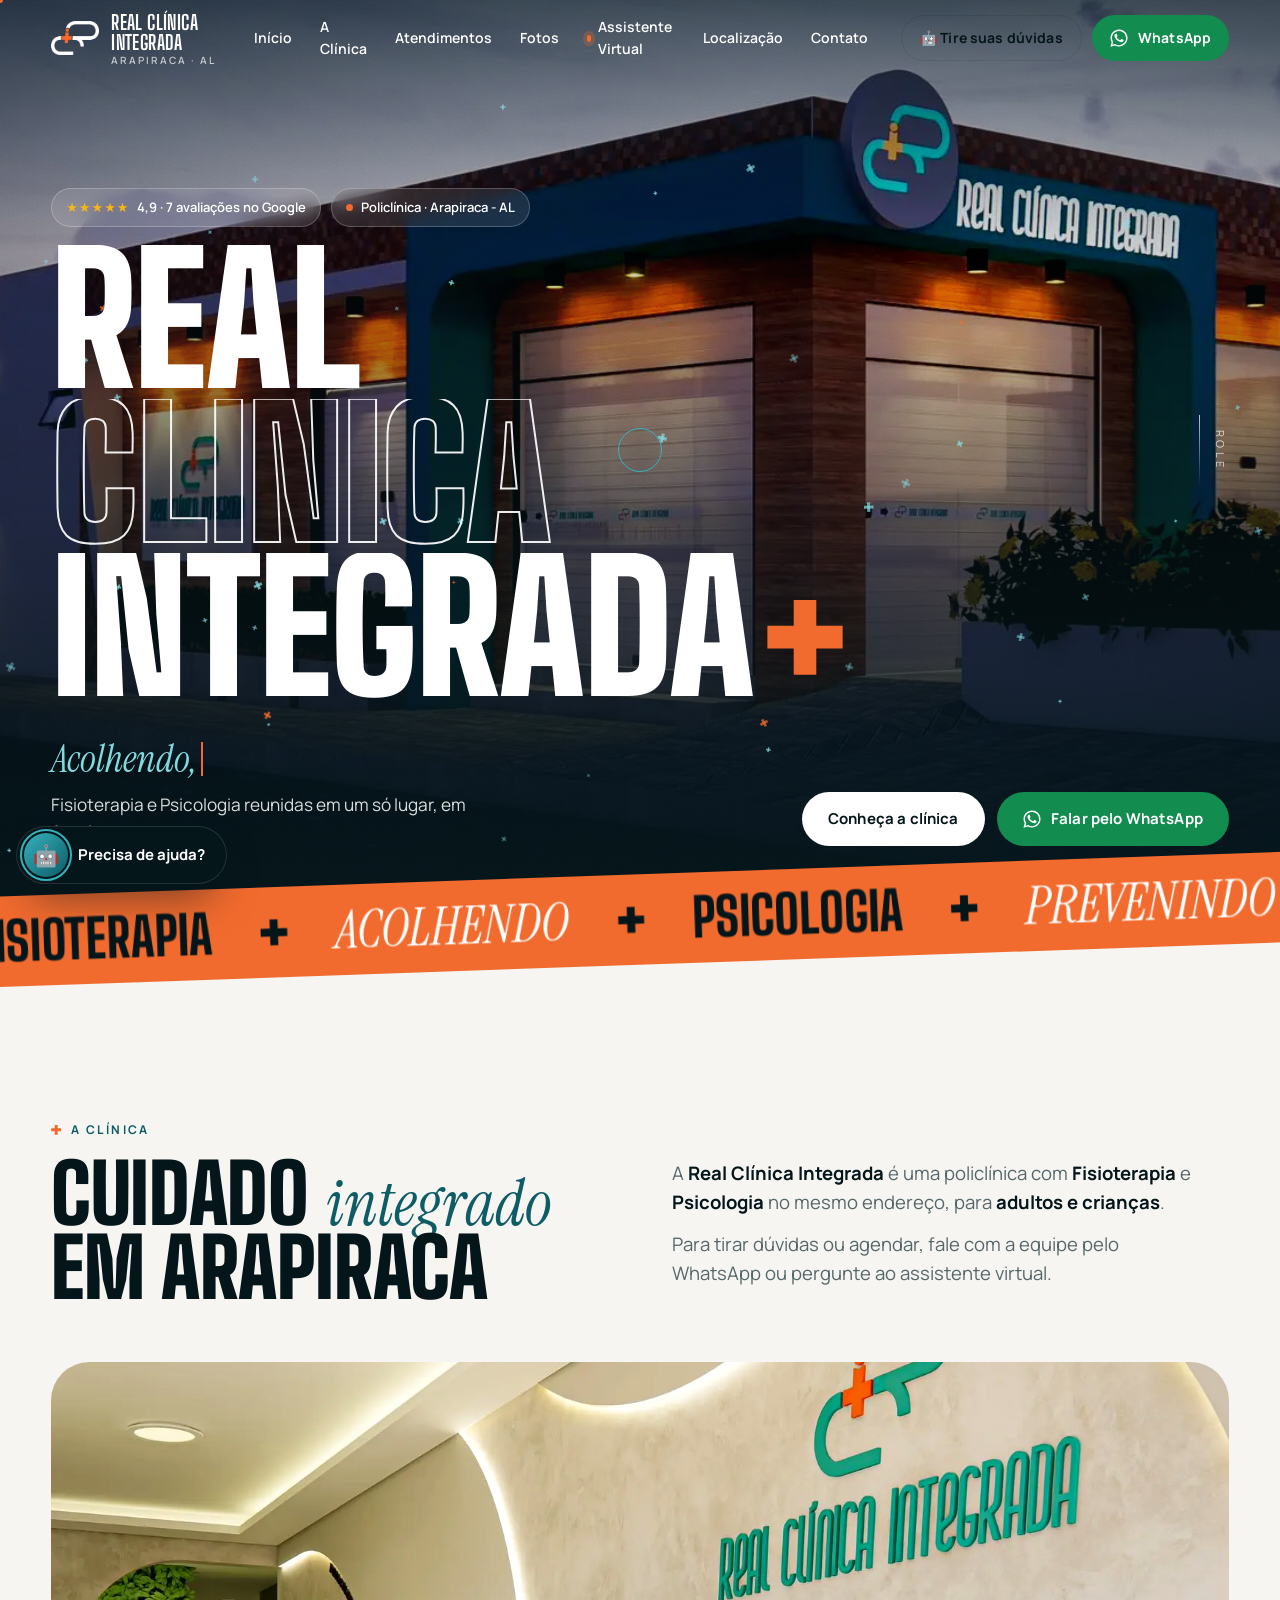
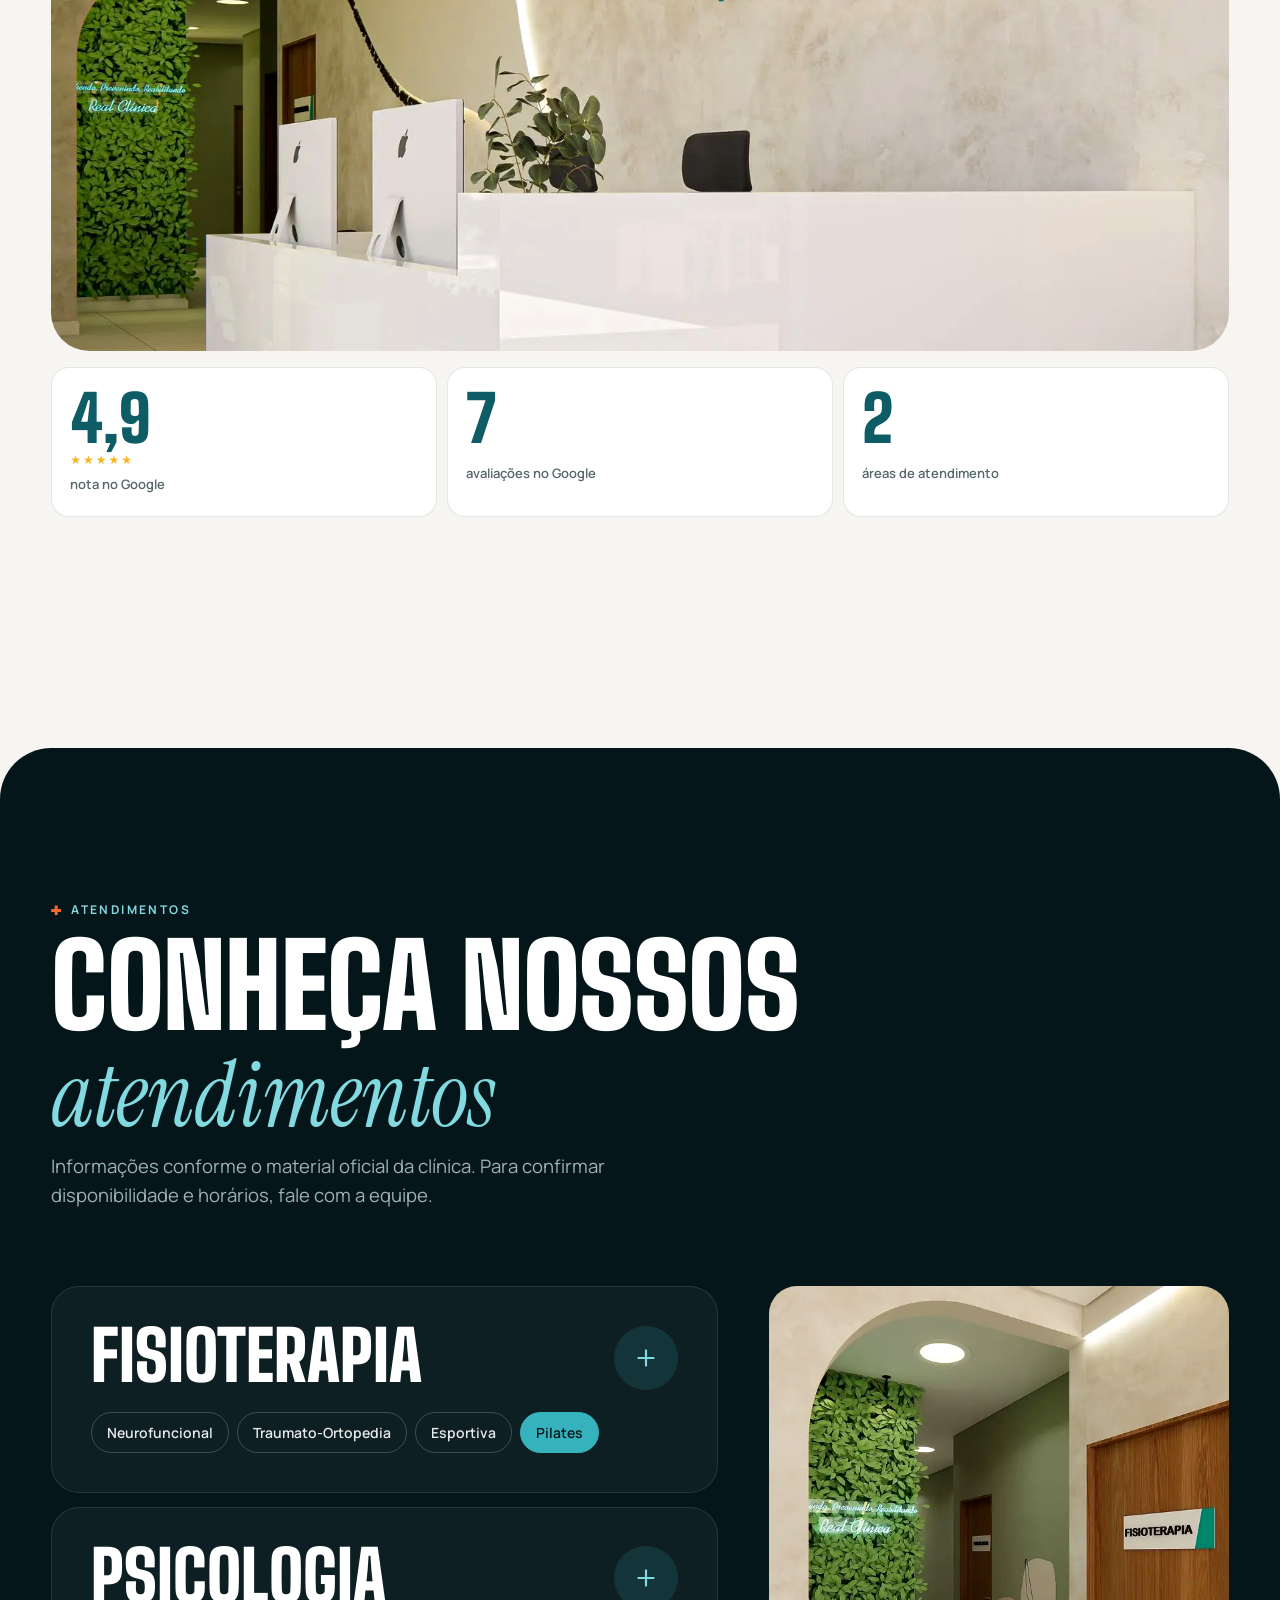
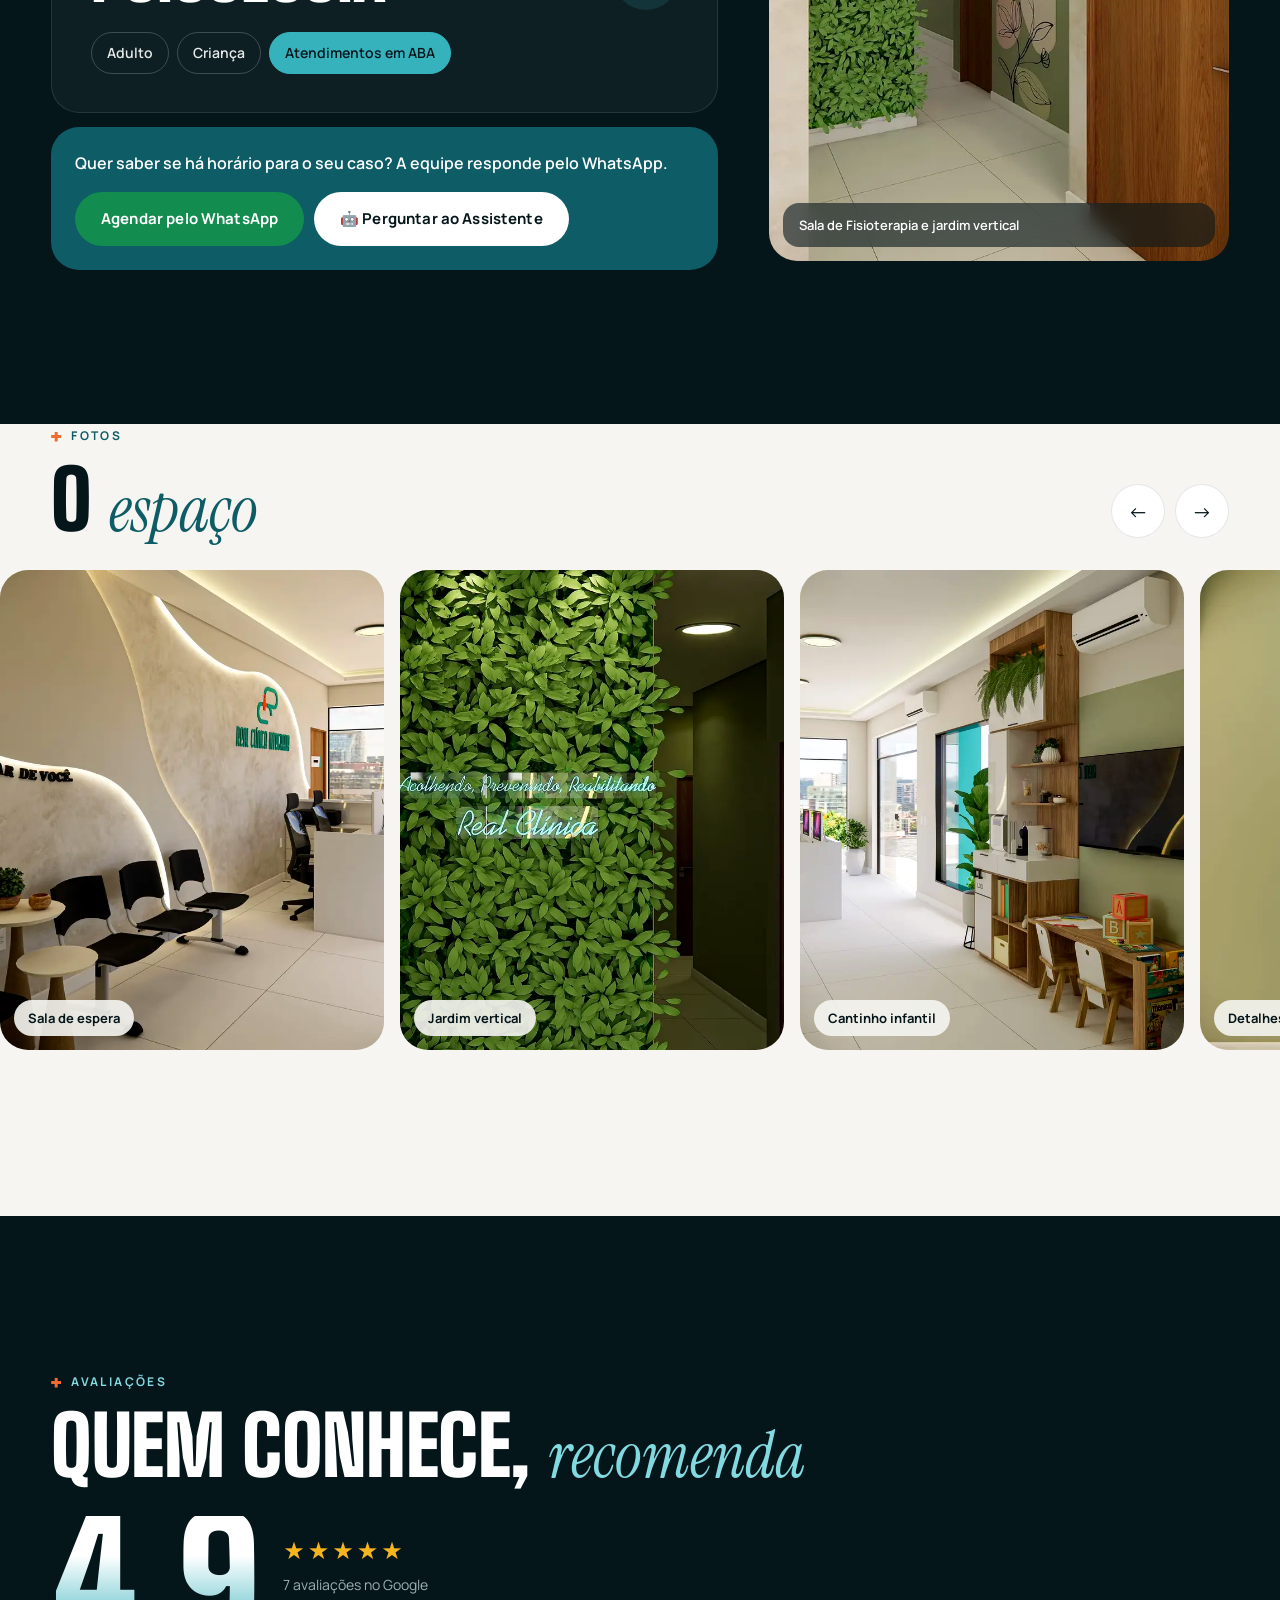
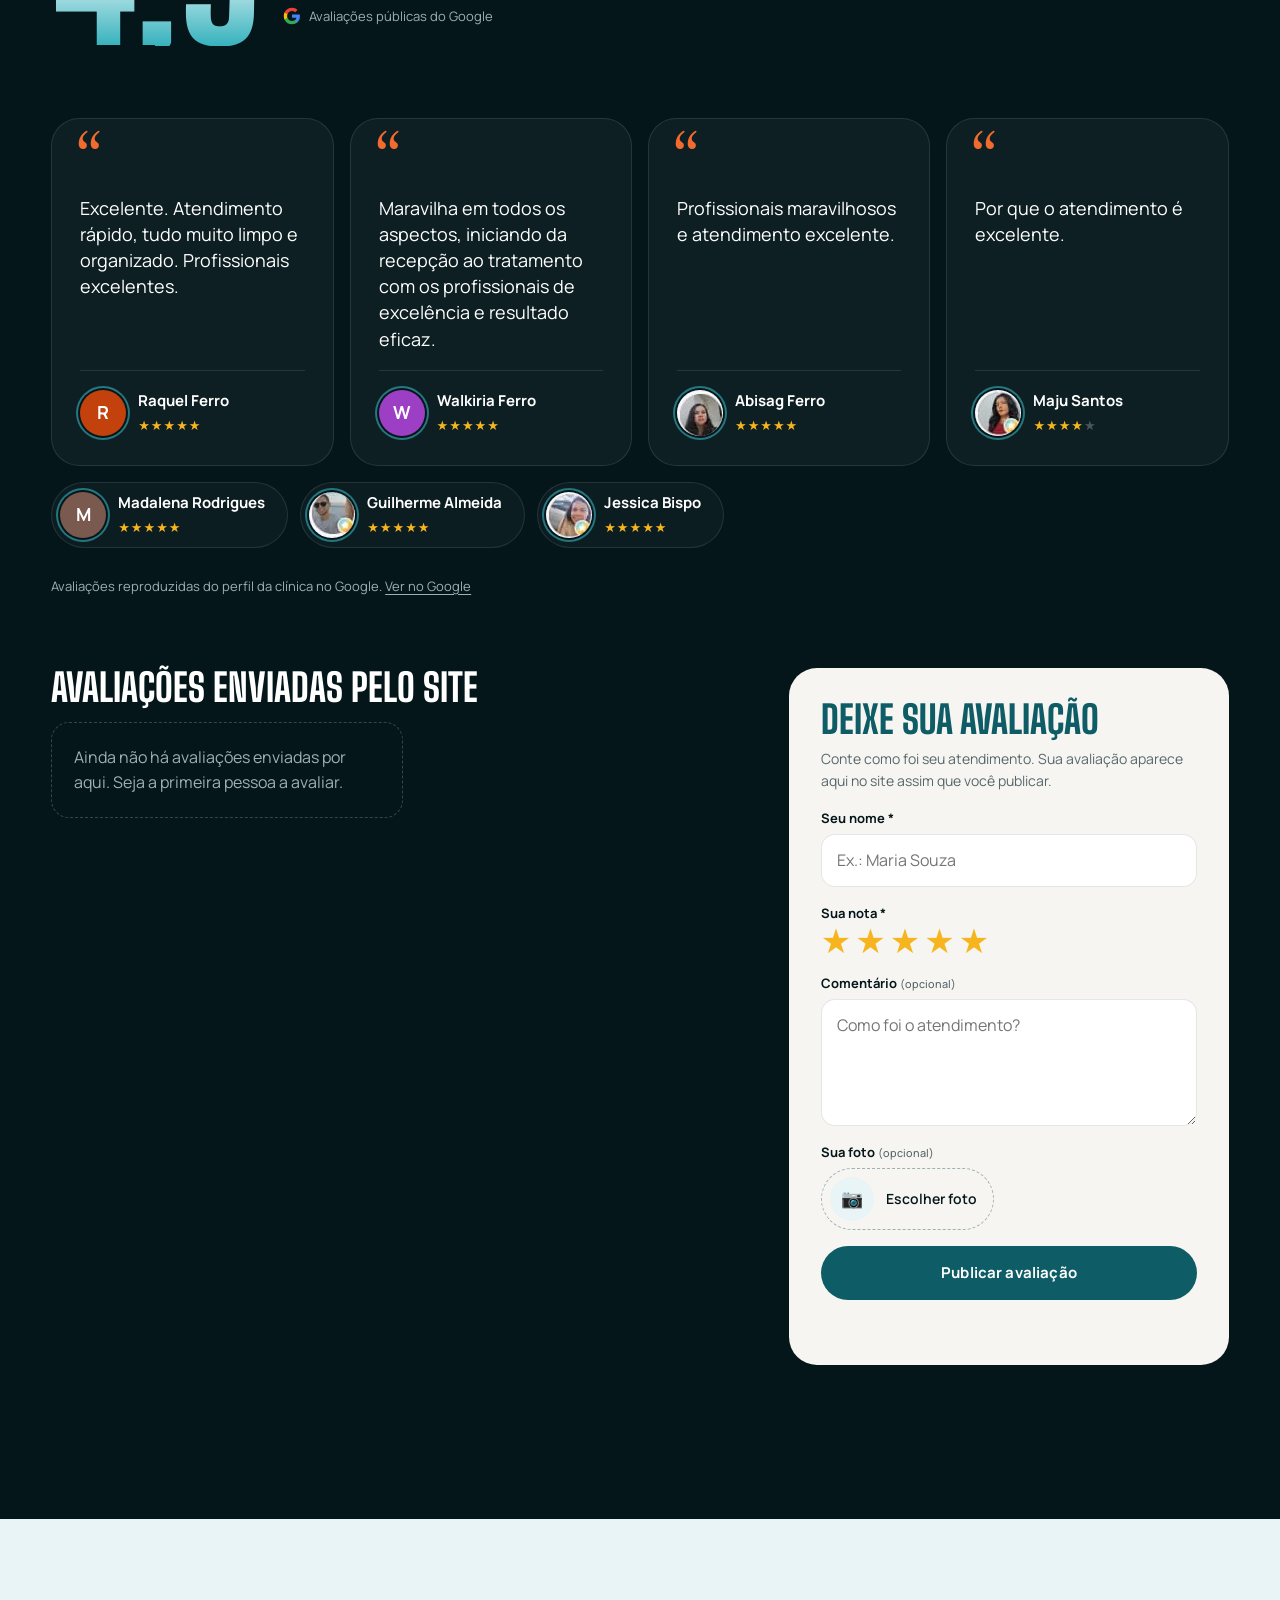
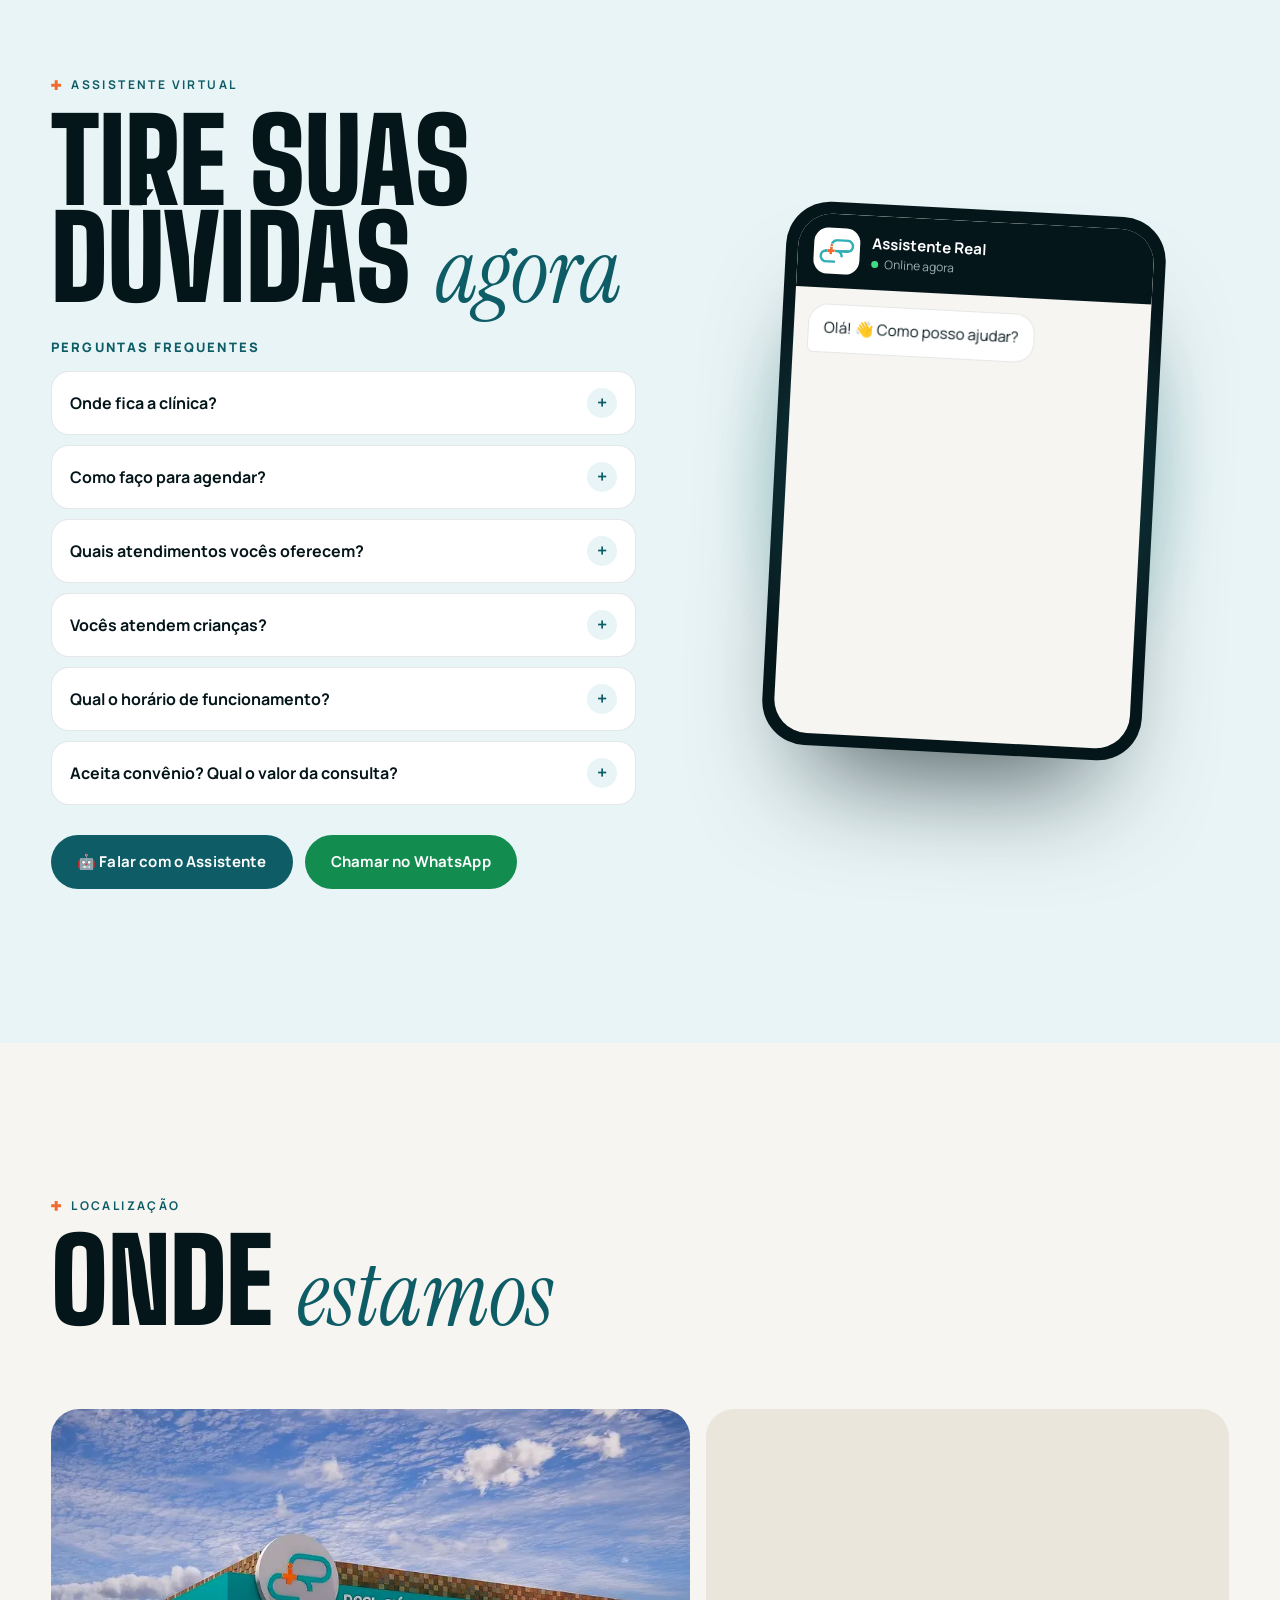
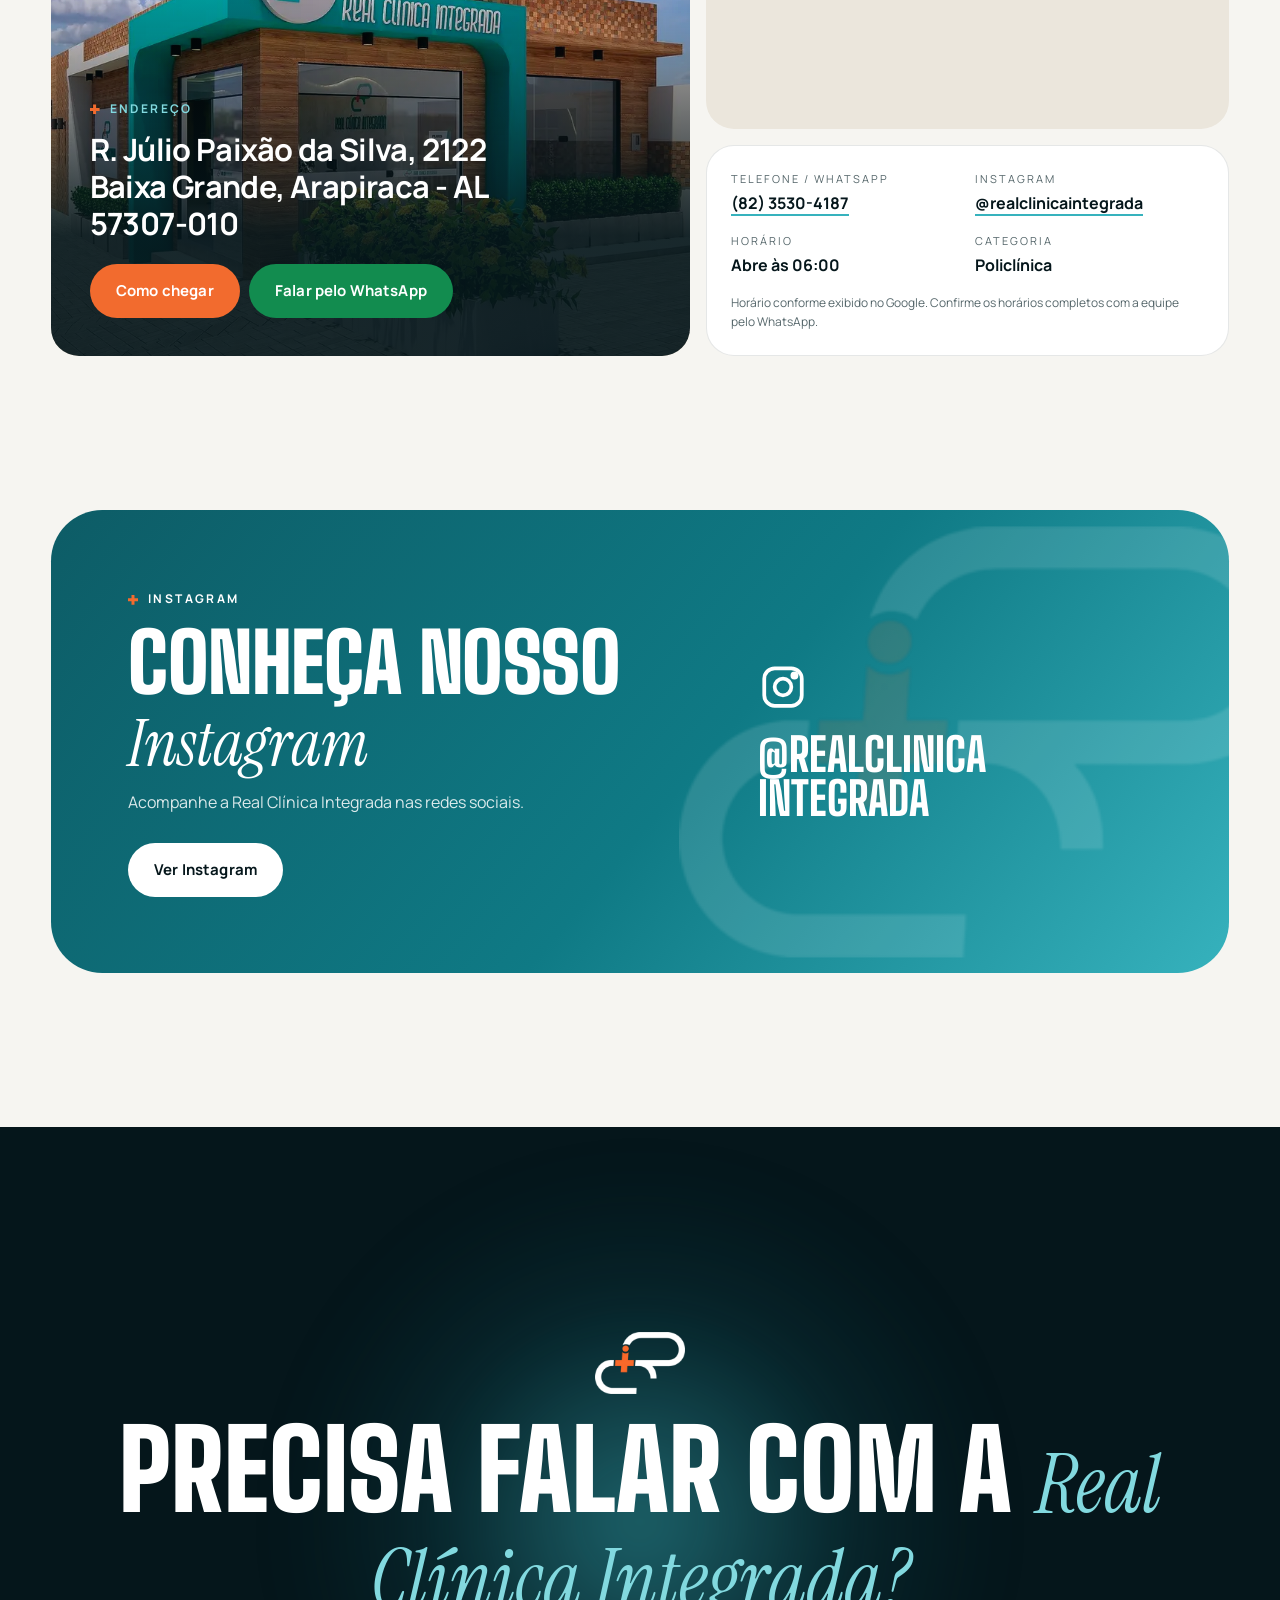
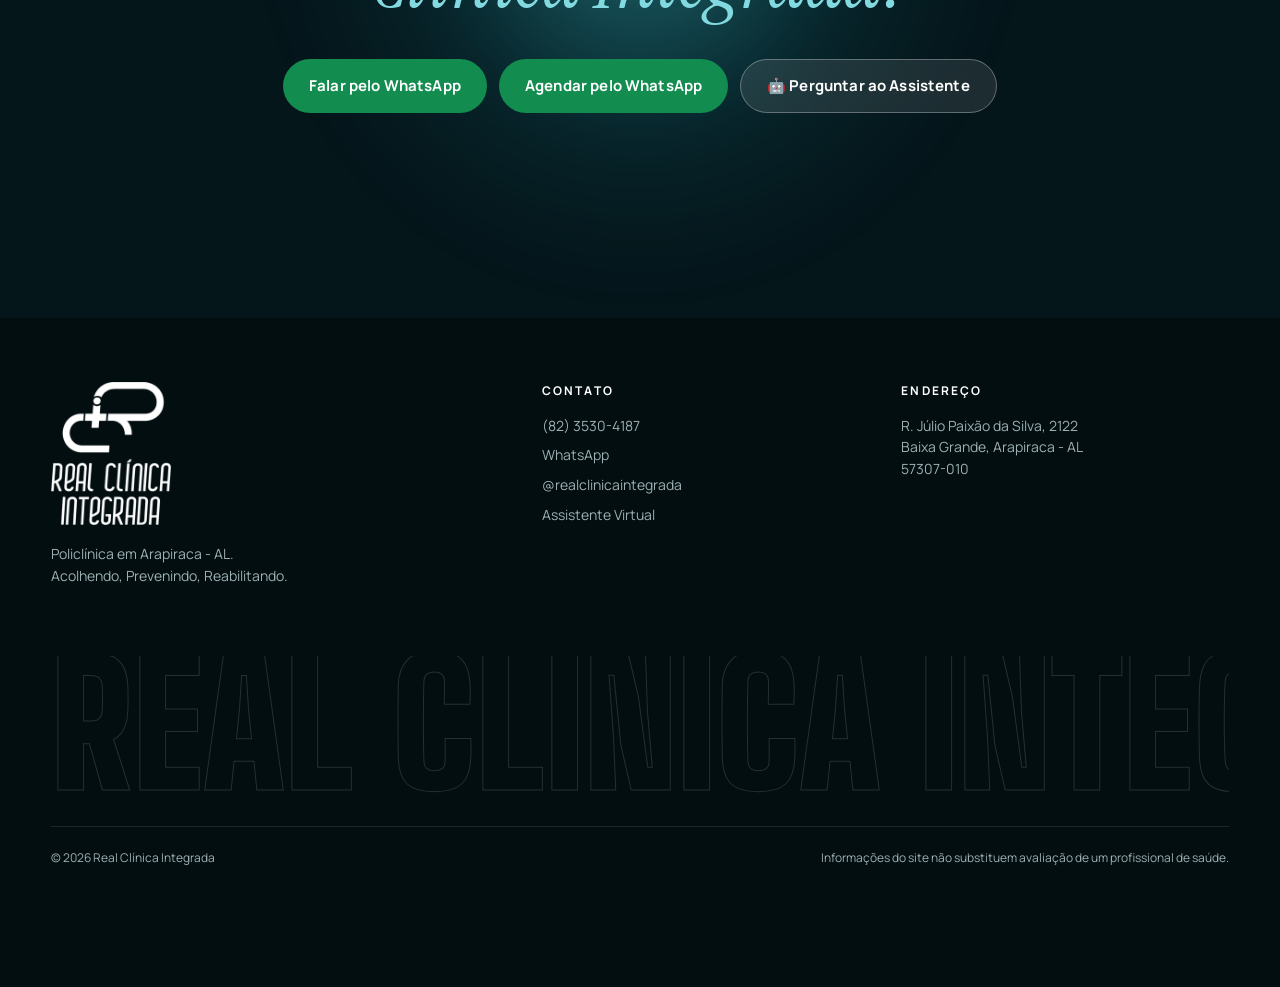
<file: index.html>
<!doctype html>
<html lang="pt-BR">
<head>
  <meta charset="utf-8" />
  <meta name="viewport" content="width=device-width, initial-scale=1, viewport-fit=cover" />
  <title>Real Clínica Integrada | Arapiraca - AL</title>
  <meta name="description" content="Real Clínica Integrada, policlínica em Arapiraca - AL. Fisioterapia (Neurofuncional, Traumato-Ortopedia, Esportiva e Pilates) e Psicologia para adultos e crianças, com atendimentos em ABA. R. Júlio Paixão da Silva, 2122 - Baixa Grande. WhatsApp (82) 3530-4187." />
  <meta name="theme-color" content="#05161b" />
  <link rel="canonical" href="./" />
  <meta property="og:type" content="website" />
  <meta property="og:locale" content="pt_BR" />
  <meta property="og:title" content="Real Clínica Integrada | Arapiraca - AL" />
  <meta property="og:description" content="Acolhendo, Prevenindo, Reabilitando. Fisioterapia e Psicologia em Arapiraca - AL." />
  <meta property="og:image" content="assets/img/og-recepcao.jpg" />
  <meta name="twitter:card" content="summary_large_image" />
  <link rel="icon" type="image/png" href="assets/img/favicon.png" />
  <link rel="apple-touch-icon" href="assets/img/apple-touch-icon.png" />
  <link rel="preconnect" href="https://fonts.googleapis.com" />
  <link rel="preconnect" href="https://fonts.gstatic.com" crossorigin />
  <link href="https://fonts.googleapis.com/css2?family=Big+Shoulders+Display:wght@700;800;900&family=Instrument+Serif:ital@0;1&family=Manrope:wght@400;500;600;700;800&display=swap" rel="stylesheet" />
  <link rel="preload" as="image" href="assets/img/fachada-noite-1600.webp" imagesrcset="assets/img/fachada-noite-860.webp 860w, assets/img/fachada-noite-1600.webp 1600w" imagesizes="100vw" />
  <link rel="stylesheet" href="assets/css/style.css" />
  <script>document.documentElement.classList.add("js");</script>
  <script type="application/ld+json">
  {
    "@context": "https://schema.org",
    "@type": "MedicalClinic",
    "name": "Real Clínica Integrada",
    "slogan": "Acolhendo, Prevenindo, Reabilitando",
    "telephone": "+55-82-3530-4187",
    "image": "assets/img/og-recepcao.jpg",
    "address": {
      "@type": "PostalAddress",
      "streetAddress": "R. Júlio Paixão da Silva, 2122 - Baixa Grande",
      "addressLocality": "Arapiraca",
      "addressRegion": "AL",
      "postalCode": "57307-010",
      "addressCountry": "BR"
    },
    "sameAs": ["https://www.instagram.com/realclinicaintegrada/"],
    "aggregateRating": { "@type": "AggregateRating", "ratingValue": "4.9", "reviewCount": "7" }
  }
  </script>
</head>
<body class="is-locked">

  <!-- PRELOADER -->
  <div class="loader" id="loader" aria-hidden="true">
    <div class="loader__inner">
      <div class="loader__mark"><img src="assets/img/logo-mark.png" alt="" width="256" height="178" /></div>
      <div class="loader__count"><span id="loaderCount">0</span>%</div>
    </div>
  </div>

  <div class="progress" aria-hidden="true"></div>
  <div class="cursor" aria-hidden="true"><span>Ver</span></div>
  <div class="cursor-dot" aria-hidden="true"></div>

  <!-- HEADER -->
  <header class="header" id="header">
    <div class="wrap">
      <a href="#inicio" class="brand" aria-label="Real Clínica Integrada — início">
        <img class="brand__mark brand__mark--light" src="assets/img/logo-mark-light.png" alt="" width="256" height="178" />
        <img class="brand__mark brand__mark--dark" src="assets/img/logo-mark.png" alt="" width="256" height="178" />
        <span class="brand__name">Real Clínica Integrada<small>Arapiraca · AL</small></span>
      </a>
      <nav class="nav" aria-label="Menu principal">
        <a href="#inicio">Início</a>
        <a href="#a-clinica">A Clínica</a>
        <a href="#atendimentos">Atendimentos</a>
        <a href="#fotos">Fotos</a>
        <a href="assistente.html" class="is-ai">Assistente Virtual</a>
        <a href="#localizacao">Localização</a>
        <a href="#contato">Contato</a>
      </nav>
      <div class="header__cta">
        <button class="btn btn--ghost" type="button" data-open-chat>🤖 Tire suas dúvidas</button>
        <a class="btn btn--wa" href="https://wa.me/558235304187?text=Ol%C3%A1!%20Gostaria%20de%20saber%20mais%20sobre%20a%20Real%20Cl%C3%ADnica%20Integrada." target="_blank" rel="noopener" aria-label="Falar pelo WhatsApp">
          <svg viewBox="0 0 24 24" fill="currentColor" aria-hidden="true"><path d="M17.47 14.38c-.3-.15-1.75-.86-2.02-.96-.27-.1-.47-.15-.67.15-.2.3-.77.96-.94 1.16-.17.2-.35.22-.65.07-.3-.15-1.26-.46-2.4-1.48-.89-.79-1.49-1.77-1.66-2.07-.17-.3-.02-.46.13-.61.13-.13.3-.35.45-.52.15-.17.2-.3.3-.5.1-.2.05-.37-.02-.52-.08-.15-.67-1.61-.92-2.21-.24-.58-.49-.5-.67-.51h-.57c-.2 0-.52.07-.79.37-.27.3-1.04 1.02-1.04 2.48s1.06 2.88 1.21 3.08c.15.2 2.1 3.2 5.08 4.48.71.31 1.26.49 1.69.63.71.23 1.36.2 1.87.12.57-.09 1.75-.72 2-1.41.25-.69.25-1.29.17-1.41-.07-.12-.27-.2-.57-.35zM12.04 21.5h-.01a9.4 9.4 0 0 1-4.8-1.31l-.34-.2-3.57.94.95-3.48-.22-.36a9.4 9.4 0 0 1-1.44-5.02c0-5.2 4.23-9.43 9.44-9.43 2.52 0 4.89.98 6.67 2.77a9.37 9.37 0 0 1 2.76 6.67c0 5.2-4.24 9.42-9.44 9.42zm8.03-17.45A11.27 11.27 0 0 0 12.04.72C5.79.72.7 5.8.7 12.05c0 2 .52 3.95 1.52 5.66L.6 23.6l6.03-1.58a11.3 11.3 0 0 0 5.4 1.38h.01c6.25 0 11.34-5.08 11.34-11.33 0-3.03-1.18-5.88-3.31-8.02z"/></svg>
          <span>WhatsApp</span>
        </a>
        <button class="burger" type="button" aria-label="Abrir menu" aria-expanded="false" aria-controls="mobileMenu"><span></span><span></span></button>
      </div>
    </div>
  </header>

  <div class="mobile-menu" id="mobileMenu" aria-hidden="true">
    <ol>
      <li><a class="mm-link" href="#inicio">Início</a></li>
      <li><a class="mm-link" href="#a-clinica">A Clínica</a></li>
      <li><a class="mm-link" href="#atendimentos">Atendimentos</a></li>
      <li><a class="mm-link" href="#fotos">Fotos</a></li>
      <li><a class="mm-link" href="assistente.html">Assistente Virtual</a></li>
      <li><a class="mm-link" href="#localizacao">Localização</a></li>
      <li><a class="mm-link" href="#contato">Contato</a></li>
    </ol>
    <div class="mobile-menu__foot">
      <a class="btn btn--wa btn--xl" href="https://wa.me/558235304187?text=Ol%C3%A1!%20Gostaria%20de%20saber%20mais%20sobre%20a%20Real%20Cl%C3%ADnica%20Integrada." target="_blank" rel="noopener">Falar pelo WhatsApp</a>
      <button class="btn btn--glass" type="button" data-open-chat>🤖 Tire suas dúvidas</button>
    </div>
  </div>

  <main>
    <!-- HERO -->
    <section class="hero" id="inicio" aria-label="Real Clínica Integrada">
      <div class="hero__media" data-hero-media>
        <img src="assets/img/fachada-noite-1600.webp" srcset="assets/img/fachada-noite-860.webp 860w, assets/img/fachada-noite-1600.webp 1600w" sizes="100vw" alt="Fachada da Real Clínica Integrada iluminada ao entardecer, com letreiro e logo" width="1600" height="884" fetchpriority="high" />
      </div>
      <div class="hero__shade"></div>
      <canvas class="hero__particles" aria-hidden="true"></canvas>
      <div class="hero__grain"></div>

      <div class="hero__content wrap">
        <div class="hero__kicker fade-in">
          <span class="chip"><span class="stars" aria-hidden="true">★★★★★</span> 4,9 · 7 avaliações no Google</span>
          <span class="chip"><span class="dot" aria-hidden="true"></span> Policlínica · Arapiraca - AL</span>
        </div>
        <h1 class="hero__title">
          <span class="line"><span>Real</span></span>
          <span class="line"><span class="stroke">Clínica</span></span>
          <span class="line"><span>Integrada<i class="cross" aria-hidden="true"></i></span></span>
        </h1>
        <div class="hero__bottom">
          <p class="hero__lead fade-in">
            <span class="typed" aria-label="Acolhendo, Prevenindo, Reabilitando"><b data-typed></b><i></i></span>
            Fisioterapia e Psicologia reunidas em um só lugar, em Arapiraca.
          </p>
          <div class="hero__actions fade-in">
            <a class="btn btn--white" href="#a-clinica" data-magnetic>Conheça a clínica</a>
            <a class="btn btn--wa" href="https://wa.me/558235304187?text=Ol%C3%A1!%20Gostaria%20de%20saber%20mais%20sobre%20a%20Real%20Cl%C3%ADnica%20Integrada." target="_blank" rel="noopener" data-magnetic>
              <svg viewBox="0 0 24 24" fill="currentColor" aria-hidden="true"><path d="M17.47 14.38c-.3-.15-1.75-.86-2.02-.96-.27-.1-.47-.15-.67.15-.2.3-.77.96-.94 1.16-.17.2-.35.22-.65.07-.3-.15-1.26-.46-2.4-1.48-.89-.79-1.49-1.77-1.66-2.07-.17-.3-.02-.46.13-.61.13-.13.3-.35.45-.52.15-.17.2-.3.3-.5.1-.2.05-.37-.02-.52-.08-.15-.67-1.61-.92-2.21-.24-.58-.49-.5-.67-.51h-.57c-.2 0-.52.07-.79.37-.27.3-1.04 1.02-1.04 2.48s1.06 2.88 1.21 3.08c.15.2 2.1 3.2 5.08 4.48.71.31 1.26.49 1.69.63.71.23 1.36.2 1.87.12.57-.09 1.75-.72 2-1.41.25-.69.25-1.29.17-1.41-.07-.12-.27-.2-.57-.35zM12.04 21.5h-.01a9.4 9.4 0 0 1-4.8-1.31l-.34-.2-3.57.94.95-3.48-.22-.36a9.4 9.4 0 0 1-1.44-5.02c0-5.2 4.23-9.43 9.44-9.43 2.52 0 4.89.98 6.67 2.77a9.37 9.37 0 0 1 2.76 6.67c0 5.2-4.24 9.42-9.44 9.42zm8.03-17.45A11.27 11.27 0 0 0 12.04.72C5.79.72.7 5.8.7 12.05c0 2 .52 3.95 1.52 5.66L.6 23.6l6.03-1.58a11.3 11.3 0 0 0 5.4 1.38h.01c6.25 0 11.34-5.08 11.34-11.33 0-3.03-1.18-5.88-3.31-8.02z"/></svg>
              Falar pelo WhatsApp
            </a>
          </div>
        </div>
      </div>
      <div class="hero__scroll" aria-hidden="true">Role</div>
    </section>

    <!-- MARQUEE -->
    <div class="marquee marquee--tilt" aria-hidden="true">
      <div class="marquee__track" data-marquee>
        <div class="marquee__group">
          <span>Fisioterapia</span><span class="serif">acolhendo</span><span>Psicologia</span><span class="serif">prevenindo</span><span>Pilates</span><span class="serif">reabilitando</span><span>ABA</span>
        </div>
      </div>
    </div>

    <!-- A CLÍNICA -->
    <section class="section about" id="a-clinica">
      <div class="wrap">
        <div class="about__intro">
          <div>
            <span class="eyebrow" data-reveal>A Clínica</span>
            <h2 class="h-lg" data-reveal style="margin-top:16px">Cuidado <span class="serif">integrado</span> em Arapiraca</h2>
          </div>
          <div class="about__text">
            <p data-reveal>A <strong>Real Clínica Integrada</strong> é uma policlínica com <strong>Fisioterapia</strong> e <strong>Psicologia</strong> no mesmo endereço, para <strong>adultos e crianças</strong>.</p>
            <p data-reveal>Para tirar dúvidas ou agendar, fale com a equipe pelo WhatsApp ou pergunte ao assistente virtual.</p>
          </div>
        </div>

        <figure class="about__photo" data-reveal>
          <img src="assets/img/recepcao-balcao-1600.webp" srcset="assets/img/recepcao-balcao-860.webp 860w, assets/img/recepcao-balcao-1600.webp 1600w" sizes="(max-width: 860px) 100vw, 1300px" alt="Recepção da Real Clínica Integrada com balcão branco e madeira, logo na parede iluminada e jardim vertical ao fundo" width="1600" height="1600" loading="lazy" />
          <figcaption class="about__float">
            <img src="assets/img/logo-mark.png" alt="" width="256" height="178" loading="lazy" />
            <span><b>Recepção</b><span>R. Júlio Paixão da Silva, 2122 · Baixa Grande</span></span>
          </figcaption>
        </figure>

        <div class="stats" data-reveal>
          <div class="stat"><b data-count="4.9" data-decimals="1">4,9</b><span class="stars" aria-hidden="true">★★★★★</span><span>nota no Google</span></div>
          <div class="stat"><b data-count="7">7</b><span>avaliações no Google</span></div>
          <div class="stat"><b data-count="2">2</b><span>áreas de atendimento</span></div>
        </div>
      </div>
    </section>

    <!-- ATENDIMENTOS -->
    <section class="section services" id="atendimentos">
      <div class="wrap">
        <div class="section__head">
          <span class="eyebrow eyebrow--light" data-reveal>Atendimentos</span>
          <h2 class="h-xl" data-reveal>Conheça nossos <span class="serif">atendimentos</span></h2>
          <p class="lead" data-reveal>Informações conforme o material oficial da clínica. Para confirmar disponibilidade e horários, fale com a equipe.</p>
        </div>

        <div class="services__layout">
          <div class="svc-list">
            <article class="svc" data-reveal>
              <div class="svc__top">
                <h3>Fisioterapia</h3>
                <span class="svc__icon" aria-hidden="true"><svg viewBox="0 0 24 24" fill="none" stroke="currentColor" stroke-width="2" stroke-linecap="round"><path d="M12 5v14M5 12h14"/></svg></span>
              </div>
              <ul>
                <li>Neurofuncional</li>
                <li>Traumato-Ortopedia</li>
                <li>Esportiva</li>
                <li class="k">Pilates</li>
              </ul>
            </article>
            <article class="svc" data-reveal>
              <div class="svc__top">
                <h3>Psicologia</h3>
                <span class="svc__icon" aria-hidden="true"><svg viewBox="0 0 24 24" fill="none" stroke="currentColor" stroke-width="2" stroke-linecap="round"><path d="M12 5v14M5 12h14"/></svg></span>
              </div>
              <ul>
                <li>Adulto</li>
                <li>Criança</li>
                <li class="k">Atendimentos em ABA</li>
              </ul>
            </article>
            <div class="svc-note" data-reveal>
              <p>Quer saber se há horário para o seu caso? A equipe responde pelo WhatsApp.</p>
              <div class="svc-note__btns">
                <a class="btn btn--wa" href="https://wa.me/558235304187?text=Ol%C3%A1!%20Gostaria%20de%20agendar%20um%20atendimento%20na%20Real%20Cl%C3%ADnica%20Integrada." target="_blank" rel="noopener">Agendar pelo WhatsApp</a>
                <button class="btn btn--white" type="button" data-open-chat data-ask="Quais atendimentos vocês oferecem?">🤖 Perguntar ao Assistente</button>
              </div>
            </div>
          </div>

          <figure class="svc-photo" data-reveal>
            <img src="assets/img/arco-fisioterapia-860.webp" srcset="assets/img/arco-fisioterapia-860.webp 860w, assets/img/arco-fisioterapia-1600.webp 1440w" sizes="(max-width: 1180px) 100vw, 460px" alt="Corredor da clínica com arco, jardim vertical com neon e porta da sala de Fisioterapia" width="1440" height="1440" loading="lazy" />
            <figcaption>Sala de Fisioterapia e jardim vertical</figcaption>
          </figure>
        </div>
      </div>
    </section>

    <!-- FOTOS -->
    <section class="section gallery" id="fotos" aria-label="Fotos do espaço">
      <div class="wrap">
        <div class="gallery__head">
          <div>
            <span class="eyebrow" data-reveal>Fotos</span>
            <h2 class="h-lg" data-reveal style="margin-top:16px">O <span class="serif">espaço</span></h2>
          </div>
          <div class="gallery__nav" data-reveal>
            <button type="button" class="gnav" data-gnav="-1" aria-label="Foto anterior">←</button>
            <button type="button" class="gnav" data-gnav="1" aria-label="Próxima foto">→</button>
          </div>
        </div>
      </div>
      <div class="gallery__track" data-gallery tabindex="0" aria-label="Galeria de fotos, deslize para os lados">
        <figure class="gallery__item" data-lightbox data-cursor="view">
          <img src="assets/img/recepcao-cuidar-860.webp" data-full="assets/img/recepcao-cuidar-1600.webp" alt="Sala de espera com parede de textura iluminada, frase “cuidar de você” e logo da clínica" width="860" height="860" loading="lazy" />
          <figcaption>Sala de espera</figcaption>
        </figure>
        <figure class="gallery__item" data-lightbox data-cursor="view">
          <img src="assets/img/jardim-neon-860.webp" data-full="assets/img/jardim-neon-1600.webp" alt="Jardim vertical com letreiro em neon “Acolhendo, Prevenindo, Reabilitando — Real Clínica”" width="860" height="860" loading="lazy" />
          <figcaption>Jardim vertical</figcaption>
        </figure>
        <figure class="gallery__item" data-lightbox data-cursor="view">
          <img src="assets/img/espaco-infantil-860.webp" data-full="assets/img/espaco-infantil-1600.webp" alt="Cantinho infantil com mesa, cadeirinhas, livros e brinquedos na recepção" width="860" height="860" loading="lazy" />
          <figcaption>Cantinho infantil</figcaption>
        </figure>
        <figure class="gallery__item" data-lightbox data-cursor="view">
          <img src="assets/img/espelho-jardim-860.webp" data-full="assets/img/espelho-jardim-1600.webp" alt="Espelho redondo refletindo ilustração de flor ao lado do jardim vertical" width="688" height="860" loading="lazy" />
          <figcaption>Detalhes</figcaption>
        </figure>
        <figure class="gallery__item" data-lightbox data-cursor="view">
          <img src="assets/img/corredor-860.webp" data-full="assets/img/corredor-1600.webp" alt="Corredor de salas com paredes verdes e porta com acessibilidade" width="688" height="860" loading="lazy" />
          <figcaption>Corredor das salas</figcaption>
        </figure>
      </div>
    </section>

    <!-- AVALIAÇÕES -->
    <section class="section reviews" id="avaliacoes">
      <div class="wrap">
        <div class="reviews__top">
          <div>
            <span class="eyebrow eyebrow--light" data-reveal>Avaliações</span>
            <h2 class="h-lg" data-reveal style="margin-top:16px">Quem conhece, <span class="serif">recomenda</span></h2>
          </div>
          <div class="score" data-reveal>
            <b data-count="4.9" data-decimals="1">4,9</b>
            <div>
              <span class="stars" aria-label="Nota 4,9 de 5">★★★★★</span>
              <small>7 avaliações no Google</small>
              <span class="g-badge"><svg viewBox="0 0 24 24" aria-hidden="true"><path fill="#4285F4" d="M22.56 12.25c0-.78-.07-1.53-.2-2.25H12v4.26h5.92a5.06 5.06 0 0 1-2.2 3.32v2.77h3.57c2.08-1.92 3.27-4.74 3.27-8.1z"/><path fill="#34A853" d="M12 23c2.97 0 5.46-.98 7.28-2.66l-3.57-2.77c-.98.66-2.23 1.06-3.71 1.06-2.86 0-5.29-1.93-6.16-4.53H2.18v2.84A11 11 0 0 0 12 23z"/><path fill="#FBBC05" d="M5.84 14.09A6.6 6.6 0 0 1 5.49 12c0-.73.13-1.43.35-2.09V7.07H2.18A11 11 0 0 0 1 12c0 1.78.43 3.45 1.18 4.93l3.66-2.84z"/><path fill="#EA4335" d="M12 5.38c1.62 0 3.06.56 4.21 1.64l3.15-3.15C17.45 2.09 14.97 1 12 1A11 11 0 0 0 2.18 7.07l3.66 2.84C6.71 7.31 9.14 5.38 12 5.38z"/></svg> Avaliações públicas do Google</span>
            </div>
          </div>
        </div>

        <div class="rv-track">
          <article class="rv" data-reveal>
            <span class="rv__quote" aria-hidden="true">“</span>
            <p>Excelente. Atendimento rápido, tudo muito limpo e organizado. Profissionais excelentes.</p>
            <div class="rv__who"><span class="avatar" style="background:#c2410c" aria-hidden="true">R</span><div><b>Raquel Ferro</b><span class="stars" aria-label="5 estrelas">★★★★★</span></div></div>
          </article>
          <article class="rv" data-reveal style="--d:.08s">
            <span class="rv__quote" aria-hidden="true">“</span>
            <p>Maravilha em todos os aspectos, iniciando da recepção ao tratamento com os profissionais de excelência e resultado eficaz.</p>
            <div class="rv__who"><span class="avatar" style="background:#9c3fc4" aria-hidden="true">W</span><div><b>Walkiria Ferro</b><span class="stars" aria-label="5 estrelas">★★★★★</span></div></div>
          </article>
          <article class="rv" data-reveal style="--d:.16s">
            <span class="rv__quote" aria-hidden="true">“</span>
            <p>Profissionais maravilhosos e atendimento excelente.</p>
            <div class="rv__who"><img class="avatar" src="assets/img/avaliacoes/abisag.webp" alt="Foto de perfil de Abisag Ferro" width="46" height="46" loading="lazy" /><div><b>Abisag Ferro</b><span class="stars" aria-label="5 estrelas">★★★★★</span></div></div>
          </article>
          <article class="rv" data-reveal style="--d:.24s">
            <span class="rv__quote" aria-hidden="true">“</span>
            <p>Por que o atendimento é excelente.</p>
            <div class="rv__who"><img class="avatar" src="assets/img/avaliacoes/maju.webp" alt="Foto de perfil de Maju Santos" width="46" height="46" loading="lazy" /><div><b>Maju Santos</b><span class="stars" aria-label="4 estrelas">★★★★<span class="off">★</span></span></div></div>
          </article>
        </div>

        <div class="rv-mini" data-reveal>
          <div class="rv__who"><span class="avatar" style="background:#7a5a4f" aria-hidden="true">M</span><div><b>Madalena Rodrigues</b><span class="stars" aria-label="5 estrelas">★★★★★</span></div></div>
          <div class="rv__who"><img class="avatar" src="assets/img/avaliacoes/guilherme.webp" alt="Foto de perfil de Guilherme Almeida" width="46" height="46" loading="lazy" /><div><b>Guilherme Almeida</b><span class="stars" aria-label="5 estrelas">★★★★★</span></div></div>
          <div class="rv__who"><img class="avatar" src="assets/img/avaliacoes/jessica.webp" alt="Foto de perfil de Jessica Bispo" width="46" height="46" loading="lazy" /><div><b>Jessica Bispo</b><span class="stars" aria-label="5 estrelas">★★★★★</span></div></div>
        </div>
        <p class="reviews__note">Avaliações reproduzidas do perfil da clínica no Google. <a href="https://www.google.com/maps/search/?api=1&amp;query=Real+Cl%C3%ADnica+Integrada+Arapiraca" target="_blank" rel="noopener">Ver no Google</a></p>
        <div class="site-reviews" id="deixe-sua-avaliacao">
          <div class="site-reviews__list">
            <h3 class="site-reviews__title">Avaliações enviadas pelo site</h3>
            <div class="site-reviews__items" data-site-reviews aria-live="polite">
              <p class="site-reviews__empty" data-reviews-empty>Ainda não há avaliações enviadas por aqui. Seja a primeira pessoa a avaliar.</p>
            </div>
          </div>

          <form class="rv-form" data-review-form novalidate>
            <h3>Deixe sua avaliação</h3>
            <p class="rv-form__hint">Conte como foi seu atendimento. Sua avaliação aparece aqui no site assim que você publicar.</p>

            <label class="field">
              <span>Seu nome *</span>
              <input id="rv-name" name="nome" type="text" maxlength="60" autocomplete="name" required placeholder="Ex.: Maria Souza" />
            </label>

            <fieldset class="field stars-input">
              <legend>Sua nota *</legend>
              <div class="stars-input__row">
                <input type="radio" id="rv-s5" name="nota" value="5" checked /><label for="rv-s5" title="5 estrelas">★</label>
                <input type="radio" id="rv-s4" name="nota" value="4" /><label for="rv-s4" title="4 estrelas">★</label>
                <input type="radio" id="rv-s3" name="nota" value="3" /><label for="rv-s3" title="3 estrelas">★</label>
                <input type="radio" id="rv-s2" name="nota" value="2" /><label for="rv-s2" title="2 estrelas">★</label>
                <input type="radio" id="rv-s1" name="nota" value="1" /><label for="rv-s1" title="1 estrela">★</label>
              </div>
            </fieldset>

            <label class="field">
              <span>Comentário <small>(opcional)</small></span>
              <textarea id="rv-comment" name="comentario" rows="4" maxlength="600" placeholder="Como foi o atendimento?"></textarea>
            </label>

            <div class="field">
              <span>Sua foto <small>(opcional)</small></span>
              <label class="photo-pick" for="rv-photo">
                <span class="photo-pick__preview" data-photo-preview aria-hidden="true">📷</span>
                <span data-photo-label>Escolher foto</span>
              </label>
              <input id="rv-photo" name="foto" type="file" accept="image/*" class="sr-only" />
            </div>

            <button class="btn" type="submit" data-review-submit>Publicar avaliação</button>
            <p class="rv-form__status" data-review-status role="status"></p>
          </form>
        </div>
      </div>
    </section>

    <!-- ASSISTENTE -->
    <section class="section ai-band" id="assistente">
      <div class="wrap ai-band__card">
        <div>
          <span class="eyebrow" data-reveal>Assistente Virtual</span>
          <h2 class="h-xl" data-reveal style="margin-top:16px">Tire suas dúvidas <span class="serif">agora</span></h2>

          <div class="faq" data-reveal>
            <h3 class="faq__title">Perguntas frequentes</h3>
            <details>
              <summary>Onde fica a clínica?</summary>
              <p>Na R. Júlio Paixão da Silva, 2122 - Baixa Grande, Arapiraca - AL, 57307-010. <a href="https://www.google.com/maps/dir/?api=1&amp;destination=R.%20J%C3%BAlio%20Paix%C3%A3o%20da%20Silva%2C%202122%20-%20Baixa%20Grande%2C%20Arapiraca%20-%20AL%2C%2057307-010" target="_blank" rel="noopener">Ver rota no Google Maps</a></p>
            </details>
            <details>
              <summary>Como faço para agendar?</summary>
              <p>O agendamento é feito diretamente com a equipe pelo WhatsApp (82) 3530-4187.</p>
            </details>
            <details>
              <summary>Quais atendimentos vocês oferecem?</summary>
              <p>Fisioterapia (Neurofuncional, Traumato-Ortopedia, Esportiva e Pilates) e Psicologia para adultos e crianças, com atendimentos em ABA.</p>
            </details>
            <details>
              <summary>Vocês atendem crianças?</summary>
              <p>Sim. A Psicologia atende adultos e crianças, incluindo atendimentos em ABA. A recepção também tem um cantinho infantil.</p>
            </details>
            <details>
              <summary>Qual o horário de funcionamento?</summary>
              <p>Pelo Google, a clínica abre às 06:00. Para confirmar os horários completos, fale com a equipe pelo WhatsApp.</p>
            </details>
            <details>
              <summary>Aceita convênio? Qual o valor da consulta?</summary>
              <p>Essas informações são passadas pela equipe. Fale pelo WhatsApp para confirmar valores, convênios e formas de pagamento.</p>
            </details>
          </div>

          <div class="ai-band__btns" data-reveal>
            <button class="btn" type="button" data-open-chat data-magnetic>🤖 Falar com o Assistente</button>
            <a class="btn btn--wa" href="https://wa.me/558235304187?text=Ol%C3%A1!%20Gostaria%20de%20saber%20mais%20sobre%20a%20Real%20Cl%C3%ADnica%20Integrada." target="_blank" rel="noopener" data-magnetic>Chamar no WhatsApp</a>
          </div>
        </div>
        <div class="phone" data-demo aria-hidden="true">
          <div class="phone__screen">
            <div class="chat__head">
              <span class="chat__ava"><img src="assets/img/logo-mark.png" alt="" width="256" height="178" /></span>
              <div><b>Assistente Real</b><small>Online agora</small></div>
            </div>
            <div class="demo-body"></div>
          </div>
        </div>
      </div>
    </section>

    <!-- LOCALIZAÇÃO -->
    <section class="section" id="localizacao">
      <div class="wrap">
        <div class="section__head">
          <span class="eyebrow" data-reveal>Localização</span>
          <h2 class="h-xl" data-reveal>Onde <span class="serif">estamos</span></h2>
        </div>
        <div class="where__grid">
          <div class="where__photo" data-parallax="-8" data-reveal>
            <img src="assets/img/fachada-dia-1600.webp" srcset="assets/img/fachada-dia-860.webp 860w, assets/img/fachada-dia-1600.webp 1440w" sizes="(max-width: 860px) 100vw, 700px" alt="Fachada da Real Clínica Integrada durante o dia, com letreiro azul-petróleo e flores amarelas" width="1440" height="1440" loading="lazy" />
            <div class="where__addr">
              <span class="eyebrow eyebrow--light">Endereço</span>
              <address>R. Júlio Paixão da Silva, 2122<br />Baixa Grande, Arapiraca - AL<br />57307-010</address>
              <div class="where__btns">
                <a class="btn btn--orange" href="https://www.google.com/maps/dir/?api=1&amp;destination=R.%20J%C3%BAlio%20Paix%C3%A3o%20da%20Silva%2C%202122%20-%20Baixa%20Grande%2C%20Arapiraca%20-%20AL%2C%2057307-010" target="_blank" rel="noopener" data-magnetic>Como chegar</a>
                <a class="btn btn--wa" href="https://wa.me/558235304187?text=Ol%C3%A1!%20Gostaria%20de%20saber%20mais%20sobre%20a%20Real%20Cl%C3%ADnica%20Integrada." target="_blank" rel="noopener">Falar pelo WhatsApp</a>
              </div>
            </div>
          </div>
          <div class="where__side">
            <div class="map" data-reveal>
              <iframe title="Mapa: Real Clínica Integrada, Arapiraca - AL" src="https://www.google.com/maps?q=R.%20J%C3%BAlio%20Paix%C3%A3o%20da%20Silva%2C%202122%20-%20Baixa%20Grande%2C%20Arapiraca%20-%20AL%2C%2057307-010&amp;output=embed" loading="lazy" referrerpolicy="no-referrer-when-downgrade" allowfullscreen></iframe>
            </div>
            <div class="info-card" data-reveal>
              <dl>
                <div><dt>Telefone / WhatsApp</dt><dd><a href="tel:+558235304187">(82) 3530-4187</a></dd></div>
                <div><dt>Instagram</dt><dd><a href="https://www.instagram.com/realclinicaintegrada/" target="_blank" rel="noopener">@realclinicaintegrada</a></dd></div>
                <div><dt>Horário</dt><dd>Abre às 06:00</dd></div>
                <div><dt>Categoria</dt><dd>Policlínica</dd></div>
              </dl>
              <small>Horário conforme exibido no Google. Confirme os horários completos com a equipe pelo WhatsApp.</small>
            </div>
          </div>
        </div>
      </div>
    </section>

    <!-- INSTAGRAM -->
    <section class="section ig" aria-label="Instagram">
      <div class="wrap">
        <div class="ig-card" data-reveal>
          <img class="ig-card__mark" src="assets/img/logo-mark-light.png" alt="" width="256" height="178" loading="lazy" data-rotate />
          <div>
            <span class="eyebrow eyebrow--light" style="color:#fff">Instagram</span>
            <h2 class="h-lg" style="margin-top:16px">Conheça nosso <span class="serif">Instagram</span></h2>
            <p>Acompanhe a Real Clínica Integrada nas redes sociais.</p>
            <a class="btn btn--white" href="https://www.instagram.com/realclinicaintegrada/" target="_blank" rel="noopener" data-magnetic>Ver Instagram</a>
          </div>
          <div class="ig-handle">
            <svg viewBox="0 0 24 24" fill="none" stroke="currentColor" stroke-width="1.8" aria-hidden="true"><rect x="3" y="3" width="18" height="18" rx="5"/><circle cx="12" cy="12" r="4"/><circle cx="17.5" cy="6.5" r="1" fill="currentColor"/></svg>
            <div>@realclinica<wbr>integrada</div>
          </div>
        </div>
      </div>
    </section>

    <!-- CTA FINAL -->
    <section class="final" id="contato" data-final>
      <div class="final__blob" aria-hidden="true"></div>
      <div class="wrap">
        <img class="final__mark" src="assets/img/logo-mark-light.png" alt="" width="256" height="178" loading="lazy" />
        <h2 data-reveal>Precisa falar com a <span class="serif">Real Clínica Integrada?</span></h2>
        <div class="final__btns" data-reveal>
          <a class="btn btn--wa" href="https://wa.me/558235304187?text=Ol%C3%A1!%20Gostaria%20de%20saber%20mais%20sobre%20a%20Real%20Cl%C3%ADnica%20Integrada." target="_blank" rel="noopener" data-magnetic>Falar pelo WhatsApp</a>
          <a class="btn btn--wa" href="https://wa.me/558235304187?text=Ol%C3%A1!%20Gostaria%20de%20agendar%20um%20atendimento%20na%20Real%20Cl%C3%ADnica%20Integrada." target="_blank" rel="noopener" data-magnetic>Agendar pelo WhatsApp</a>
          <button class="btn btn--glass" type="button" data-open-chat data-magnetic>🤖 Perguntar ao Assistente</button>
        </div>
      </div>
    </section>
  </main>

  <footer class="footer">
    <div class="wrap">
      <div class="footer__grid">
        <div>
          <img class="footer__logo" src="assets/img/logo-white.png" alt="Real Clínica Integrada" width="520" height="620" loading="lazy" />
          <p>Policlínica em Arapiraca - AL.<br />Acolhendo, Prevenindo, Reabilitando.</p>
        </div>
        <div>
          <h4>Contato</h4>
          <ul>
            <li><a href="tel:+558235304187">(82) 3530-4187</a></li>
            <li><a href="https://wa.me/558235304187?text=Ol%C3%A1!%20Gostaria%20de%20saber%20mais%20sobre%20a%20Real%20Cl%C3%ADnica%20Integrada." target="_blank" rel="noopener">WhatsApp</a></li>
            <li><a href="https://www.instagram.com/realclinicaintegrada/" target="_blank" rel="noopener">@realclinicaintegrada</a></li>
            <li><a href="assistente.html">Assistente Virtual</a></li>
          </ul>
        </div>
        <div>
          <h4>Endereço</h4>
          <p>R. Júlio Paixão da Silva, 2122<br />Baixa Grande, Arapiraca - AL<br />57307-010</p>
        </div>
      </div>
      <div class="footer__big" aria-hidden="true">Real Clínica Integrada</div>
      <div class="footer__bottom">
        <span>© <span data-year></span> Real Clínica Integrada</span>
        <span>Informações do site não substituem avaliação de um profissional de saúde.</span>
      </div>
    </div>
  </footer>

  <!-- ASSISTENTE FLUTUANTE -->
  <button class="fab" type="button" data-open-chat aria-label="Abrir assistente virtual">
    <span class="fab__bot" aria-hidden="true">🤖</span><span class="fab__label">Precisa de ajuda?</span>
  </button>
  <div class="chat-panel" role="dialog" aria-modal="false" aria-label="Assistente virtual da Real Clínica Integrada" data-chat-panel></div>

  <div class="lightbox" aria-hidden="true" role="dialog" aria-label="Foto ampliada">
    <button type="button" aria-label="Fechar">✕</button>
    <img alt="" />
    <p></p>
  </div>

    <script src="assets/js/assistente.js" defer></script>
  <script src="assets/js/main.js" defer></script>
</body>
</html>
</file>
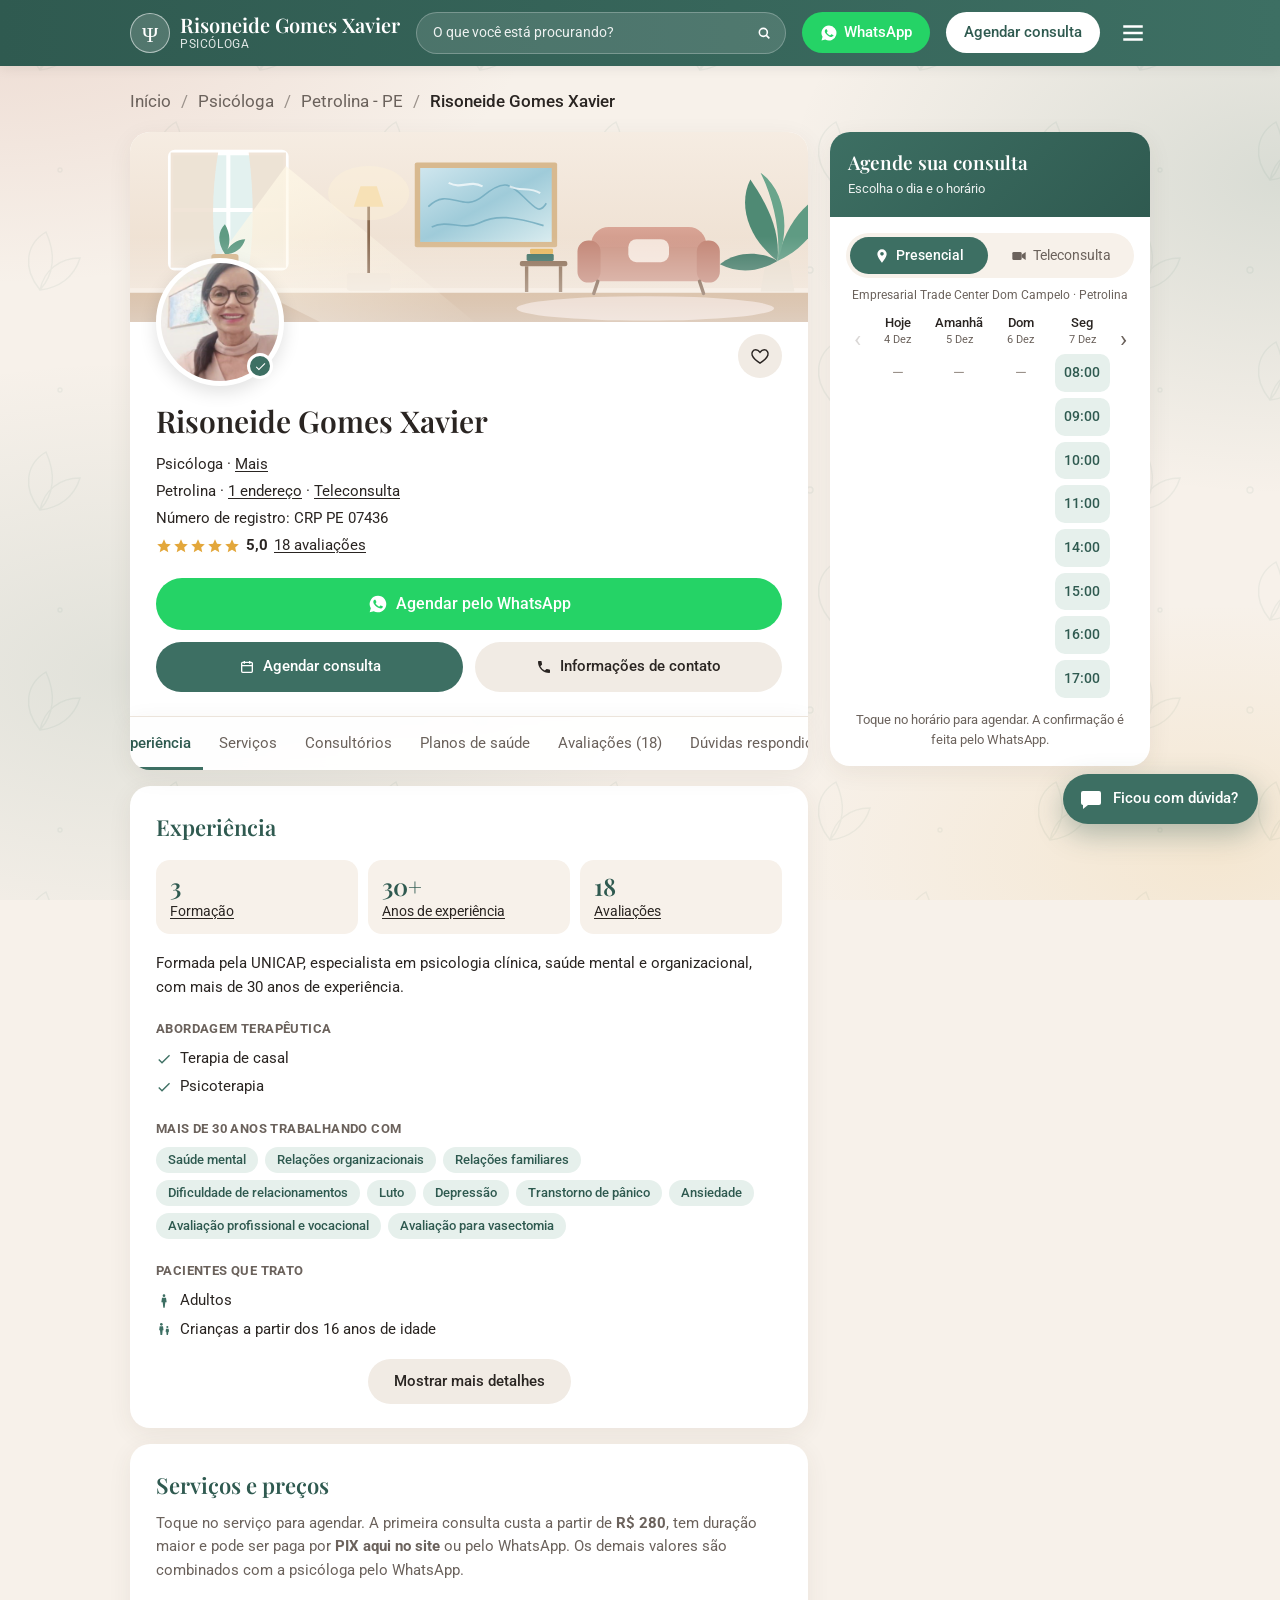
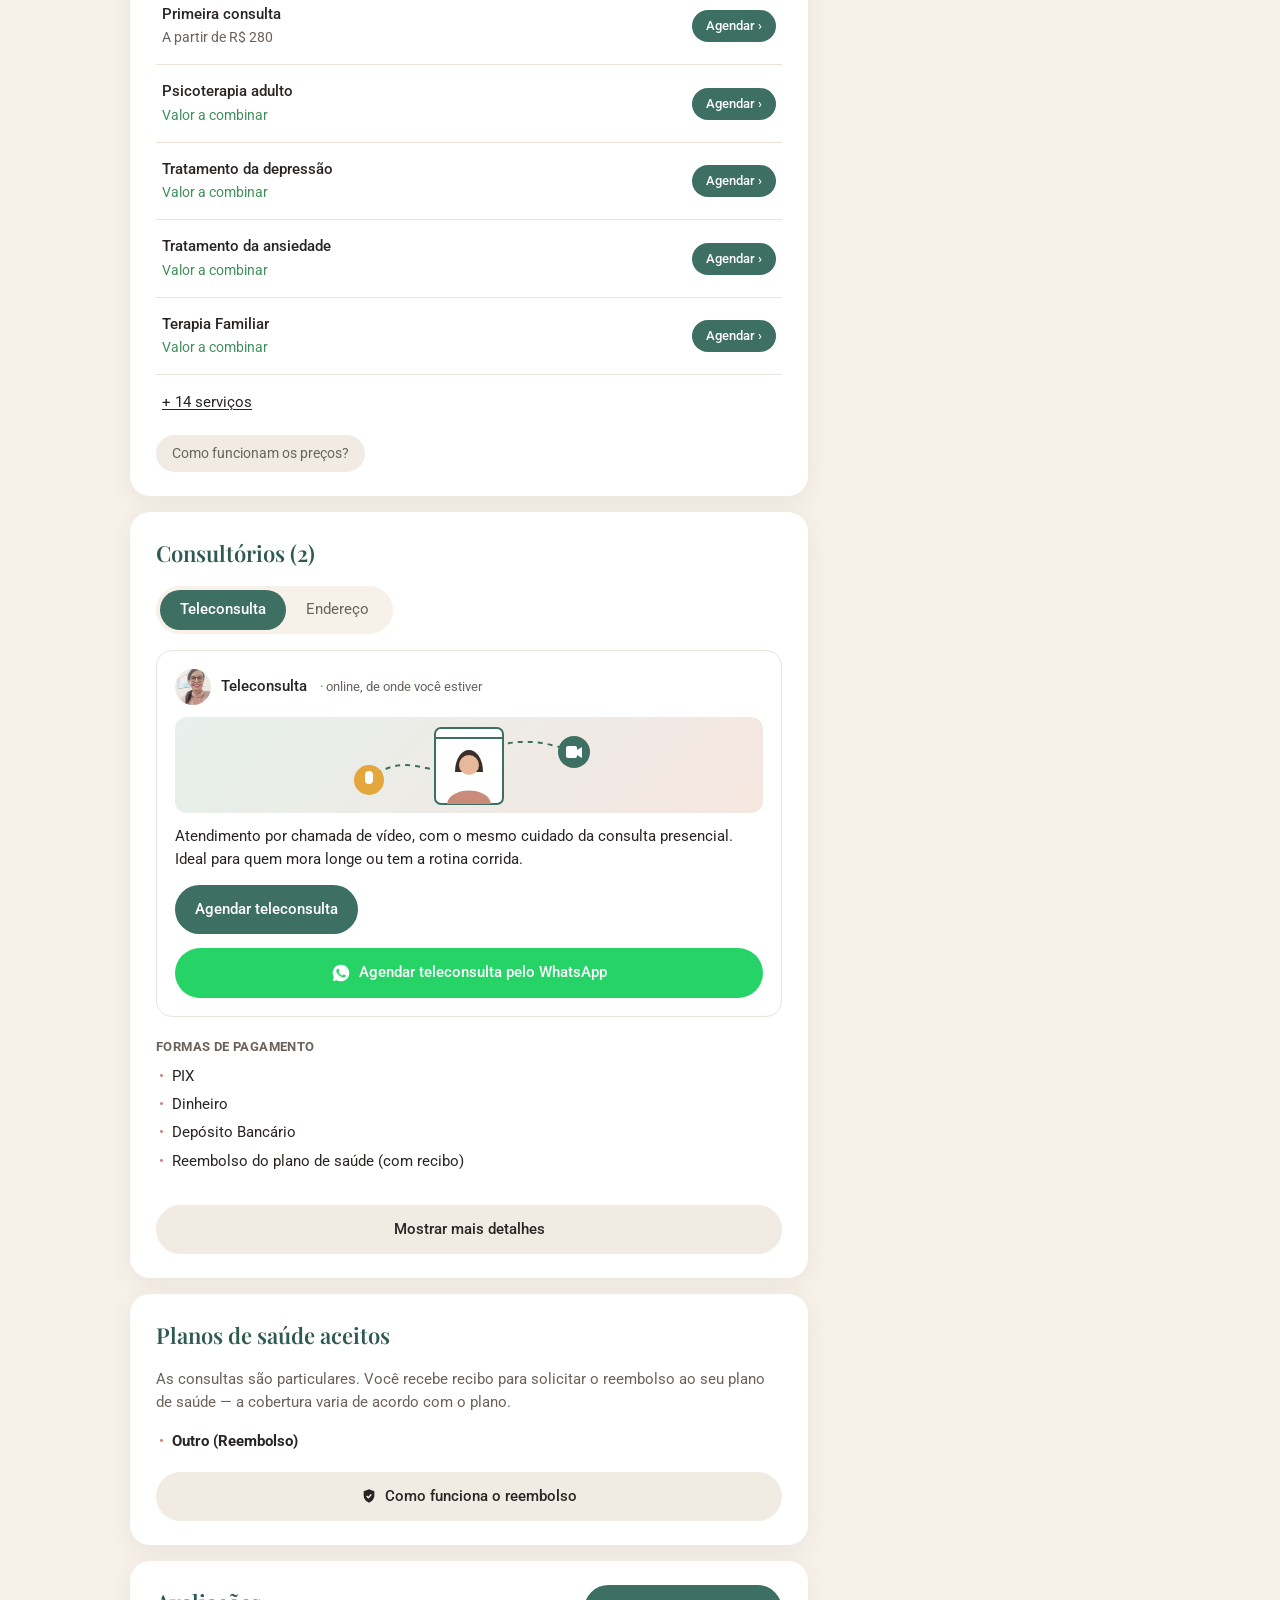
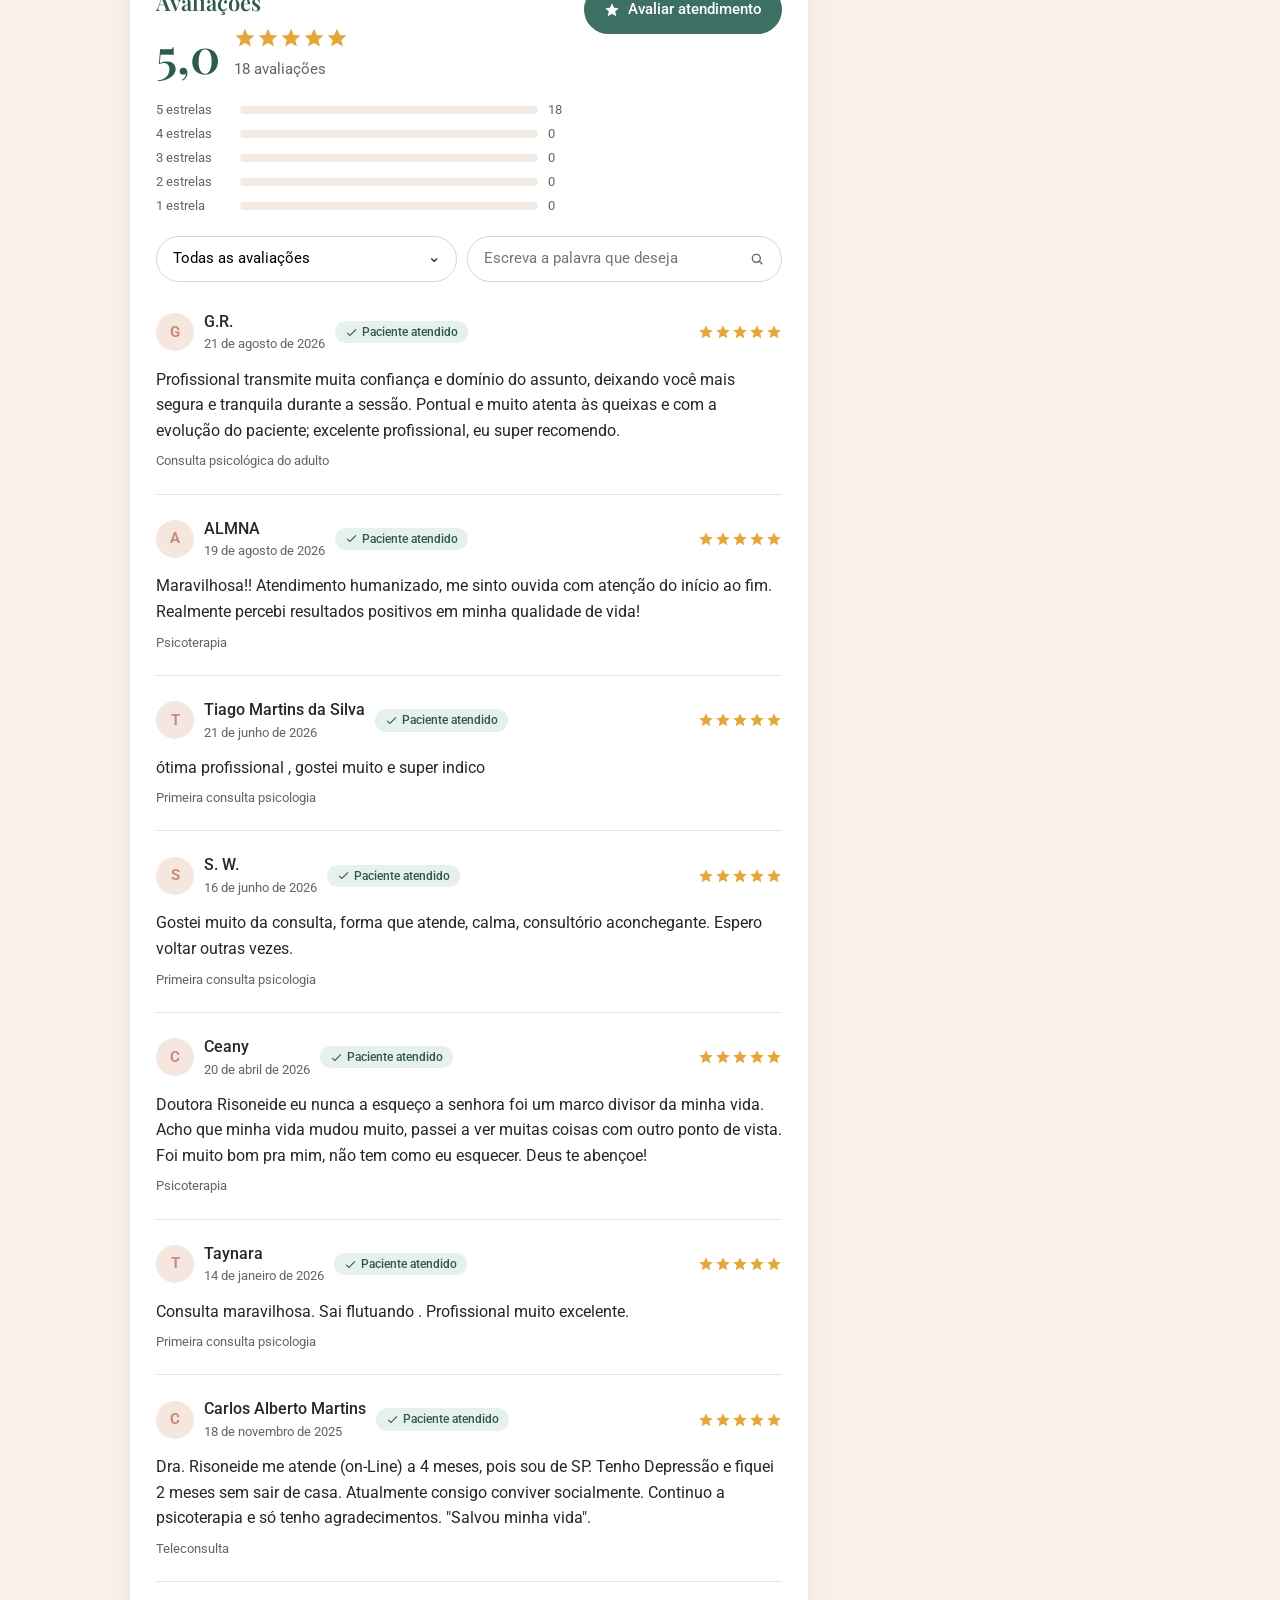
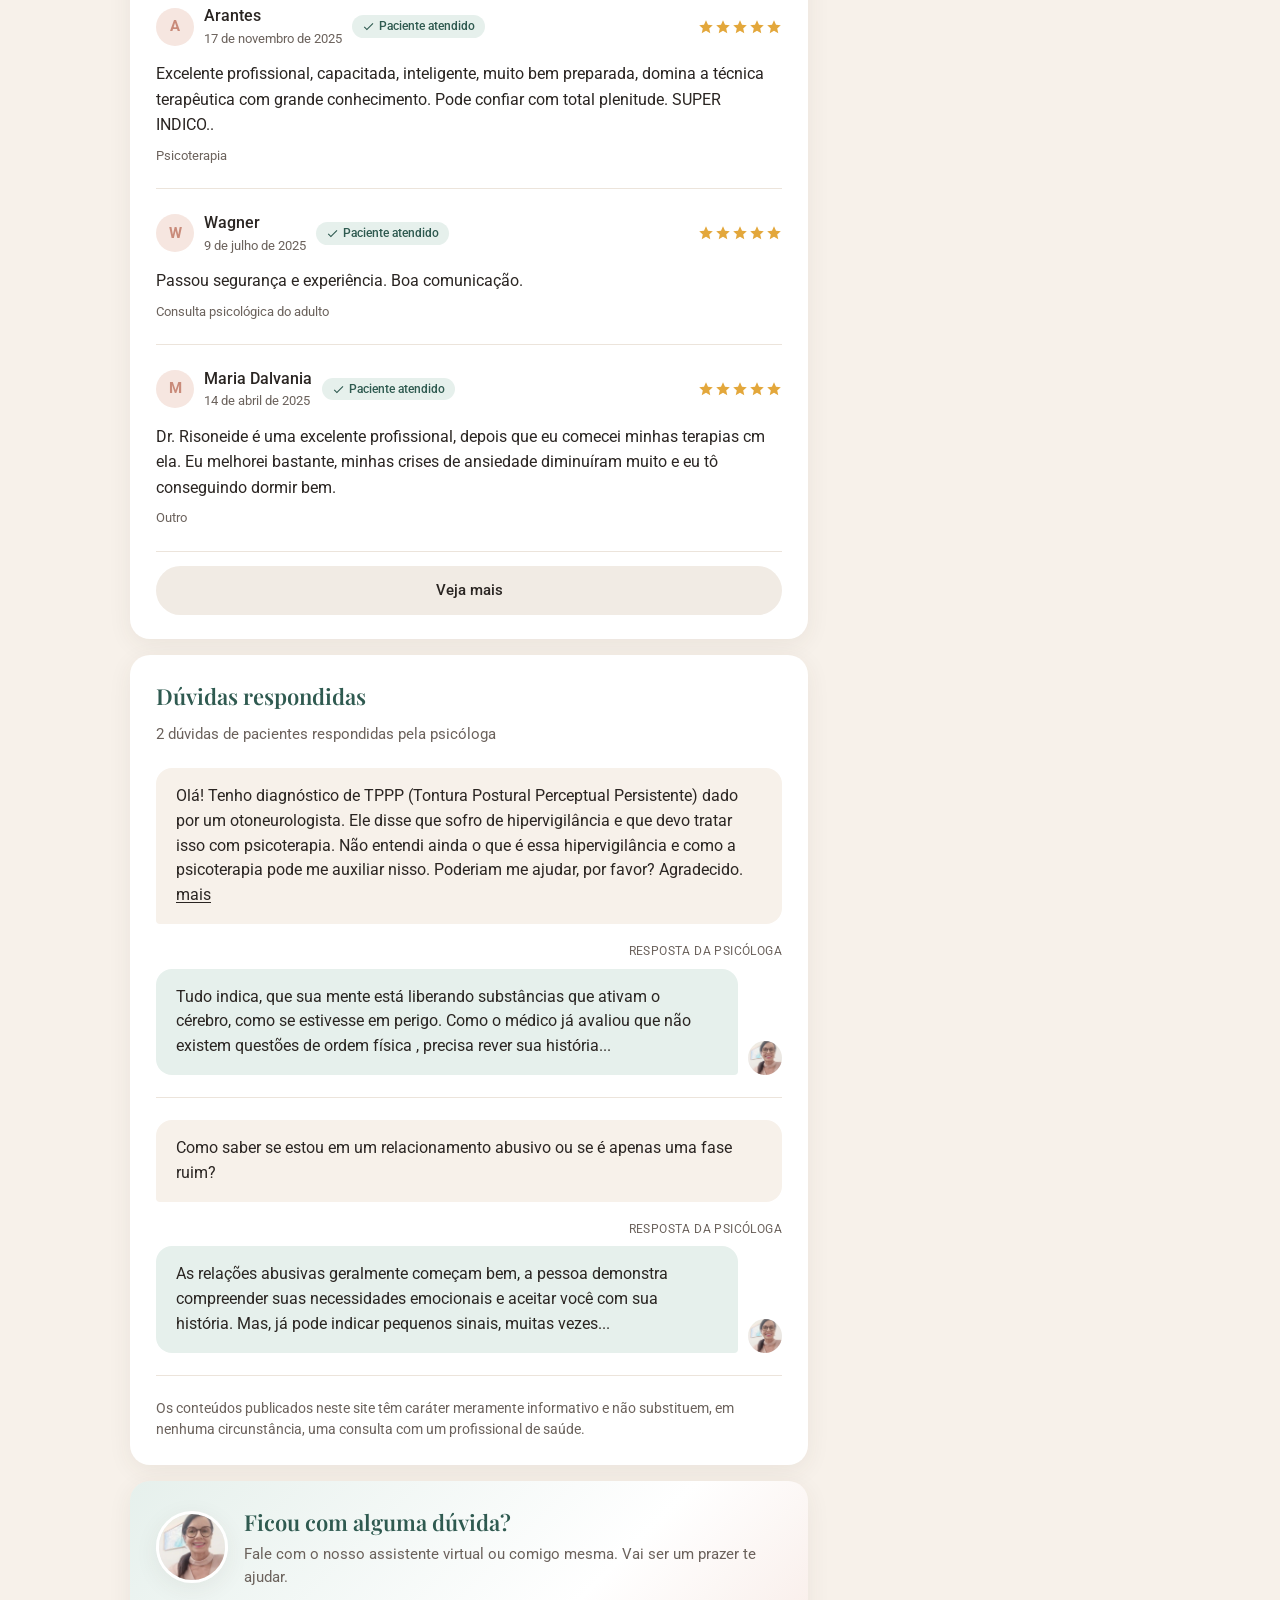
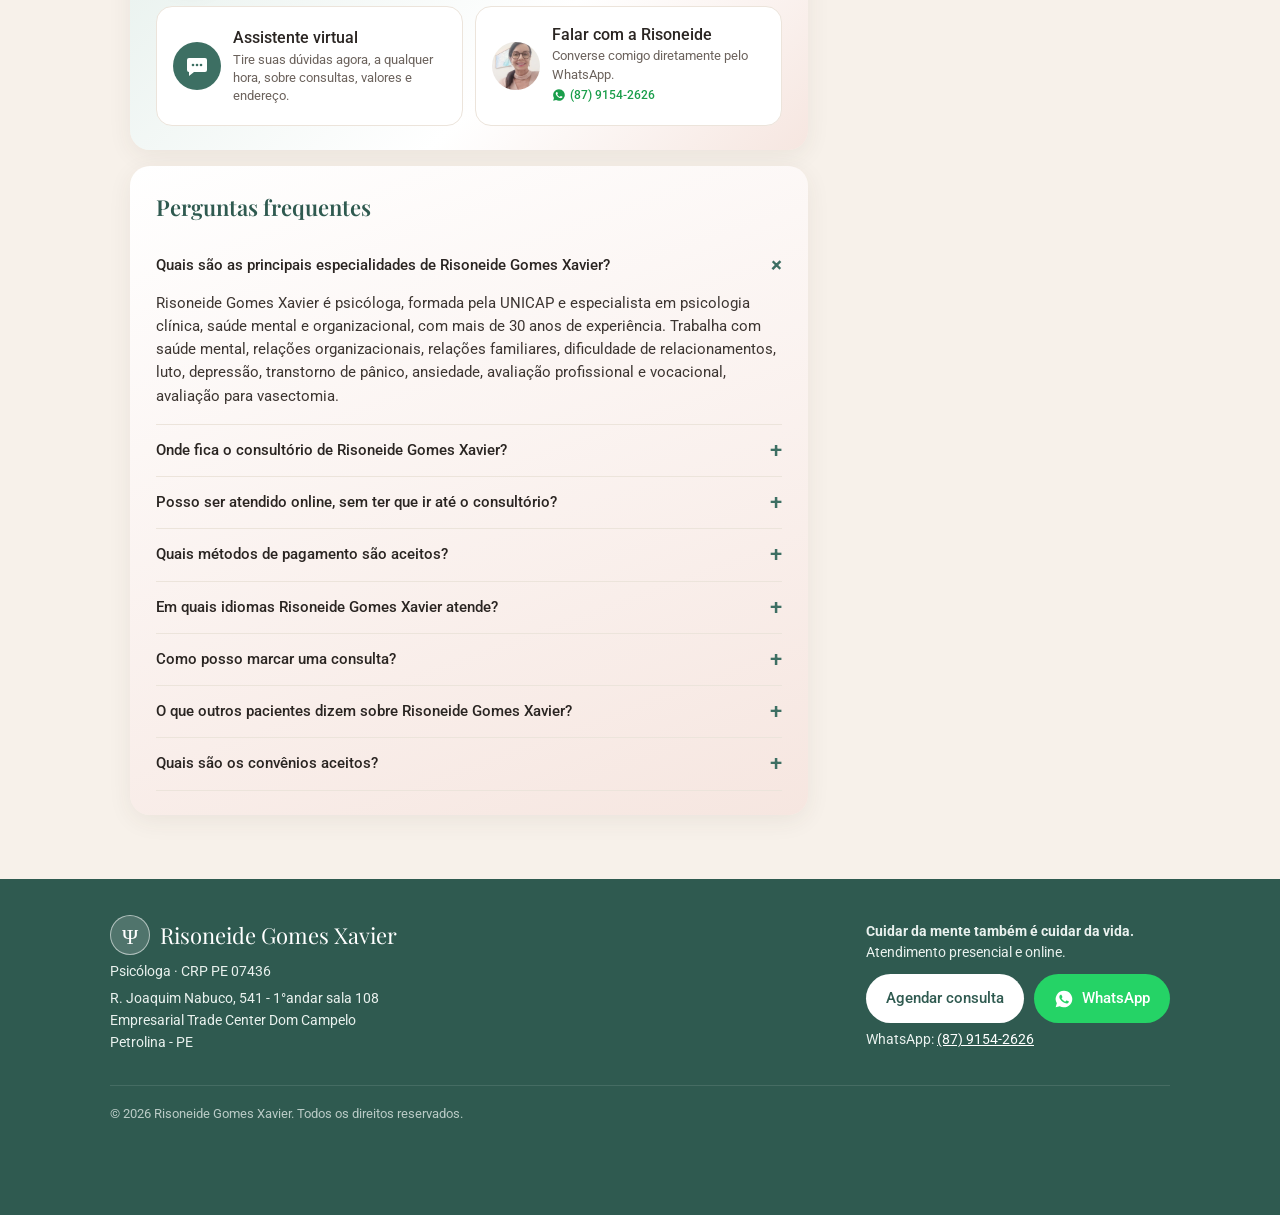
<file: site-risoneide/index.html>
<!doctype html>
<html lang="pt-BR">
<head>
  <meta charset="UTF-8" />
  <meta name="viewport" content="width=device-width, initial-scale=1.0" />
  <meta name="theme-color" content="#3d6f63" />
  <title>Risoneide Gomes Xavier — Psicóloga em Petrolina | CRP PE 07436</title>
  <meta name="description" content="Risoneide Gomes Xavier, psicóloga em Petrolina (CRP PE 07436). Psicoterapia, terapia de casal, tratamento de ansiedade, depressão e pânico. Atendimento presencial no Empresarial Trade Center Dom Campelo e por teleconsulta." />
  <meta property="og:title" content="Risoneide Gomes Xavier — Psicóloga em Petrolina" />
  <meta property="og:description" content="Psicoterapia, terapia de casal, ansiedade e depressão. Presencial e teleconsulta." />
  <meta property="og:image" content="img/foto.jpg" />
  <link rel="icon" href="img/foto.jpg" />
  <link rel="preconnect" href="https://fonts.googleapis.com" />
  <link rel="preconnect" href="https://fonts.gstatic.com" crossorigin />
  <link href="https://fonts.googleapis.com/css2?family=Playfair+Display:wght@500;600&family=Roboto:wght@400;500;700&display=swap" rel="stylesheet" />
  <link rel="stylesheet" href="style.css" />
</head>
<body>

<header class="topo">
  <div class="topo-inner">
    <a class="logo" href="#" aria-label="Início">
      <span class="logo-marca" aria-hidden="true">Ψ</span>
      <span class="logo-nome">Risoneide Gomes Xavier<small>Psicóloga</small></span>
    </a>
    <form class="busca-topo" id="busca-topo" role="search" autocomplete="off">
      <input id="busca-topo-input" type="search" placeholder="O que você está procurando?" aria-label="O que você está procurando?" />
      <button type="submit" aria-label="Buscar"><svg viewBox="0 0 24 24"><circle cx="11" cy="11" r="6" fill="none" stroke="currentColor" stroke-width="2.4"/><path d="m20 20-4.5-4.5" stroke="currentColor" stroke-width="2.4"/></svg></button>
      <ul class="sugestoes" id="sugestoes" hidden></ul>
    </form>
    <a class="btn-topo btn-topo-whats js-whats" href="#" target="_blank" rel="noopener"><svg viewBox="0 0 24 24"><path d="M12 2a10 10 0 0 0-8.6 15.1L2 22l5-1.3A10 10 0 1 0 12 2zm5.3 14.1c-.2.6-1.3 1.2-1.8 1.2-.5.1-1 .2-3.3-.7-2.8-1.1-4.5-4-4.7-4.2-.1-.2-1.1-1.5-1.1-2.9s.7-2 1-2.3c.2-.3.5-.3.7-.3h.5c.2 0 .4 0 .6.5l.8 2c.1.2.1.4 0 .5l-.3.5-.4.5c-.1.1-.3.3-.1.6.2.3.8 1.3 1.7 2.1 1.2 1 2.1 1.4 2.4 1.5.3.1.5.1.6-.1l.9-1.1c.2-.3.4-.2.6-.1l1.9.9c.3.1.5.2.5.3.1.2.1.7-.1 1.3z"/></svg>WhatsApp</a>
    <button class="btn-topo" data-acao="solicitar">Agendar consulta</button>
    <button class="menu-btn" id="menu-btn" aria-label="Abrir menu" aria-expanded="false">
      <svg viewBox="0 0 24 24"><path d="M3 6h18M3 12h18M3 18h18" stroke="currentColor" stroke-width="2.2"/></svg>
    </button>
  </div>
</header>

<nav class="menu" id="menu" hidden>
  <div class="menu-caixa">
    <div class="menu-cab">
      <img src="img/foto.jpg" alt="" class="menu-foto" />
      <div><strong>Risoneide Gomes Xavier</strong><small>Psicóloga · CRP PE 07436</small></div>
      <button class="fechar-x" data-fechar-menu aria-label="Fechar menu">×</button>
    </div>
    <a href="#experiencia" data-fechar-menu>Experiência</a>
    <a href="#servicos" data-fechar-menu>Serviços e preços</a>
    <a href="#consultorios" data-fechar-menu>Consultórios</a>
    <a href="#planos" data-fechar-menu>Planos de saúde</a>
    <a href="#opinioes" data-fechar-menu>Avaliações</a>
    <a href="#duvidas" data-fechar-menu>Dúvidas respondidas</a>
    <a href="#faq" data-fechar-menu>Perguntas frequentes</a>
    <a href="#" data-acao="assistente" data-fechar-menu>Assistente virtual</a>
    <button class="btn btn-verde btn-largo" data-acao="solicitar" data-fechar-menu>Agendar consulta</button>
    <a class="btn btn-whats btn-largo js-whats" href="#" target="_blank" rel="noopener"><svg viewBox="0 0 24 24"><path d="M12 2a10 10 0 0 0-8.6 15.1L2 22l5-1.3A10 10 0 1 0 12 2zm5.3 14.1c-.2.6-1.3 1.2-1.8 1.2-.5.1-1 .2-3.3-.7-2.8-1.1-4.5-4-4.7-4.2-.1-.2-1.1-1.5-1.1-2.9s.7-2 1-2.3c.2-.3.5-.3.7-.3h.5c.2 0 .4 0 .6.5l.8 2c.1.2.1.4 0 .5l-.3.5-.4.5c-.1.1-.3.3-.1.6.2.3.8 1.3 1.7 2.1 1.2 1 2.1 1.4 2.4 1.5.3.1.5.1.6-.1l.9-1.1c.2-.3.4-.2.6-.1l1.9.9c.3.1.5.2.5.3.1.2.1.7-.1 1.3z"/></svg>Chamar no WhatsApp</a>
    <button class="btn btn-bege btn-largo" data-acao="contato" data-fechar-menu>Informações de contato</button>
  </div>
</nav>

<div class="pagina">
  <nav class="breadcrumb" aria-label="Você está em">
    <a href="#">Início</a><span>/</span><a href="#experiencia">Psicóloga</a><span>/</span><a href="#consultorios">Petrolina - PE</a><span>/</span><strong>Risoneide Gomes Xavier</strong>
  </nav>

  <div class="layout">
    <main class="coluna-principal">

      <section class="card perfil">
        <div class="capa" aria-hidden="true">
          <svg viewBox="0 0 1000 300" preserveAspectRatio="xMidYMid slice">
            <defs>
              <linearGradient id="parede" x1="0" y1="0" x2="0" y2="1"><stop offset="0" stop-color="#f6ede3"/><stop offset="1" stop-color="#ead9c8"/></linearGradient>
              <linearGradient id="piso" x1="0" y1="0" x2="0" y2="1"><stop offset="0" stop-color="#c9a582"/><stop offset="1" stop-color="#b48d6a"/></linearGradient>
              <linearGradient id="luz" x1="0" y1="0" x2="1" y2="1"><stop offset="0" stop-color="#fff8e6" stop-opacity=".85"/><stop offset="1" stop-color="#fff8e6" stop-opacity="0"/></linearGradient>
              <linearGradient id="quadro" x1="0" y1="0" x2="1" y2="1"><stop offset="0" stop-color="#cfe6ee"/><stop offset=".5" stop-color="#9fcbd9"/><stop offset="1" stop-color="#d9ecef"/></linearGradient>
              <linearGradient id="poltrona" x1="0" y1="0" x2="0" y2="1"><stop offset="0" stop-color="#d9a596"/><stop offset="1" stop-color="#c38676"/></linearGradient>
            </defs>
            <rect width="1000" height="300" fill="url(#parede)"/>
            <rect y="245" width="1000" height="55" fill="url(#piso)"/>
            <rect y="240" width="1000" height="7" fill="#f3e7da"/>
            <!-- janela -->
            <rect x="60" y="40" width="170" height="170" rx="6" fill="#e3f1ef" stroke="#fff" stroke-width="8"/>
            <path d="M145 40v170M60 125h170" stroke="#fff" stroke-width="6"/>
            <path d="M60 40h70c-10 60-10 120 0 170H60z" fill="#efe1d3" opacity=".9"/>
            <path d="M230 40h-55c8 60 8 120 0 170h55z" fill="#efe1d3" opacity=".9"/>
            <polygon points="230,60 520,300 300,300 120,210" fill="url(#luz)"/>
            <!-- quadro (mapa azul) -->
            <rect x="420" y="55" width="210" height="125" rx="3" fill="#d8b98f"/>
            <rect x="428" y="63" width="194" height="109" fill="url(#quadro)"/>
            <path d="M440 120c30-30 50 10 80-15s40-20 60 0 25 25 34 10M445 150c25-12 45 6 70-6s50-10 95 4" stroke="#6fa9bd" stroke-width="2.4" fill="none" opacity=".8"/>
            <path d="M470 85c20 10 30-5 50 5M560 90c15 8 30 0 45 10" stroke="#ffffff" stroke-width="3" fill="none" opacity=".7"/>
            <!-- luminária -->
            <path d="M330 120h44l-10-30h-24z" fill="#f2d7a4"/>
            <rect x="350" y="120" width="4" height="100" fill="#8a6b52"/>
            <ellipse cx="352" cy="100" rx="60" ry="40" fill="#fff4d6" opacity=".35"/>
            <rect x="320" y="218" width="64" height="26" rx="4" fill="#efe3d4"/>
            <!-- poltrona -->
            <rect x="680" y="150" width="170" height="70" rx="26" fill="url(#poltrona)"/>
            <rect x="665" y="180" width="200" height="50" rx="20" fill="#cd9787"/>
            <rect x="660" y="170" width="34" height="62" rx="16" fill="#c38676"/>
            <rect x="836" y="170" width="34" height="62" rx="16" fill="#c38676"/>
            <path d="M690 230l-6 18M840 230l6 18" stroke="#7a5a44" stroke-width="5" stroke-linecap="round"/>
            <rect x="735" y="168" width="60" height="34" rx="12" fill="#f4e4da"/>
            <!-- mesinha + livros + caneca -->
            <rect x="575" y="200" width="70" height="8" rx="3" fill="#8a6b52"/>
            <path d="M585 208v38M635 208v38" stroke="#8a6b52" stroke-width="5"/>
            <rect x="585" y="190" width="40" height="10" rx="2" fill="#3d6f63"/><rect x="590" y="182" width="34" height="8" rx="2" fill="#e6b65c"/>
            <!-- planta grande -->
            <path d="M930 245h50l-8-46h-34z" fill="#e8dccd"/>
            <g fill="#4f8a74">
              <path d="M955 200c-40-30-60-80-40-120 20 30 45 70 40 120z"/>
              <path d="M955 200c10-50 40-90 75-100-5 40-30 80-75 100z" fill="#5f9b83"/>
              <path d="M955 200c-25-15-60-15-85 5 30 15 60 10 85-5z" fill="#3f7864"/>
              <path d="M955 200c5-40-5-90-25-130 35 25 45 80 25 130z" fill="#6aa58c"/>
            </g>
            <!-- planta pequena na janela -->
            <rect x="120" y="190" width="40" height="22" rx="4" fill="#d8b98f"/>
            <path d="M140 190c-12-18-10-34 0-44 8 14 10 30 0 44zM140 190c6-14 18-22 30-22-4 14-16 22-30 22z" fill="#5f9b83"/>
            <!-- tapete -->
            <ellipse cx="760" cy="270" rx="190" ry="18" fill="#e9d3c6" opacity=".85"/>
          </svg>
        </div>
        <div class="perfil-conteudo">
          <div class="perfil-topo">
            <button class="avatar" id="avatar" aria-label="Ampliar foto">
              <img src="img/foto.jpg" alt="Foto de Risoneide Gomes Xavier" />
              <span class="verificado" title="Registro profissional verificado"><svg viewBox="0 0 24 24"><path d="M9 16.2 4.8 12l-1.4 1.4L9 19 21 7l-1.4-1.4z"/></svg></span>
            </button>
            <button class="favorito" id="favorito" aria-label="Salvar nos favoritos" aria-pressed="false">
              <svg viewBox="0 0 24 24"><path d="M12 20.5s-7.6-4.6-9.4-9.3C1.4 8 3.5 4.6 6.9 4.6c2 0 3.6 1.1 5.1 3 1.5-1.9 3.1-3 5.1-3 3.4 0 5.5 3.4 4.3 6.6-1.8 4.7-9.4 9.3-9.4 9.3z"/></svg>
            </button>
          </div>
          <div class="perfil-info">
            <h1 id="nome"></h1>
            <p><span id="profissao"></span> · <button class="link-btn link" data-acao="mais-detalhes">Mais</button></p>
            <p><span id="cidade"></span> · <button class="link-btn link" data-acao="ir-endereco">1 endereço</button> · <button class="link-btn link" data-acao="ir-tele">Teleconsulta</button></p>
            <p>Número de registro: <span id="registro"></span></p>
            <p class="estrelas-linha"><span class="estrelas" id="estrelas-topo"></span> <strong id="media-topo"></strong> <a href="#opinioes" class="link" id="qtd-opinioes"></a></p>
          </div>
          <div class="perfil-botoes">
            <a class="btn btn-whats perfil-whats js-whats" href="#" target="_blank" rel="noopener"><svg viewBox="0 0 24 24"><path d="M12 2a10 10 0 0 0-8.6 15.1L2 22l5-1.3A10 10 0 1 0 12 2zm5.3 14.1c-.2.6-1.3 1.2-1.8 1.2-.5.1-1 .2-3.3-.7-2.8-1.1-4.5-4-4.7-4.2-.1-.2-1.1-1.5-1.1-2.9s.7-2 1-2.3c.2-.3.5-.3.7-.3h.5c.2 0 .4 0 .6.5l.8 2c.1.2.1.4 0 .5l-.3.5-.4.5c-.1.1-.3.3-.1.6.2.3.8 1.3 1.7 2.1 1.2 1 2.1 1.4 2.4 1.5.3.1.5.1.6-.1l.9-1.1c.2-.3.4-.2.6-.1l1.9.9c.3.1.5.2.5.3.1.2.1.7-.1 1.3z"/></svg>Agendar pelo WhatsApp</a>
            <button class="btn btn-verde" data-acao="solicitar">
              <svg viewBox="0 0 24 24"><rect x="4" y="5" width="16" height="15" rx="1.5" fill="none" stroke="currentColor" stroke-width="2"/><path d="M4 10h16M8 3v4M16 3v4" stroke="currentColor" stroke-width="2"/></svg>
              Agendar consulta
            </button>
            <button class="btn btn-bege" data-acao="contato">
              <svg viewBox="0 0 24 24"><path d="M6.6 10.8a15 15 0 0 0 6.6 6.6l2.2-2.2c.3-.3.7-.4 1-.2 1.1.4 2.3.6 3.6.6.6 0 1 .4 1 1V20c0 .6-.4 1-1 1A17 17 0 0 1 3 4c0-.6.4-1 1-1h3.5c.6 0 1 .4 1 1 0 1.3.2 2.5.6 3.6.1.3 0 .7-.2 1z"/></svg>
              Informações de contato
            </button>
          </div>
        </div>
      </section>

      <nav class="abas-secoes" id="abas-secoes" aria-label="Seções do perfil">
        <a href="#experiencia" class="ativa">Experiência</a>
        <a href="#servicos">Serviços</a>
        <a href="#consultorios">Consultórios</a>
        <a href="#planos">Planos de saúde</a>
        <a href="#opinioes" id="aba-opinioes">Avaliações</a>
        <a href="#duvidas" id="aba-duvidas">Dúvidas respondidas</a>
      </nav>

      <div class="agenda-mobile"></div>

      <section class="card secao" id="experiencia">
        <h2>Experiência</h2>
        <div class="resumo-numeros">
          <button class="numero" data-acao="formacao"><strong id="n-formacao"></strong><span>Formação</span></button>
          <button class="numero" data-acao="mais-detalhes"><strong>30+</strong><span>Anos de experiência</span></button>
          <button class="numero" data-acao="ir-opinioes"><strong id="n-avaliacoes"></strong><span>Avaliações</span></button>
        </div>
        <p id="sobre-resumo"></p>
        <h3>Abordagem terapêutica</h3>
        <ul class="lista-check" id="abordagens"></ul>
        <h3>Mais de 30 anos trabalhando com</h3>
        <div class="tags" id="experiencia-em"></div>
        <h3 class="mt">Pacientes que trato</h3>
        <ul class="lista-icone" id="pacientes"></ul>
        <div class="centro"><button class="btn btn-bege btn-medio" data-acao="mais-detalhes">Mostrar mais detalhes</button></div>
      </section>

      <section class="card secao" id="servicos">
        <h2>Serviços e preços</h2>
        <p class="cinza servicos-intro">Toque no serviço para agendar. A primeira consulta custa a partir de <strong>R$ 280</strong>, tem duração maior e pode ser paga por <strong>PIX aqui no site</strong> ou pelo WhatsApp. Os demais valores são combinados com a psicóloga pelo WhatsApp.</p>
        <ul class="servicos" id="lista-servicos"></ul>
        <button class="link-btn link" id="btn-mais-servicos"></button>
        <div class="precos-info">
          <button class="chip-btn" id="btn-precos" aria-expanded="false">Como funcionam os preços?</button>
          <p id="precos-texto" hidden>A primeira consulta custa a partir de R$ 280 e tem duração maior, porque é uma avaliação para planejar o trabalho a ser desenvolvido. Os valores das sessões seguintes e dos demais serviços são combinados diretamente com a psicóloga. As consultas são particulares, com recibo para reembolso do plano de saúde.</p>
        </div>
      </section>

      <section class="card secao" id="consultorios">
        <h2>Consultórios (2)</h2>
        <div class="abas" role="tablist">
          <button class="aba" role="tab" data-local="tele" aria-selected="true">Teleconsulta</button>
          <button class="aba" role="tab" data-local="end" aria-selected="false">Endereço</button>
        </div>
        <div id="painel-consultorio"></div>
        <h3 class="h3-grande">Formas de pagamento</h3>
        <ul class="lista-ponto lista-grande" id="lista-pagamentos"></ul>
        <div class="centro"><button class="btn btn-bege btn-largo" data-acao="detalhes-endereco">Mostrar mais detalhes</button></div>
      </section>

      <section class="card secao" id="planos">
        <h2>Planos de saúde aceitos</h2>
        <p class="cinza">As consultas são particulares. Você recebe recibo para solicitar o reembolso ao seu plano de saúde — a cobertura varia de acordo com o plano.</p>
        <ul class="lista-ponto lista-grande" id="lista-planos"></ul>
        <button class="btn btn-bege btn-largo" data-acao="planos">
          <svg viewBox="0 0 24 24"><path d="M12 2 4 5v6c0 5 3.4 9.3 8 11 4.6-1.7 8-6 8-11V5z"/><path d="m8.5 12 2.5 2.5 4.5-5" fill="none" stroke="#fff" stroke-width="2"/></svg>
          Como funciona o reembolso
        </button>
      </section>

      <section class="card secao" id="opinioes">
        <div class="op-topo">
          <div>
            <h2>Avaliações</h2>
            <div class="media-grande"><span id="media-grande"></span><div><span class="estrelas estrelas-grandes" id="estrelas-opinioes"></span><p id="qtd-opinioes-2"></p></div></div>
          </div>
          <button class="btn btn-verde" data-acao="enviar-opiniao">
            <svg viewBox="0 0 24 24"><path d="m12 2 3 6.6 7.2.7-5.4 4.8 1.6 7.1L12 17.5 5.6 21.2l1.6-7.1L1.8 9.3 9 8.6z"/></svg>
            Avaliar atendimento
          </button>
        </div>
        <div class="barras" id="barras"></div>
        <div class="filtros">
          <div class="select-wrap"><select id="filtro-op" aria-label="Filtrar avaliações"></select></div>
          <form class="busca" id="busca-op-form">
            <input type="search" id="busca-op" placeholder="Escreva a palavra que deseja" aria-label="Buscar nas avaliações" />
            <button type="submit" aria-label="Buscar"><svg viewBox="0 0 24 24"><circle cx="11" cy="11" r="6" fill="none" stroke="currentColor" stroke-width="2"/><path d="m20 20-4.5-4.5" stroke="currentColor" stroke-width="2"/></svg></button>
          </form>
        </div>
        <ul class="lista-opinioes" id="lista-opinioes"></ul>
        <button class="btn btn-bege btn-largo" id="btn-veja-mais" hidden>Veja mais</button>
      </section>

      <section class="card secao" id="duvidas">
        <h2>Dúvidas respondidas</h2>
        <p class="sub-duvidas" id="sub-duvidas"></p>
        <div id="lista-duvidas"></div>
        <p class="aviso-conteudo">Os conteúdos publicados neste site têm caráter meramente informativo e não substituem, em nenhuma circunstância, uma consulta com um profissional de saúde.</p>
      </section>

      <section class="card secao duvida-card" id="fale">
        <div class="duvida-card-topo">
          <img src="img/foto.jpg" alt="" />
          <div>
            <h2>Ficou com alguma dúvida?</h2>
            <p>Fale com o nosso assistente virtual ou comigo mesma. Vai ser um prazer te ajudar.</p>
          </div>
        </div>
        <div class="opcoes-duvida" id="opcoes-duvida-secao"></div>
      </section>

      <section class="card secao faq" id="faq">
        <h2>Perguntas frequentes</h2>
        <div id="lista-faq"></div>
      </section>
    </main>

    <aside class="coluna-lateral">
      <section class="card agenda" id="agenda">
        <div class="agenda-cabecalho">
          <strong>Agende sua consulta</strong>
          <small>Escolha o dia e o horário</small>
        </div>
        <div class="agenda-corpo">
          <div class="cal" data-cal="card"></div>
          <p class="cal-rodape">Toque no horário para agendar. A confirmação é feita pelo WhatsApp.</p>
        </div>
      </section>
    </aside>
  </div>
</div>

<footer class="rodape">
  <div class="rodape-inner">
    <div>
      <a class="logo logo-rodape" href="#"><span class="logo-marca" aria-hidden="true">Ψ</span><span>Risoneide Gomes Xavier</span></a>
      <p>Psicóloga · CRP PE 07436</p>
      <p>R. Joaquim Nabuco, 541 - 1°andar sala 108<br />Empresarial Trade Center Dom Campelo<br />Petrolina - PE</p>
    </div>
    <div class="rodape-cta">
      <p><strong>Cuidar da mente também é cuidar da vida.</strong><br />Atendimento presencial e online.</p>
      <div class="rodape-botoes"><button class="btn btn-claro" data-acao="solicitar">Agendar consulta</button><a class="btn btn-whats  js-whats" href="#" target="_blank" rel="noopener"><svg viewBox="0 0 24 24"><path d="M12 2a10 10 0 0 0-8.6 15.1L2 22l5-1.3A10 10 0 1 0 12 2zm5.3 14.1c-.2.6-1.3 1.2-1.8 1.2-.5.1-1 .2-3.3-.7-2.8-1.1-4.5-4-4.7-4.2-.1-.2-1.1-1.5-1.1-2.9s.7-2 1-2.3c.2-.3.5-.3.7-.3h.5c.2 0 .4 0 .6.5l.8 2c.1.2.1.4 0 .5l-.3.5-.4.5c-.1.1-.3.3-.1.6.2.3.8 1.3 1.7 2.1 1.2 1 2.1 1.4 2.4 1.5.3.1.5.1.6-.1l.9-1.1c.2-.3.4-.2.6-.1l1.9.9c.3.1.5.2.5.3.1.2.1.7-.1 1.3z"/></svg>WhatsApp</a></div>
      <p class="rodape-tel">WhatsApp: <a class="js-whats" href="#" target="_blank" rel="noopener" id="tel-rodape"></a></p>
    </div>
  </div>
  <p class="rodape-copy">© <span id="ano"></span> Risoneide Gomes Xavier. Todos os direitos reservados.</p>
</footer>

<div class="cta-movel" id="cta-movel">
  <div><strong>Risoneide Gomes Xavier</strong><small>Presencial e teleconsulta</small></div>
  <div class="cta-botoes"><button class="btn btn-bege btn-icone" data-acao="duvida" aria-label="Ficou com alguma dúvida?"><svg viewBox="0 0 24 24"><path d="M4 4h16a2 2 0 0 1 2 2v10a2 2 0 0 1-2 2H9l-5 4v-4a2 2 0 0 1-2-2V6a2 2 0 0 1 2-2z"/><circle cx="8" cy="11" r="1.3" fill="#fff"/><circle cx="12" cy="11" r="1.3" fill="#fff"/><circle cx="16" cy="11" r="1.3" fill="#fff"/></svg></button><a class="btn btn-whats btn-icone js-whats" href="#" target="_blank" rel="noopener" aria-label="Chamar no WhatsApp"><svg viewBox="0 0 24 24"><path d="M12 2a10 10 0 0 0-8.6 15.1L2 22l5-1.3A10 10 0 1 0 12 2zm5.3 14.1c-.2.6-1.3 1.2-1.8 1.2-.5.1-1 .2-3.3-.7-2.8-1.1-4.5-4-4.7-4.2-.1-.2-1.1-1.5-1.1-2.9s.7-2 1-2.3c.2-.3.5-.3.7-.3h.5c.2 0 .4 0 .6.5l.8 2c.1.2.1.4 0 .5l-.3.5-.4.5c-.1.1-.3.3-.1.6.2.3.8 1.3 1.7 2.1 1.2 1 2.1 1.4 2.4 1.5.3.1.5.1.6-.1l.9-1.1c.2-.3.4-.2.6-.1l1.9.9c.3.1.5.2.5.3.1.2.1.7-.1 1.3z"/></svg></a><button class="btn btn-verde" data-acao="solicitar">Agendar consulta</button></div>
</div>

<button class="duvida-flutuante" data-acao="duvida" aria-label="Ficou com alguma dúvida?"><svg viewBox="0 0 24 24"><path d="M4 4h16a2 2 0 0 1 2 2v10a2 2 0 0 1-2 2H9l-5 4v-4a2 2 0 0 1-2-2V6a2 2 0 0 1 2-2z"/><circle cx="8" cy="11" r="1.3" fill="#fff"/><circle cx="12" cy="11" r="1.3" fill="#fff"/><circle cx="16" cy="11" r="1.3" fill="#fff"/></svg><span>Ficou com dúvida?</span></button>

<section class="chat" id="chat" hidden aria-label="Assistente virtual">
  <header class="chat-cab">
    <span class="chat-avatar"><svg viewBox="0 0 24 24"><path d="M4 4h16a2 2 0 0 1 2 2v10a2 2 0 0 1-2 2H9l-5 4v-4a2 2 0 0 1-2-2V6a2 2 0 0 1 2-2z"/><circle cx="8" cy="11" r="1.3" fill="#fff"/><circle cx="12" cy="11" r="1.3" fill="#fff"/><circle cx="16" cy="11" r="1.3" fill="#fff"/></svg></span>
    <div><strong>Assistente virtual</strong><small id="chat-status">da psicóloga Risoneide · responde na hora</small></div>
    <a class="chat-whats js-whats" href="#" target="_blank" rel="noopener" aria-label="Falar com a Risoneide no WhatsApp"><svg viewBox="0 0 24 24"><path d="M12 2a10 10 0 0 0-8.6 15.1L2 22l5-1.3A10 10 0 1 0 12 2zm5.3 14.1c-.2.6-1.3 1.2-1.8 1.2-.5.1-1 .2-3.3-.7-2.8-1.1-4.5-4-4.7-4.2-.1-.2-1.1-1.5-1.1-2.9s.7-2 1-2.3c.2-.3.5-.3.7-.3h.5c.2 0 .4 0 .6.5l.8 2c.1.2.1.4 0 .5l-.3.5-.4.5c-.1.1-.3.3-.1.6.2.3.8 1.3 1.7 2.1 1.2 1 2.1 1.4 2.4 1.5.3.1.5.1.6-.1l.9-1.1c.2-.3.4-.2.6-.1l1.9.9c.3.1.5.2.5.3.1.2.1.7-.1 1.3z"/></svg></a>
    <button class="chat-fechar" id="chat-fechar" aria-label="Fechar assistente">×</button>
  </header>
  <div class="chat-msgs" id="chat-msgs" aria-live="polite"></div>
  <div class="chat-sugestoes" id="chat-sugestoes"></div>
  <form class="chat-form" id="chat-form" autocomplete="off">
    <textarea id="chat-input" rows="1" maxlength="600" placeholder="Escreva sua dúvida..." aria-label="Sua dúvida"></textarea>
    <button type="submit" id="chat-enviar" aria-label="Enviar"><svg viewBox="0 0 24 24"><path d="M3 20.5 21 12 3 3.5l.01 6.6L15 12 3.01 13.9z"/></svg></button>
  </form>
  <p class="chat-aviso">Assistente com inteligência artificial. Não substitui atendimento psicológico. Em crise, ligue <a href="tel:188">188 (CVV)</a>.</p>
</section>

<div class="folha-fundo" id="folha" hidden>
  <div class="folha" role="dialog" aria-modal="true" aria-labelledby="folha-titulo">
    <div class="folha-cab">
      <h2 id="folha-titulo"></h2>
      <button class="fechar" aria-label="Fechar"><svg viewBox="0 0 24 24"><circle cx="12" cy="12" r="10"/><path d="m8.5 8.5 7 7m0-7-7 7" stroke="#fff" stroke-width="2"/></svg></button>
    </div>
    <div class="folha-corpo" id="folha-corpo"></div>
  </div>
</div>

<div class="lightbox" id="lightbox" hidden>
  <button class="lightbox-fechar" aria-label="Fechar foto">×</button>
  <img src="img/foto.jpg" alt="Foto de Risoneide Gomes Xavier" />
</div>

<div class="toast" id="toast" role="status" hidden></div>

<script src="dados.js"></script>
<script src="vendor/qrcode.js"></script>
<script src="pix.js"></script>
<script src="app.js"></script>
<script src="assistente.js"></script>
</body>
</html>
</file>
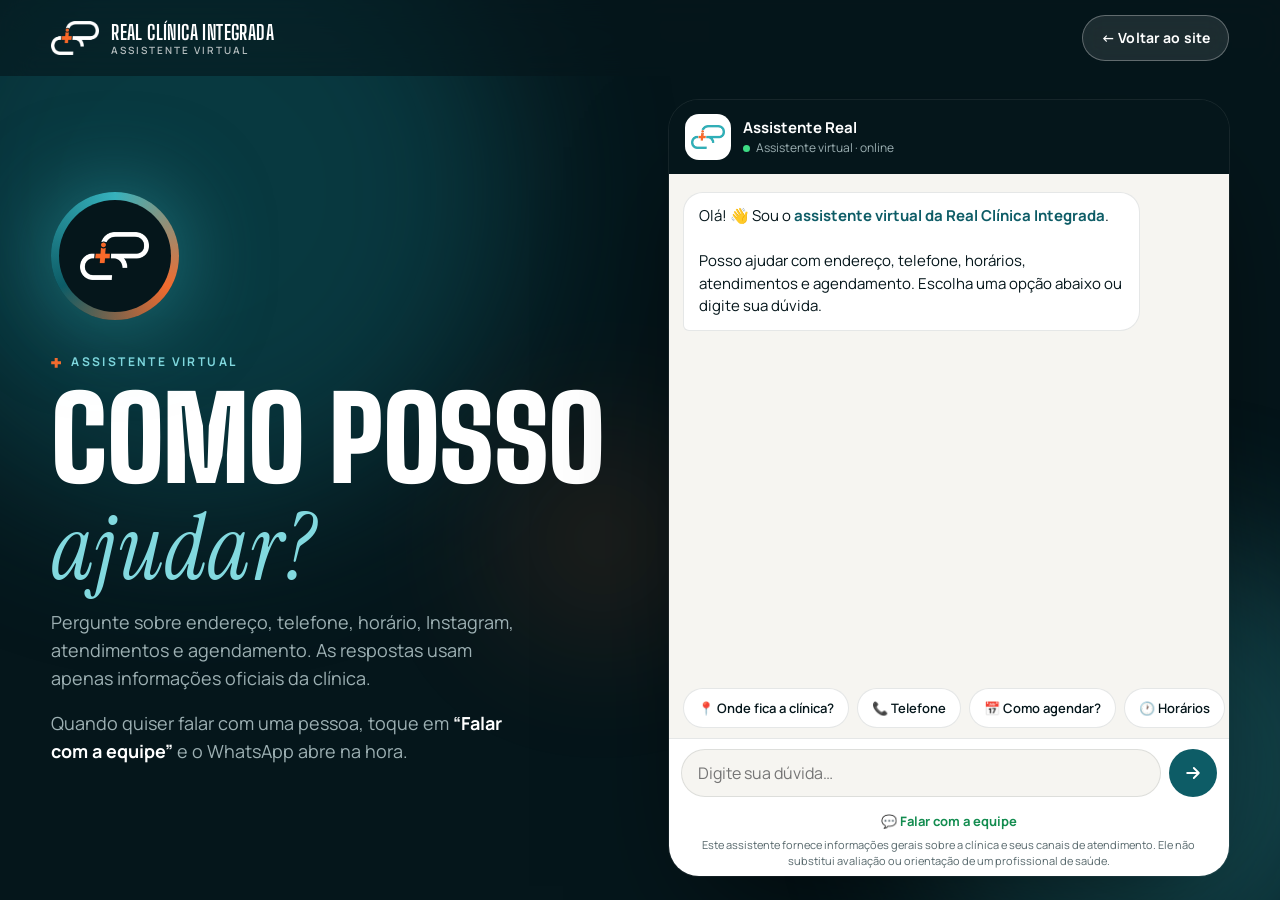
<file: assistente.html>
<!doctype html>
<html lang="pt-BR">
<head>
  <meta charset="utf-8" />
  <meta name="viewport" content="width=device-width, initial-scale=1, viewport-fit=cover, interactive-widget=resizes-content" />
  <title>Assistente Virtual | Real Clínica Integrada | Arapiraca - AL</title>
  <meta name="description" content="Tire suas dúvidas sobre a Real Clínica Integrada em Arapiraca - AL: endereço, telefone, horário, atendimentos e como agendar pelo WhatsApp." />
  <meta name="theme-color" content="#05161b" />
  <link rel="icon" type="image/png" href="assets/img/favicon.png" />
  <link rel="apple-touch-icon" href="assets/img/apple-touch-icon.png" />
  <link rel="preconnect" href="https://fonts.googleapis.com" />
  <link rel="preconnect" href="https://fonts.gstatic.com" crossorigin />
  <link href="https://fonts.googleapis.com/css2?family=Big+Shoulders+Display:wght@700;800;900&family=Instrument+Serif:ital@0;1&family=Manrope:wght@400;500;600;700;800&display=swap" rel="stylesheet" />
  <link rel="stylesheet" href="assets/css/style.css" />
</head>
<body class="ai-page">
  <div class="ai-bg" aria-hidden="true"><i></i><i></i><i></i></div>

  <header class="header is-page">
    <div class="wrap">
      <a href="index.html" class="brand" aria-label="Voltar para o site da Real Clínica Integrada">
        <img class="brand__mark brand__mark--light" src="assets/img/logo-mark-light.png" alt="" width="256" height="178" />
        <img class="brand__mark brand__mark--dark" src="assets/img/logo-mark.png" alt="" width="256" height="178" />
        <span class="brand__name">Real Clínica Integrada<small>Assistente Virtual</small></span>
      </a>
      <div class="header__cta">
        <a class="btn btn--glass" href="index.html">← Voltar ao site</a>
      </div>
    </div>
  </header>

  <main class="wrap ai-layout">
    <section class="ai-intro" aria-label="Sobre o assistente">
      <div class="orb" aria-hidden="true"></div>
      <span class="eyebrow eyebrow--light">Assistente Virtual</span>
      <h1 class="h-xl" style="margin:16px 0 22px">Como posso <span class="serif">ajudar?</span></h1>
      <p>Pergunte sobre endereço, telefone, horário, Instagram, atendimentos e agendamento. As respostas usam apenas informações oficiais da clínica.</p>
      <p>Quando quiser falar com uma pessoa, toque em <strong style="color:#fff">“Falar com a equipe”</strong> e o WhatsApp abre na hora.</p>
    </section>

    <section class="ai-chat-shell" data-chat-page aria-label="Conversa com o assistente virtual"></section>
  </main>

  <script src="assets/js/assistente.js"></script>
  <script>
    (function () {
      var shell = document.querySelector("[data-chat-page]");
      var chat = window.RealChat.mount(shell, { id: "p" });
      var q = new URLSearchParams(location.search).get("q");
      if (q) setTimeout(function () { chat.ask(q); }, 400);
    })();
  </script>
</body>
</html>
</file>
<file: assets/css/style.css>
/* =========================================================
   Real Clínica Integrada — identidade visual
   Cores extraídas da logo e da fachada:
   azul-petróleo / turquesa da marca / laranja da cruz
   ========================================================= */
:root {
  --ink: #05161b;
  --ink-2: #0a2328;
  --petrol: #0d5c66;
  --teal: #36b2bd;
  --teal-2: #82d9df;
  --mist: #e8f4f5;
  --paper: #f6f5f1;
  --sand: #ebe6dc;
  --white: #ffffff;
  --orange: #f26b2e;
  --grey: #56676b;
  --grey-2: #9db0b3;
  --line: rgba(5, 22, 27, .10);
  --line-dark: rgba(255, 255, 255, .10);
  --star: #f6b51e;
  --wa: #128c4f;

  --f-sans: "Manrope", system-ui, -apple-system, "Segoe UI", sans-serif;
  --f-display: "Big Shoulders Display", "Manrope", Impact, sans-serif;
  --f-serif: "Instrument Serif", Georgia, serif;

  --r-lg: 28px;
  --r-md: 18px;
  --gutter: clamp(16px, 4vw, 56px);
  --max: 1360px;
  --ease: cubic-bezier(.2, .8, .2, 1);
  --ease-cine: cubic-bezier(.76, 0, .24, 1);
  --header-h: 76px;
}

*, *::before, *::after { box-sizing: border-box; }
html { -webkit-text-size-adjust: 100%; scroll-padding-top: var(--header-h); }
html:not(.lenis) { scroll-behavior: smooth; }
html.lenis, html.lenis body { height: auto; }
.lenis.lenis-smooth { scroll-behavior: auto !important; }
body {
  margin: 0;
  font-family: var(--f-sans);
  color: var(--ink);
  background: var(--paper);
  line-height: 1.55;
  -webkit-font-smoothing: antialiased;
  overflow-x: hidden;
}
body.is-locked { overflow: hidden; }
img { max-width: 100%; height: auto; display: block; }
a { color: inherit; text-decoration: none; }
button { font: inherit; color: inherit; cursor: pointer; border: 0; background: none; padding: 0; }
:focus-visible { outline: 2px solid var(--teal); outline-offset: 3px; border-radius: 6px; }
::selection { background: var(--teal); color: var(--ink); }
.sr-only { position: absolute; width: 1px; height: 1px; overflow: hidden; clip: rect(0 0 0 0); white-space: nowrap; }

.wrap { width: 100%; max-width: var(--max); margin: 0 auto; padding: 0 var(--gutter); }
.serif { font-family: var(--f-serif); font-weight: 400; font-style: italic; letter-spacing: 0; text-transform: none; }
.eyebrow {
  display: inline-flex; align-items: center; gap: 10px;
  font-size: 12px; font-weight: 700; letter-spacing: .2em; text-transform: uppercase;
  color: var(--petrol);
}
.eyebrow::before { content: ""; width: 10px; height: 10px; flex: none; background: var(--orange);
  clip-path: polygon(35% 0, 65% 0, 65% 35%, 100% 35%, 100% 65%, 65% 65%, 65% 100%, 35% 100%, 35% 65%, 0 65%, 0 35%, 35% 35%); }
.eyebrow--light { color: var(--teal-2); }
.accent { color: var(--orange); }

/* ---------- Botões ---------- */
.btn {
  --bg: var(--petrol); --fg: #fff;
  position: relative; display: inline-flex; align-items: center; justify-content: center; gap: 10px;
  min-height: 54px; padding: 0 26px; border-radius: 999px;
  background: var(--bg); color: var(--fg);
  font-weight: 700; font-size: 15px; letter-spacing: .01em; white-space: nowrap;
  overflow: hidden; isolation: isolate;
  transition: box-shadow .5s var(--ease), background .3s, color .3s;
  will-change: transform;
}
.btn::before {
  content: ""; position: absolute; z-index: -1; left: 50%; top: 100%; width: 140%; aspect-ratio: 1;
  border-radius: 50%; background: var(--hover, var(--teal)); transform: translate(-50%, 0) scale(0);
  transition: transform .7s var(--ease);
}
@media (hover: hover) {
  .btn:hover::before { transform: translate(-50%, -60%) scale(1); }
  .btn:hover { color: var(--hover-fg, var(--ink)); box-shadow: 0 18px 36px -16px rgba(13, 92, 102, .7); }
}
.btn svg { width: 18px; height: 18px; flex: none; }
.btn--wa { --bg: var(--wa); --hover: #19b866; --hover-fg: #fff; }
.btn--glass { --bg: rgba(255,255,255,.1); border: 1px solid rgba(255,255,255,.3); backdrop-filter: blur(12px); -webkit-backdrop-filter: blur(12px); --hover: #fff; }
.btn--ghost { --bg: transparent; --fg: var(--ink); border: 1px solid var(--line); --hover: var(--ink); --hover-fg: #fff; }
.btn--white { --bg: #fff; --fg: var(--ink); --hover: var(--orange); --hover-fg: #fff; }
.btn--orange { --bg: var(--orange); --hover: #fff; --hover-fg: var(--ink); }

/* =========================================================
   PRELOADER
   ========================================================= */
.loader {
  position: fixed; inset: 0; z-index: 200; background: var(--ink); color: #fff;
  display: grid; place-items: center;
  transition: clip-path 1.1s var(--ease-cine), visibility 0s 1.1s;
  clip-path: inset(0 0 0 0);
}
.loader.is-done { clip-path: inset(0 0 100% 0); visibility: hidden; }
.loader__inner { display: grid; justify-items: center; gap: 26px; }
.loader__mark { width: 140px; position: relative; }
.loader__mark img { width: 100%; clip-path: inset(0 calc(100% - var(--lp, 0%)) 0 0); transition: clip-path .2s linear; }
.loader__mark::after { content: ""; position: absolute; inset: 0; background: url("../img/logo-mark-light.png") center/contain no-repeat; opacity: .08; }
.loader__count { font-family: var(--f-display); font-weight: 800; font-size: 14px; letter-spacing: .3em; color: var(--grey-2); }

/* =========================================================
   CURSOR + PROGRESSO
   ========================================================= */
.progress { position: fixed; z-index: 120; left: 0; top: 0; height: 3px; width: 100%; transform-origin: 0 50%; transform: scaleX(var(--sp, 0)); background: linear-gradient(90deg, var(--teal), var(--orange)); pointer-events: none; }
.cursor, .cursor-dot { position: fixed; left: 0; top: 0; z-index: 150; pointer-events: none; border-radius: 50%; display: none; }
.has-cursor .cursor, .has-cursor .cursor-dot { display: block; }
.cursor { width: 44px; height: 44px; margin: -22px 0 0 -22px; border: 1.5px solid var(--teal); transition: width .4s var(--ease), height .4s var(--ease), margin .4s var(--ease), background .3s, border-color .3s; display: none; place-items: center; font-size: 11px; font-weight: 800; letter-spacing: .1em; color: var(--ink); text-transform: uppercase; mix-blend-mode: normal; }
.cursor-dot { width: 6px; height: 6px; margin: -3px 0 0 -3px; background: var(--orange); }
.cursor.is-link { width: 70px; height: 70px; margin: -35px 0 0 -35px; background: rgba(54,178,189,.18); border-color: transparent; }
.cursor.is-view { width: 96px; height: 96px; margin: -48px 0 0 -48px; background: var(--teal); border-color: transparent; display: grid; }
.has-cursor .cursor.is-view { display: grid; }
.cursor span { opacity: 0; transition: opacity .2s; }
.cursor.is-view span { opacity: 1; }

/* =========================================================
   HEADER
   ========================================================= */
.header {
  position: fixed; inset: 0 0 auto; z-index: 80; height: var(--header-h);
  display: flex; align-items: center; color: #fff;
  transition: background .5s var(--ease), box-shadow .5s, color .4s, transform .6s var(--ease);
}
.header.is-scrolled {
  background: rgba(246, 245, 241, .76);
  backdrop-filter: blur(18px) saturate(1.5); -webkit-backdrop-filter: blur(18px) saturate(1.5);
  box-shadow: 0 1px 0 var(--line); color: var(--ink);
}
.header.is-hidden { transform: translateY(-100%); }
.header .wrap { display: flex; align-items: center; justify-content: space-between; gap: 20px; }
.brand { display: flex; align-items: center; gap: 12px; line-height: 1; }
.brand__mark { width: 48px; height: auto; flex: none; }
.brand__mark--dark { display: none; }
.header.is-scrolled .brand__mark--light { display: none; }
.header.is-scrolled .brand__mark--dark { display: block; }
.brand__name { font-family: var(--f-display); font-weight: 700; font-size: 20px; letter-spacing: .02em; text-transform: uppercase; }
.brand__name small { display: block; font-family: var(--f-sans); font-weight: 600; font-size: 10px; letter-spacing: .2em; opacity: .7; margin-top: 3px; }

.nav { display: flex; align-items: center; gap: 2px; }
.nav a { position: relative; padding: 10px 13px; font-size: 14px; font-weight: 600; border-radius: 999px; transition: background .3s; }
.nav a:hover { background: rgba(130, 160, 165, .18); }
.nav a.is-ai { display: inline-flex; gap: 7px; align-items: center; }
.nav a.is-ai::before { content: ""; width: 7px; height: 7px; border-radius: 50%; background: var(--orange); box-shadow: 0 0 0 4px rgba(242,107,46,.25); animation: ping 2s infinite; }
@keyframes ping { 50% { box-shadow: 0 0 0 7px rgba(242,107,46,0); } }
.header__cta { display: flex; gap: 10px; align-items: center; }
.header__cta .btn { min-height: 46px; padding: 0 18px; font-size: 14px; }

.burger { display: none; width: 48px; height: 48px; border-radius: 50%; position: relative; background: rgba(130,160,165,.2); }
.burger span { position: absolute; left: 15px; right: 15px; height: 2px; background: currentColor; border-radius: 2px; transition: transform .5s var(--ease); }
.burger span:nth-child(1) { top: 19px; }
.burger span:nth-child(2) { top: 27px; }
.menu-open .burger span:nth-child(1) { transform: translateY(4px) rotate(45deg); }
.menu-open .burger span:nth-child(2) { transform: translateY(-4px) rotate(-45deg); }

.mobile-menu {
  position: fixed; inset: 0; z-index: 79; background: var(--ink); color: #fff;
  display: flex; flex-direction: column; justify-content: center; padding: 100px var(--gutter) 32px;
  clip-path: circle(0% at calc(100% - 44px) 38px); transition: clip-path .9s var(--ease-cine); visibility: hidden;
  overflow-y: auto;
}
.menu-open .mobile-menu { clip-path: circle(150% at calc(100% - 44px) 38px); visibility: visible; }
.menu-open .header { color: #fff; background: transparent; box-shadow: none; backdrop-filter: none; -webkit-backdrop-filter: none; transform: none; }
.menu-open .header .brand__mark--light { display: block; }
.menu-open .header .brand__mark--dark { display: none; }
.mobile-menu ol { list-style: none; margin: 0; padding: 0; counter-reset: m; }
.mobile-menu li { overflow: hidden; border-bottom: 1px solid var(--line-dark); }
.mobile-menu a.mm-link {
  display: flex; align-items: baseline; gap: 14px; padding: 12px 0;
  font-family: var(--f-display); font-size: clamp(26px, 7vw, 40px); font-weight: 800; text-transform: uppercase; letter-spacing: .01em; line-height: 1;
  transform: translateY(110%); transition: transform .8s var(--ease);
}
.mobile-menu a.mm-link::before { counter-increment: m; content: "0" counter(m); font-family: var(--f-sans); font-size: 12px; font-weight: 600; color: var(--orange); letter-spacing: .1em; }
.menu-open .mobile-menu a.mm-link { transform: none; }
.mobile-menu li:nth-child(2) a { transition-delay: .05s; } .mobile-menu li:nth-child(3) a { transition-delay: .1s; }
.mobile-menu li:nth-child(4) a { transition-delay: .15s; } .mobile-menu li:nth-child(5) a { transition-delay: .2s; }
.mobile-menu li:nth-child(6) a { transition-delay: .25s; } .mobile-menu li:nth-child(7) a { transition-delay: .3s; }
.mobile-menu__foot { margin-top: 28px; display: grid; gap: 10px; }
.btn--xl { min-height: 64px; font-size: 18px; }
.btn--xl svg { width: 22px; height: 22px; }

/* =========================================================
   HERO
   ========================================================= */
.hero { position: relative; min-height: 100vh; min-height: 100svh; display: flex; align-items: flex-end; color: #fff; overflow: hidden; background: var(--ink); }
.hero__media { position: absolute; inset: -8% 0 0; will-change: transform; }
.hero__media img { width: 100%; height: 100%; object-fit: cover; object-position: 50% 45%; filter: contrast(1.12) saturate(1.15) brightness(.9); transform: scale(1.18); transition: transform 2.6s var(--ease-cine); }
.is-ready .hero__media img { transform: scale(1.04); }
.hero__shade { position: absolute; inset: 0; pointer-events: none;
  background:
    radial-gradient(120% 80% at 70% 30%, transparent 0%, rgba(5,22,27,.35) 60%),
    linear-gradient(180deg, rgba(5,22,27,.6) 0%, rgba(5,22,27,0) 28%, rgba(5,22,27,.25) 55%, rgba(5,22,27,.96) 100%); }
.hero__grain { position: absolute; inset: 0; opacity: .14; mix-blend-mode: overlay; pointer-events: none;
  background-image: url("data:image/svg+xml,%3Csvg xmlns='http://www.w3.org/2000/svg' width='160' height='160'%3E%3Cfilter id='n'%3E%3CfeTurbulence type='fractalNoise' baseFrequency='.9' numOctaves='2' stitchTiles='stitch'/%3E%3C/filter%3E%3Crect width='100%25' height='100%25' filter='url(%23n)'/%3E%3C/svg%3E"); }
.hero__particles { position: absolute; inset: 0; width: 100%; height: 100%; pointer-events: none; }
.hero__content { position: relative; z-index: 2; width: 100%; padding-top: 130px; padding-bottom: clamp(32px, 6vh, 72px); }
.hero__kicker { display: flex; flex-wrap: wrap; gap: 10px; align-items: center; margin-bottom: 18px; }
.chip { display: inline-flex; align-items: center; gap: 8px; padding: 8px 14px; border-radius: 999px; font-size: 13px; font-weight: 600;
  background: rgba(255,255,255,.1); border: 1px solid rgba(255,255,255,.22); backdrop-filter: blur(10px); -webkit-backdrop-filter: blur(10px); }
.chip .stars { color: var(--star); letter-spacing: 1px; }
.chip .dot { width: 7px; height: 7px; border-radius: 50%; background: var(--orange); }
.hero__title { margin: 0; font-family: var(--f-display); font-weight: 900; text-transform: uppercase; font-size: clamp(72px, 14vw, 250px); line-height: .8; letter-spacing: -.01em; }
.hero__title .line { display: block; overflow: hidden; padding: .02em 0 .04em; }
.hero__title .line > span { display: inline-block; transform: translateY(110%) skewY(6deg); transform-origin: left; }
.is-ready .hero__title .line > span { transform: none; transition: transform 1.4s var(--ease-cine); }
.is-ready .hero__title .line:nth-child(2) > span { transition-delay: .1s; }
.is-ready .hero__title .line:nth-child(3) > span { transition-delay: .2s; }
.hero__title .stroke { color: transparent; -webkit-text-stroke: 2px rgba(255,255,255,.92); }
.hero__title .cross { display: inline-block; width: .42em; height: .42em; margin-left: .08em; vertical-align: .12em; background: var(--orange);
  clip-path: polygon(35% 0, 65% 0, 65% 35%, 100% 35%, 100% 65%, 65% 65%, 65% 100%, 35% 100%, 35% 65%, 0 65%, 0 35%, 35% 35%); animation: spinCross 10s linear infinite; }
@keyframes spinCross { to { transform: rotate(360deg); } }
.hero__bottom { margin-top: clamp(20px, 3.5vh, 38px); display: flex; flex-wrap: wrap; gap: 22px 40px; align-items: flex-end; justify-content: space-between; }
.hero__lead { max-width: 470px; margin: 0; font-size: clamp(16px, 1.35vw, 19px); color: rgba(255,255,255,.85); }
.typed { display: block; font-family: var(--f-serif); font-style: italic; font-size: clamp(30px, 3vw, 46px); line-height: 1.1; color: #fff; min-height: 1.15em; margin-bottom: 10px; }
.typed b { font-weight: 400; color: var(--teal-2); }
.typed i { display: inline-block; width: 2px; height: .9em; background: var(--orange); margin-left: 4px; vertical-align: -.1em; animation: caret 1s steps(1) infinite; }
@keyframes caret { 50% { opacity: 0; } }
.hero__actions { display: flex; flex-wrap: wrap; gap: 12px; }
.fade-in { opacity: 0; transform: translateY(24px); }
.is-ready .fade-in { opacity: 1; transform: none; transition: opacity 1.1s var(--ease) .8s, transform 1.1s var(--ease) .8s; }
.hero__scroll { position: absolute; z-index: 2; right: var(--gutter); top: 50%; transform: translateY(-50%); display: grid; justify-items: center; gap: 12px; font-size: 11px; letter-spacing: .3em; text-transform: uppercase; writing-mode: vertical-rl; opacity: .75; }
.hero__scroll::after { content: ""; width: 1px; height: 70px; background: linear-gradient(#fff, transparent); animation: drip 2.4s var(--ease) infinite; }
@keyframes drip { 0% { transform: scaleY(0); transform-origin: top; } 50% { transform: scaleY(1); transform-origin: top; } 51% { transform-origin: bottom; } 100% { transform: scaleY(0); transform-origin: bottom; } }

/* =========================================================
   REVEAL / SPLIT
   ========================================================= */
.js [data-reveal] { opacity: 0; transform: translateY(28px); transition: opacity .9s var(--ease), transform .9s var(--ease); transition-delay: var(--d, 0s); }
.js [data-reveal].is-in { opacity: 1; transform: none; }
.split .w { display: inline-block; overflow: hidden; vertical-align: top; padding-bottom: .06em; margin-bottom: -.06em; }
.split .w > span { display: inline-block; transform: translateY(110%); transition: transform 1.1s var(--ease-cine); transition-delay: calc(var(--i) * 40ms); }
.split.is-in .w > span { transform: none; }

/* =========================================================
   MARQUEE
   ========================================================= */
.marquee { pointer-events: none; position: relative; background: var(--ink); color: #fff; overflow: hidden; padding: 26px 0; border-top: 1px solid var(--line-dark); }
.marquee--tilt { background: var(--orange); color: var(--ink); transform: rotate(-2deg) scale(1.04); margin: -24px 0 0; z-index: 3; border: 0; padding: 18px 0; }
.marquee__track { display: flex; width: max-content; will-change: transform; animation: esteira var(--dur, 22s) ease-in-out infinite alternate; }
@keyframes esteira { from { transform: translateX(0); } to { transform: translateX(var(--dist, -40%)); } }
.marquee__group { display: flex; align-items: center; gap: 46px; padding-right: 46px; }
.marquee__group span { font-family: var(--f-display); font-weight: 800; text-transform: uppercase; font-size: clamp(30px, 4vw, 58px); line-height: 1; white-space: nowrap; display: flex; align-items: center; gap: 46px; }
.marquee__group span::after { content: ""; width: .5em; height: .5em; background: var(--orange);
  clip-path: polygon(35% 0, 65% 0, 65% 35%, 100% 35%, 100% 65%, 65% 65%, 65% 100%, 35% 100%, 35% 65%, 0 65%, 0 35%, 35% 35%); }
.marquee--tilt .marquee__group span::after { background: var(--ink); }
.marquee__group .serif { font-family: var(--f-serif); font-weight: 400; color: var(--teal-2); }
.marquee--tilt .marquee__group .serif { color: #fff; }

/* =========================================================
   SEÇÕES BASE
   ========================================================= */
.section { padding: clamp(90px, 12vw, 170px) 0; position: relative; }
.section__head { display: grid; gap: 18px; margin-bottom: clamp(40px, 6vw, 80px); }
.h-xl, .h-lg { margin: 0; font-family: var(--f-display); font-weight: 900; text-transform: uppercase; letter-spacing: -.005em; }
.h-xl { font-size: clamp(56px, 9vw, 150px); line-height: .84; }
.h-lg { font-size: clamp(46px, 6.4vw, 104px); line-height: .86; }
.h-xl .serif, .h-lg .serif { color: var(--petrol); font-size: .78em; }
.lead { font-size: clamp(17px, 1.45vw, 20px); color: var(--grey); max-width: 560px; margin: 0; }

.stats { display: grid; grid-template-columns: repeat(3, 1fr); gap: 10px; }
.stat { padding: 22px 18px; border-radius: var(--r-md); background: var(--white); border: 1px solid var(--line); display: grid; gap: 4px; transition: transform .5s var(--ease), background .4s; }
.stat:hover { transform: translateY(-6px); background: var(--mist); }
.stat b { font-family: var(--f-display); font-size: clamp(46px, 5vw, 76px); font-weight: 900; line-height: .9; color: var(--petrol); }
.stat span { font-size: 13px; color: var(--grey); font-weight: 600; }
.stat .stars { color: var(--star); font-size: 12px; letter-spacing: 2px; }

/* =========================================================
   ATENDIMENTOS
   ========================================================= */
.services { background: var(--ink); color: #fff; border-radius: clamp(28px, 4vw, 60px) clamp(28px, 4vw, 60px) 0 0; overflow: hidden; }
.services .h-xl .serif { color: var(--teal-2); }
.services .lead { color: var(--grey-2); }
.services { margin-top: clamp(40px, 6vw, 80px); }
.services__layout { display: grid; grid-template-columns: 1fr minmax(300px, 460px); gap: clamp(28px, 4vw, 64px); align-items: start; }
.svc-list { display: grid; gap: 14px; }
.svc {
  position: relative; padding: clamp(24px, 3vw, 42px); border-radius: var(--r-lg);
  background: rgba(255,255,255,.04); border: 1px solid var(--line-dark); overflow: hidden; isolation: isolate;
  transform-style: preserve-3d; transition: border-color .5s, transform .6s var(--ease);
}
.svc::before { content: ""; position: absolute; inset: 0; z-index: -1; opacity: 0; transition: opacity .5s;
  background: radial-gradient(420px circle at var(--mx, 50%) var(--my, 50%), rgba(54,178,189,.28), transparent 60%); }
.svc:hover { border-color: rgba(54,178,189,.5); }
.svc:hover::before { opacity: 1; }
.svc__top { display: flex; justify-content: space-between; align-items: flex-start; gap: 16px; }
.svc__num { font-family: var(--f-display); font-weight: 800; font-size: 15px; letter-spacing: .1em; color: var(--orange); }
.svc h3 { margin: 0; font-family: var(--f-display); font-weight: 900; text-transform: uppercase; font-size: clamp(44px, 5.4vw, 86px); line-height: .86; }
.svc__icon { width: 64px; height: 64px; flex: none; border-radius: 50%; display: grid; place-items: center; background: rgba(54,178,189,.14); color: var(--teal-2); transition: transform .8s var(--ease), background .4s, color .4s; }
.svc:hover .svc__icon { transform: rotate(90deg); background: var(--orange); color: #fff; }
.svc__icon svg { width: 26px; height: 26px; }
.svc ul { list-style: none; margin: 22px 0 0; padding: 0; display: flex; flex-wrap: wrap; gap: 8px; }
.svc li { font-size: 14px; font-weight: 600; padding: 9px 15px; border-radius: 999px; border: 1px solid rgba(255,255,255,.2); color: rgba(255,255,255,.9); }
.svc li.k { background: var(--teal); color: var(--ink); border-color: var(--teal); }
.svc-photo { position: sticky; top: calc(var(--header-h) + 24px); margin: 0; border-radius: var(--r-lg); overflow: hidden; aspect-ratio: 4 / 5; }
.svc-photo img { width: 100%; height: 100%; object-fit: cover; filter: contrast(1.06) saturate(1.08); }
.svc-photo figcaption { position: absolute; left: 14px; right: 14px; bottom: 14px; padding: 12px 16px; border-radius: 16px; font-size: 13px; font-weight: 600; background: rgba(5,22,27,.6); backdrop-filter: blur(10px); -webkit-backdrop-filter: blur(10px); }
.svc-note { padding: 24px; border-radius: var(--r-lg); background: var(--petrol); }
.svc-note p { margin: 0 0 16px; font-weight: 600; }
.svc-note__btns { display: flex; flex-wrap: wrap; gap: 10px; }

.lightbox { position: fixed; inset: 0; z-index: 160; background: rgba(5,22,27,.94); backdrop-filter: blur(10px); -webkit-backdrop-filter: blur(10px); display: grid; place-items: center; padding: 20px; opacity: 0; visibility: hidden; transition: opacity .4s, visibility .4s; }
.lightbox.is-open { opacity: 1; visibility: visible; }
.lightbox img { max-height: 84vh; max-width: 100%; border-radius: 16px; transform: scale(.92); transition: transform .6s var(--ease); }
.lightbox.is-open img { transform: none; }
.lightbox p { position: absolute; bottom: 20px; left: 0; right: 0; text-align: center; color: rgba(255,255,255,.8); font-size: 14px; margin: 0; }
.lightbox button { position: absolute; top: 16px; right: 16px; width: 50px; height: 50px; border-radius: 50%; background: rgba(255,255,255,.12); color: #fff; font-size: 22px; }

/* =========================================================
   AVALIAÇÕES
   ========================================================= */
.reviews { background: var(--ink); color: #fff; overflow: hidden; }
.reviews .h-lg .serif { color: var(--teal-2); }
.reviews__top { display: flex; flex-wrap: wrap; gap: 32px; align-items: flex-end; justify-content: space-between; margin-bottom: clamp(40px, 6vw, 72px); }
.score { display: flex; align-items: center; gap: 22px; }
.score b { font-family: var(--f-display); font-size: clamp(110px, 13vw, 200px); font-weight: 900; line-height: .78; background: linear-gradient(180deg, #fff 30%, var(--teal)); -webkit-background-clip: text; background-clip: text; color: transparent; }
.score .stars { color: var(--star); font-size: 24px; letter-spacing: 3px; }
.score small { display: block; color: var(--grey-2); font-size: 14px; margin-top: 6px; }
.g-badge { display: inline-flex; align-items: center; gap: 8px; margin-top: 10px; font-size: 13px; color: var(--grey-2); }
.g-badge svg { width: 18px; height: 18px; }
.rv-track { display: grid; grid-template-columns: repeat(4, 1fr); gap: 16px; }
.rv { position: relative; display: flex; flex-direction: column; gap: 18px; padding: 28px; border-radius: var(--r-lg); background: rgba(255,255,255,.04); border: 1px solid var(--line-dark); transition: transform .6s var(--ease), background .4s, border-color .4s; }
.rv:hover { transform: translateY(-8px) rotate(-.6deg); background: rgba(255,255,255,.07); border-color: rgba(54,178,189,.5); }
.rv__quote { font-family: var(--f-serif); font-size: 80px; line-height: .5; height: 30px; color: var(--orange); }
.rv p { margin: 0; font-size: 18px; line-height: 1.45; flex: 1; }
.rv__who { display: flex; align-items: center; gap: 12px; padding-top: 18px; border-top: 1px solid var(--line-dark); }
.avatar { width: 46px; height: 46px; border-radius: 50%; flex: none; object-fit: cover; display: grid; place-items: center; font-weight: 700; font-size: 18px; color: #fff; box-shadow: 0 0 0 2px var(--ink), 0 0 0 4px rgba(54,178,189,.6); }
.rv__who b { display: block; font-size: 15px; }
.stars { color: var(--star); font-size: 13px; letter-spacing: 1px; }
.stars .off { color: rgba(255,255,255,.25); }
.rv-mini { display: flex; flex-wrap: wrap; gap: 12px; margin-top: 16px; }
.rv-mini .rv__who { border: 1px solid var(--line-dark); border-radius: 999px; padding: 8px 22px 8px 8px; background: rgba(255,255,255,.03); }
.reviews__note { margin-top: 28px; font-size: 13px; color: var(--grey-2); }
.reviews__note a { text-decoration: underline; text-underline-offset: 3px; }

/* =========================================================
   ASSISTENTE (home)
   ========================================================= */
.ai-band { background: var(--mist); overflow: hidden; }
.ai-band__card { display: grid; grid-template-columns: 1.05fr .95fr; gap: clamp(32px, 5vw, 80px); align-items: center; }
.ai-band ul { list-style: none; padding: 0; margin: 28px 0 32px; display: grid; gap: 12px; }
.ai-band li { display: flex; gap: 12px; align-items: center; font-weight: 600; }
.ai-band li::before { content: "✓"; width: 28px; height: 28px; border-radius: 50%; display: grid; place-items: center; background: var(--white); color: var(--petrol); font-size: 13px; flex: none; box-shadow: 0 4px 10px -4px rgba(5,22,27,.2); }
.ai-band__btns { display: flex; flex-wrap: wrap; gap: 12px; }
.phone { position: relative; justify-self: center; width: min(100%, 380px); border-radius: 44px; padding: 12px; background: var(--ink); box-shadow: 0 70px 110px -50px rgba(5,22,27,.7); transform: rotate(3deg); transition: transform .8s var(--ease); }
.phone:hover { transform: rotate(0); }
.phone::before { content: ""; position: absolute; inset: -40px; z-index: -1; border-radius: 50%; background: radial-gradient(circle, rgba(54,178,189,.45), transparent 65%); filter: blur(10px); }
.phone__screen { border-radius: 34px; background: var(--paper); overflow: hidden; display: flex; flex-direction: column; height: 520px; }
.phone .chat__head .x { display: none; }
.demo-body { flex: 1; padding: 16px 14px; display: flex; flex-direction: column; gap: 10px; overflow: hidden; }

/* =========================================================
   ONDE ESTAMOS
   ========================================================= */
.where__grid { display: grid; grid-template-columns: 1.1fr .9fr; gap: 16px; }
.where__photo { position: relative; border-radius: var(--r-lg); overflow: hidden; min-height: 520px; }
.where__photo img { position: absolute; inset: 0; width: 100%; height: 115%; object-fit: cover; transform: translateY(var(--py, -6%)); filter: contrast(1.06) saturate(1.12); }
.where__photo::after { content: ""; position: absolute; inset: 0; background: linear-gradient(180deg, transparent 30%, rgba(5,22,27,.92) 78%); }
.where__addr { position: absolute; z-index: 2; left: 0; right: 0; bottom: 0; padding: clamp(22px, 3vw, 40px); color: #fff; }
.where__addr address { font-style: normal; font-size: clamp(22px, 2.4vw, 34px); font-weight: 700; letter-spacing: -.02em; line-height: 1.2; margin: 10px 0 22px; }
.where__btns { display: flex; flex-wrap: wrap; gap: 10px; }
.where__side { display: grid; gap: 16px; grid-template-rows: 1fr auto; }
.map { border-radius: var(--r-lg); overflow: hidden; min-height: 320px; background: var(--sand); position: relative; }
.map iframe { position: absolute; inset: 0; width: 100%; height: 100%; border: 0; filter: grayscale(.4) contrast(1.05); }
.info-card { border-radius: var(--r-lg); background: var(--white); border: 1px solid var(--line); padding: 24px; display: grid; gap: 16px; }
.info-card dl { margin: 0; display: grid; grid-template-columns: 1fr 1fr; gap: 16px; }
.info-card dt { font-size: 11px; text-transform: uppercase; letter-spacing: .18em; color: var(--grey); }
.info-card dd { margin: 4px 0 0; font-weight: 700; font-size: 16px; }
.info-card dd a { border-bottom: 2px solid var(--teal); }
.info-card small { color: var(--grey); font-size: 12px; }

/* ---------- Instagram ---------- */
.ig { padding-top: 0; }
.ig-card { position: relative; overflow: hidden; border-radius: clamp(28px, 4vw, 52px); padding: clamp(32px, 6vw, 84px);
  background: linear-gradient(130deg, var(--petrol), #0f7a85 55%, var(--teal)); color: #fff;
  display: grid; grid-template-columns: 1.2fr .8fr; gap: 40px; align-items: center; isolation: isolate; }
.ig-card__mark { position: absolute; z-index: -1; right: -6%; top: 50%; width: min(620px, 70%); transform: translateY(-50%) rotate(var(--rot, 0deg)); opacity: .12; }
.ig-card .h-lg .serif { color: #fff; }
.ig-card p { color: rgba(255,255,255,.85); margin: 18px 0 28px; max-width: 460px; }
.ig-handle { font-family: var(--f-display); font-weight: 800; font-size: clamp(30px, 3.6vw, 54px); text-transform: uppercase; line-height: .95; word-break: break-word; }
.ig-handle svg { width: 50px; height: 50px; margin-bottom: 16px; }

/* =========================================================
   CTA FINAL + FOOTER
   ========================================================= */
.final { position: relative; overflow: hidden; background: var(--ink); color: #fff; text-align: center; padding: clamp(110px, 16vw, 230px) 0; }
.final__blob { position: absolute; width: 760px; height: 760px; left: var(--bx, 50%); top: var(--by, 50%); transform: translate(-50%, -50%); background: radial-gradient(circle, rgba(54,178,189,.5), rgba(13,92,102,.2) 40%, transparent 65%); filter: blur(30px); transition: left 1.2s var(--ease), top 1.2s var(--ease); pointer-events: none; }
.final__mark { width: 90px; margin: 0 auto 30px; animation: bob 5s ease-in-out infinite; }
@keyframes bob { 50% { transform: translateY(-10px) rotate(-4deg); } }
.final .wrap { position: relative; }
.final h2 { margin: 0 auto; max-width: 1150px; font-family: var(--f-display); font-weight: 900; text-transform: uppercase; font-size: clamp(54px, 8.6vw, 150px); line-height: .84; }
.final h2 .serif { color: var(--teal-2); font-size: .74em; }
.final__btns { margin-top: 46px; display: flex; flex-wrap: wrap; gap: 12px; justify-content: center; }

.footer { background: #030e11; color: var(--grey-2); padding: 64px 0 120px; font-size: 14px; }
.footer__grid { display: grid; grid-template-columns: 1.4fr 1fr 1fr; gap: 32px; }
.footer__logo { width: 120px; margin-bottom: 18px; }
.footer h4 { color: #fff; font-size: 12px; text-transform: uppercase; letter-spacing: .18em; margin: 0 0 14px; }
.footer ul { list-style: none; margin: 0; padding: 0; display: grid; gap: 8px; }
.footer a:hover { color: #fff; }
.footer__big { margin-top: 56px; font-family: var(--f-display); font-weight: 900; text-transform: uppercase; font-size: clamp(54px, 13.4vw, 220px); line-height: .8; color: transparent; -webkit-text-stroke: 1px rgba(255,255,255,.14); white-space: nowrap; overflow: hidden; }
.footer__bottom { margin-top: 32px; padding-top: 22px; border-top: 1px solid var(--line-dark); display: flex; flex-wrap: wrap; gap: 12px; justify-content: space-between; font-size: 12px; }

/* =========================================================
   CHAT (widget, demo e página)
   ========================================================= */
.fab {
  position: fixed; z-index: 90; left: max(16px, env(safe-area-inset-left)); bottom: max(16px, env(safe-area-inset-bottom));
  display: inline-flex; align-items: center; gap: 10px; min-height: 58px; padding: 0 22px 0 8px; border-radius: 999px;
  background: var(--ink); color: #fff; font-weight: 700; font-size: 15px;
  box-shadow: 0 20px 44px -14px rgba(5,22,27,.75), inset 0 0 0 1px rgba(255,255,255,.12);
  transform: translateY(160%); transition: transform .9s var(--ease), background .3s;
}
.fab.is-shown { transform: none; }
.fab:hover { background: var(--petrol); }
.fab__bot { width: 44px; height: 44px; border-radius: 50%; display: grid; place-items: center; background: linear-gradient(135deg, var(--teal), var(--petrol)); font-size: 21px; position: relative; }
.fab__bot::after { content: ""; position: absolute; inset: -4px; border-radius: 50%; border: 2px solid var(--teal); animation: pulse 2.4s var(--ease) infinite; }
@keyframes pulse { from { transform: scale(.9); opacity: 1; } to { transform: scale(1.45); opacity: 0; } }
.chat-open .fab { transform: translateY(160%); }

.chat-panel {
  position: fixed; z-index: 140; left: 16px; bottom: 16px; width: 410px; height: min(700px, calc(100vh - 32px));
  border-radius: 28px; overflow: hidden; background: var(--paper);
  box-shadow: 0 40px 100px -30px rgba(5,22,27,.6), 0 0 0 1px var(--line);
  transform-origin: bottom left; transform: scale(.5) translateY(60px); opacity: 0; visibility: hidden;
  transition: transform .7s var(--ease), opacity .4s, visibility .7s;
}
.chat-open .chat-panel { transform: none; opacity: 1; visibility: visible; }

.chat { display: flex; flex-direction: column; height: 100%; min-height: 0; background: var(--paper); }
.chat__head { display: flex; align-items: center; gap: 12px; padding: 14px 16px; background: var(--ink); color: #fff; flex: none; }
.chat__ava { width: 46px; height: 46px; border-radius: 14px; display: grid; place-items: center; background: #fff; flex: none; padding: 6px; }
.chat__ava img { width: 100%; }
.chat__head b { display: block; font-size: 15px; }
.chat__head small { display: flex; align-items: center; gap: 6px; font-size: 12px; color: var(--grey-2); }
.chat__head small::before { content: ""; width: 7px; height: 7px; border-radius: 50%; background: #3ddc84; }
.chat__head .x { margin-left: auto; width: 42px; height: 42px; border-radius: 50%; background: rgba(255,255,255,.1); font-size: 18px; }
.chat__body { flex: 1; overflow-y: auto; padding: 18px 14px 8px; display: flex; flex-direction: column; gap: 10px; overscroll-behavior: contain; min-height: 0; }
.msg { max-width: 86%; padding: 12px 15px; border-radius: 20px; font-size: 15px; line-height: 1.5; animation: msgIn .5s var(--ease) both; white-space: pre-line; overflow-wrap: anywhere; }
.msg--bot { align-self: flex-start; background: var(--white); border: 1px solid var(--line); border-bottom-left-radius: 6px; }
.msg--user { align-self: flex-end; background: var(--petrol); color: #fff; border-bottom-right-radius: 6px; }
.msg strong { color: var(--petrol); }
@keyframes msgIn { from { opacity: 0; transform: translateY(12px) scale(.97); } }
.msg__actions { display: flex; flex-wrap: wrap; gap: 8px; margin-top: 10px; white-space: normal; }
.msg__actions a, .msg__actions button { display: inline-flex; align-items: center; gap: 6px; padding: 8px 14px; border-radius: 999px; background: var(--mist); color: var(--ink); font-size: 13px; font-weight: 700; }
.msg__actions .wa { background: var(--wa); color: #fff; }
.typing { align-self: flex-start; display: inline-flex; gap: 4px; padding: 14px 16px; background: var(--white); border: 1px solid var(--line); border-radius: 20px; border-bottom-left-radius: 6px; }
.typing i { width: 7px; height: 7px; border-radius: 50%; background: var(--grey-2); animation: blink 1s infinite; }
.typing i:nth-child(2) { animation-delay: .15s; } .typing i:nth-child(3) { animation-delay: .3s; }
@keyframes blink { 50% { opacity: .3; transform: translateY(-3px); } }
.chat__quick { display: flex; gap: 8px; overflow-x: auto; padding: 8px 14px 10px; flex: none; scrollbar-width: none; }
.chat__quick::-webkit-scrollbar { display: none; }
.chat__quick button { flex: none; padding: 9px 14px; border-radius: 999px; background: var(--white); border: 1px solid var(--line); font-size: 13px; font-weight: 600; white-space: nowrap; transition: background .3s, border-color .3s; }
.chat__quick button:hover { background: var(--mist); border-color: var(--teal); }
.chat__form { display: flex; gap: 8px; padding: 10px 12px; border-top: 1px solid var(--line); background: var(--white); flex: none; }
.chat__form input { flex: 1; min-width: 0; height: 48px; padding: 0 16px; border-radius: 999px; border: 1px solid var(--line); background: var(--paper); font: inherit; font-size: 16px; color: var(--ink); }
.chat__form input:focus { outline: none; border-color: var(--teal); box-shadow: 0 0 0 4px rgba(54,178,189,.18); }
.chat__form button { width: 48px; height: 48px; border-radius: 50%; background: var(--petrol); color: #fff; display: grid; place-items: center; flex: none; transition: background .3s; }
.chat__form button:hover { background: var(--orange); }
.chat__form button svg { width: 20px; height: 20px; }
.chat__foot { background: var(--white); flex: none; padding: 0 14px max(8px, env(safe-area-inset-bottom)); text-align: center; }
.chat__human { display: inline-flex; align-items: center; gap: 6px; padding: 4px 0 6px; font-size: 13px; font-weight: 700; color: var(--wa); }
.chat__disclaimer { margin: 0; font-size: 11px; line-height: 1.4; color: var(--grey); }

/* ---------- Página do assistente ---------- */
.ai-page { background: var(--ink); min-height: 100vh; min-height: 100dvh; }
.ai-page .header { color: #fff; background: rgba(5,22,27,.6); backdrop-filter: blur(16px); -webkit-backdrop-filter: blur(16px); }
.ai-page .header .brand__mark--dark { display: none !important; }
.ai-page .header .brand__mark--light { display: block !important; }
.ai-bg { position: fixed; inset: 0; pointer-events: none; overflow: hidden; }
.ai-bg i { position: absolute; border-radius: 50%; filter: blur(80px); opacity: .5; animation: drift 18s ease-in-out infinite alternate; }
.ai-bg i:nth-child(1) { width: 50vw; height: 50vw; left: -10vw; top: -10vw; background: var(--petrol); }
.ai-bg i:nth-child(2) { width: 36vw; height: 36vw; right: -8vw; bottom: -8vw; background: var(--teal); opacity: .3; animation-duration: 22s; }
.ai-bg i:nth-child(3) { width: 14vw; height: 14vw; left: 40vw; top: 50vh; background: var(--orange); opacity: .18; animation-duration: 14s; }
@keyframes drift { to { transform: translate(6vw, 4vh) scale(1.15); } }
.ai-layout { position: relative; display: grid; grid-template-columns: 1fr minmax(380px, 560px); gap: clamp(24px, 4vw, 70px); align-items: center; min-height: 100vh; min-height: 100dvh; padding-top: calc(var(--header-h) + 24px); padding-bottom: 24px; }
.ai-intro { color: #fff; }
.ai-intro .h-xl .serif { color: var(--teal-2); }
.ai-intro p { color: var(--grey-2); font-size: 18px; max-width: 480px; }
.ai-intro .orb { width: 128px; height: 128px; border-radius: 50%; margin-bottom: 30px; position: relative; background: conic-gradient(from 0deg, var(--teal), var(--orange), var(--petrol), var(--teal)); animation: spinCross 7s linear infinite; box-shadow: 0 0 90px rgba(54,178,189,.55); }
.ai-intro .orb::after { content: ""; position: absolute; inset: 8px; border-radius: 50%; background: var(--ink) url("../img/logo-mark-light.png") center / 62% no-repeat; animation: spinCross 7s linear infinite reverse; }
.ai-chat-shell { height: min(780px, calc(100dvh - var(--header-h) - 48px)); border-radius: 30px; overflow: hidden; box-shadow: 0 50px 120px -40px rgba(0,0,0,.7), 0 0 0 1px rgba(255,255,255,.08); }
.ai-chat-shell .chat__head .x { display: none; }

/* =========================================================
   RESPONSIVO
   ========================================================= */
@media (max-width: 1180px) {
  .nav, .header__cta .btn--ghost { display: none; }
  .burger { display: block; }
  .rv-track { grid-template-columns: repeat(2, 1fr); }
  .services__layout { grid-template-columns: 1fr; }
  .svc-photo { position: static; aspect-ratio: 16 / 10; }
  .ai-layout { grid-template-columns: 1fr; align-items: start; }
  .ai-intro { display: none; }
  .ai-chat-shell { height: calc(100dvh - var(--header-h) - 32px); }
}
@media (max-width: 860px) {
  :root { --header-h: 66px; }
  .about__grid, .ai-band__card, .where__grid, .ig-card, .footer__grid { grid-template-columns: 1fr; }
  .stats { grid-template-columns: repeat(3, 1fr); }
  .stat { padding: 16px 12px; }
  .hero__scroll { display: none; }
  .header__cta .btn--wa span { display: none; }
  .header__cta .btn--wa { width: 46px; padding: 0; }
  .brand__name small { display: none; }
  .where__photo { min-height: 440px; }
  .phone { transform: none; }
  .ig-card__mark { width: 90%; right: -30%; }
}
@media (max-width: 640px) {
  .rv-track { grid-auto-flow: column; grid-template-columns: none; grid-auto-columns: 86%; overflow-x: auto; scroll-snap-type: x mandatory; margin: 0 calc(var(--gutter) * -1); padding: 4px var(--gutter) 8px; scrollbar-width: none; }
  .rv-track::-webkit-scrollbar { display: none; }
  .rv { scroll-snap-align: center; }
  .hero__actions, .final__btns, .ai-band__btns, .where__btns { width: 100%; }
  .hero__actions .btn, .final__btns .btn, .ai-band__btns .btn, .where__btns .btn { flex: 1 1 100%; }
  .brand__name { font-size: 17px; }
  .brand__mark { width: 40px; }
  .fab { padding: 0 18px 0 7px; min-height: 56px; }
  .fab__label { font-size: 14px; }
  .chat-panel { inset: 0; width: 100%; height: var(--vvh, 100dvh); border-radius: 0; }
  .ai-layout { padding-left: 0; padding-right: 0; padding-bottom: 0; }
  .ai-layout { min-height: 0; padding-top: var(--header-h); }
  .ai-chat-shell { border-radius: 0; height: calc(var(--vvh, 100dvh) - var(--header-h)); }
  .hero__media img { object-position: 60% 45%; }
  .about__float { left: 12px; right: 12px; bottom: 12px; }
  .svc-note__btns .btn { flex: 1 1 100%; }
  .stats { grid-template-columns: 1fr 1fr 1fr; gap: 8px; }
  .stat b { font-size: 40px; }
  .info-card dl { grid-template-columns: 1fr; }
  .phone__screen { height: 470px; }
}
@media (prefers-reduced-motion: reduce) {
  *, *::before, *::after { animation-duration: .001ms !important; animation-iteration-count: 1 !important; transition-duration: .001ms !important; scroll-behavior: auto !important; }
  [data-reveal], .hero__title .line > span, .fade-in { opacity: 1 !important; transform: none !important; filter: none !important; }
  .marquee__track { animation: none; }
}

/* =========================================================
   A CLÍNICA
   ========================================================= */
.about__intro { display: grid; grid-template-columns: 1fr 1fr; gap: clamp(24px, 5vw, 80px); align-items: end; margin-bottom: clamp(32px, 5vw, 60px); }
.about__text p { font-size: clamp(17px, 1.45vw, 20px); color: var(--grey); margin: 0 0 14px; max-width: 520px; }
.about__text p strong { color: var(--ink); }
.about__photo { position: relative; margin: 0; border-radius: clamp(22px, 3vw, 40px); overflow: hidden; aspect-ratio: 16 / 8; }
.about__photo > img { width: 100%; height: 100%; object-fit: cover; object-position: 50% 40%; filter: contrast(1.05) saturate(1.06); transition: transform 1.6s var(--ease); }
.about__photo:hover > img { transform: scale(1.03); }
.about__photo .about__float { position: absolute; }
.about__float > span { display: grid; }
.about .stats { margin-top: 16px; }

/* =========================================================
   GALERIA (carrossel simples)
   ========================================================= */
.gallery { padding-top: 0; }
.gallery__head { display: flex; flex-wrap: wrap; gap: 20px; align-items: flex-end; justify-content: space-between; margin-bottom: 28px; }
.gallery__nav { display: flex; gap: 10px; }
.gnav { width: 54px; height: 54px; border-radius: 50%; border: 1px solid var(--line); background: var(--white); font-size: 20px; transition: background .3s, color .3s; }
.gnav:hover { background: var(--ink); color: #fff; }
.gallery__track { display: flex; gap: 16px; overflow-x: auto; scroll-snap-type: x mandatory; scroll-behavior: smooth; padding: 4px max(var(--gutter), calc((100vw - var(--max)) / 2 + var(--gutter))) 12px; scrollbar-width: none; }
.gallery__track::-webkit-scrollbar { display: none; }
.gallery__item { position: relative; flex: none; width: clamp(260px, 30vw, 420px); aspect-ratio: 4 / 5; margin: 0; border-radius: var(--r-lg); overflow: hidden; scroll-snap-align: start; cursor: zoom-in; background: var(--sand); }
.gallery__item img { width: 100%; height: 100%; object-fit: cover; filter: contrast(1.06) saturate(1.08); transition: transform 1.2s var(--ease); }
.gallery__item:hover img { transform: scale(1.05); }
.gallery__item figcaption { position: absolute; left: 14px; bottom: 14px; padding: 8px 14px; border-radius: 999px; font-size: 13px; font-weight: 700; background: rgba(246,245,241,.9); }

/* =========================================================
   AVALIAÇÕES DO SITE + FORMULÁRIO
   ========================================================= */
.site-reviews { display: grid; grid-template-columns: 1fr minmax(300px, 440px); gap: 20px; margin-top: clamp(40px, 6vw, 72px); align-items: start; }
.site-reviews__title, .rv-form h3 { margin: 0 0 16px; font-family: var(--f-display); font-weight: 800; text-transform: uppercase; font-size: clamp(28px, 3vw, 40px); line-height: 1; }
.site-reviews__items { display: grid; grid-template-columns: repeat(auto-fill, minmax(240px, 1fr)); gap: 14px; }
.site-reviews__empty { margin: 0; padding: 22px; border-radius: var(--r-md); border: 1px dashed rgba(255,255,255,.2); color: var(--grey-2); }
.site-reviews .rv { padding: 22px; }
.site-reviews .rv p { font-size: 16px; }
.rv-form { padding: clamp(22px, 3vw, 32px); border-radius: var(--r-lg); background: var(--paper); color: var(--ink); display: grid; gap: 16px; }
.rv-form h3 { margin: 0; color: var(--petrol); }
.rv-form__hint { margin: -6px 0 0; color: var(--grey); font-size: 14px; }
.field { display: grid; gap: 6px; border: 0; margin: 0; padding: 0; min-width: 0; }
.field > span, .field legend { font-size: 13px; font-weight: 700; padding: 0; }
.field small { font-weight: 500; color: var(--grey); }
.field input[type=text], .field textarea { width: 100%; padding: 13px 15px; border-radius: 14px; border: 1px solid var(--line); background: var(--white); font: inherit; font-size: 16px; color: var(--ink); resize: vertical; }
.field input[type=text]:focus, .field textarea:focus { outline: none; border-color: var(--teal); box-shadow: 0 0 0 4px rgba(54,178,189,.18); }
.stars-input__row { display: inline-flex; flex-direction: row-reverse; justify-content: flex-end; gap: 4px; }
.stars-input input { position: absolute; opacity: 0; width: 1px; height: 1px; }
.stars-input label { font-size: 34px; line-height: 1; color: #d4d9d6; cursor: pointer; transition: color .2s, transform .2s; }
.stars-input label:hover, .stars-input label:hover ~ label, .stars-input input:checked ~ label { color: var(--star); }
.stars-input label:hover { transform: scale(1.15); }
.stars-input input:focus-visible + label { outline: 2px solid var(--teal); outline-offset: 2px; border-radius: 4px; }
.photo-pick { display: inline-flex; align-items: center; gap: 12px; padding: 8px 16px 8px 8px; border-radius: 999px; border: 1px dashed var(--grey-2); cursor: pointer; font-weight: 600; font-size: 14px; width: fit-content; }
.photo-pick__preview { width: 44px; height: 44px; border-radius: 50%; display: grid; place-items: center; background: var(--mist); overflow: hidden; font-size: 18px; }
.photo-pick__preview img { width: 100%; height: 100%; object-fit: cover; }
#rv-photo:focus-visible + * , .photo-pick:focus-within { outline: 2px solid var(--teal); }
.rv-form__status { margin: 0; min-height: 1.2em; font-size: 14px; font-weight: 600; color: var(--petrol); }
.rv-form__status.is-error { color: #b42318; }
.rv-form .btn[disabled] { opacity: .6; cursor: wait; }
.rv__date { display: block; font-size: 12px; color: var(--grey-2); }

/* =========================================================
   PERGUNTAS FREQUENTES
   ========================================================= */
.faq { margin: 28px 0 30px; display: grid; gap: 10px; }
.faq__title { margin: 0 0 4px; font-size: 13px; font-weight: 800; letter-spacing: .16em; text-transform: uppercase; color: var(--petrol); }
.faq details { border-radius: 18px; background: var(--white); border: 1px solid var(--line); overflow: hidden; }
.faq summary { list-style: none; cursor: pointer; display: flex; justify-content: space-between; align-items: center; gap: 16px; padding: 16px 18px; font-weight: 700; }
.faq summary::-webkit-details-marker { display: none; }
.faq summary::after { content: "+"; flex: none; width: 30px; height: 30px; border-radius: 50%; display: grid; place-items: center; background: var(--mist); color: var(--petrol); font-size: 18px; transition: transform .4s var(--ease), background .3s; }
.faq details[open] summary::after { transform: rotate(45deg); background: var(--orange); color: #fff; }
.faq details p { margin: 0; padding: 0 18px 18px; color: var(--grey); }
.faq details p a { color: var(--petrol); font-weight: 700; text-decoration: underline; text-underline-offset: 3px; }

@media (max-width: 860px) {
  .about__intro, .site-reviews { grid-template-columns: 1fr; }
  .about__photo { aspect-ratio: 4 / 5; }
  .gallery__item { width: 78vw; }
  .gallery__nav { display: none; }
}
@media (max-width: 640px) {
  .svc h3 { font-size: clamp(36px, 10vw, 44px); }
  .svc__icon { width: 48px; height: 48px; }
}
</file>
<file: site-risoneide/style.css>
:root {
  --verde: #3d6f63;
  --verde-escuro: #2f5a50;
  --verde-claro: #e6f0ec;
  --rose: #c98b7a;
  --rose-claro: #f6e6e0;
  --ouro: #e3a73b;
  --verde-preco: #3f8f5a;
  --fundo: #f7f1ea;
  --card: #ffffff;
  --bege: #f1ebe4;
  --bege-hover: #e7dfd5;
  --bege-resposta: #efe6dc;
  --texto: #2a2522;
  --cinza: #6b625c;
  --cinza-claro: #9a918a;
  --linha: #ece4db;
  --raio: 20px;
  --sombra: 0 6px 24px rgba(74, 55, 40, .07);
}

* { box-sizing: border-box; }
html { scroll-behavior: smooth; scroll-padding-top: 60px; }
body {
  margin: 0;
  font-family: "Roboto", system-ui, sans-serif;
  font-size: 15px;
  line-height: 1.55;
  color: var(--texto);
  background-color: var(--fundo);
  background-image:
    radial-gradient(ellipse 60% 45% at 0% 0%, rgba(201, 139, 122, .22), transparent 70%),
    radial-gradient(ellipse 55% 50% at 100% 20%, rgba(61, 111, 99, .16), transparent 70%),
    radial-gradient(ellipse 60% 50% at 10% 75%, rgba(61, 111, 99, .12), transparent 70%),
    radial-gradient(ellipse 50% 40% at 95% 95%, rgba(227, 167, 59, .14), transparent 70%),
    url("data:image/svg+xml,%3Csvg xmlns='http://www.w3.org/2000/svg' width='220' height='220' viewBox='0 0 220 220'%3E%3Cg fill='none' stroke='%233d6f63' stroke-opacity='.07' stroke-width='1.4'%3E%3Cpath d='M40 70c-18-22-14-46 6-58 10 22 8 42-6 58zM40 70c4-20 20-32 40-32-6 20-22 30-40 32z'/%3E%3Cpath d='M170 180c-18-22-14-46 6-58 10 22 8 42-6 58zM170 180c4-20 20-32 40-32-6 20-22 30-40 32z'/%3E%3Ccircle cx='150' cy='50' r='3'/%3E%3Ccircle cx='60' cy='170' r='2'/%3E%3C/g%3E%3C/svg%3E");
  background-attachment: fixed;
}
body.travado { overflow: hidden; }
svg { width: 16px; height: 16px; fill: currentColor; flex-shrink: 0; }
a { color: inherit; }
button { font: inherit; cursor: pointer; color: inherit; }
h1, h2, h3 { margin: 0; }
h1, h2 { font-family: "Playfair Display", Georgia, serif; font-weight: 600; }
h2 { font-size: 22px; margin-bottom: 16px; color: var(--verde-escuro); }
h3 { font-size: 13px; font-weight: 700; margin: 20px 0 8px; text-transform: uppercase; letter-spacing: .4px; color: var(--cinza); }
.h3-grande { font-size: 13px; }
.mt { margin-top: 22px; }
.cinza { color: var(--cinza); }
.centro { text-align: center; margin-top: 18px; }

.link { color: var(--texto); text-decoration: underline; text-underline-offset: 2px; }
.link-btn { background: none; border: 0; padding: 0; }
.link-btn.link { text-decoration: underline; }
.link-verde { color: var(--verde); font-weight: 500; }
.link-btn:hover { opacity: .8; }

/* ---------- TOPO ---------- */
.topo { background: linear-gradient(90deg, var(--verde-escuro), var(--verde)); color: #fff; box-shadow: 0 2px 12px rgba(0,0,0,.08); }
.topo-inner { max-width: 1060px; margin: 0 auto; padding: 12px 20px; display: flex; align-items: center; gap: 16px; }
.logo { display: flex; align-items: center; gap: 10px; text-decoration: none; white-space: nowrap; }
.logo-marca {
  width: 40px; height: 40px; border-radius: 50%; background: rgba(255,255,255,.16); border: 1.5px solid rgba(255,255,255,.55);
  display: inline-flex; align-items: center; justify-content: center; font-family: "Playfair Display", serif; font-size: 22px; line-height: 1;
}
.logo-nome { font-family: "Playfair Display", serif; font-size: 20px; font-weight: 600; line-height: 1.1; }
.logo-nome small { display: block; font-family: "Roboto", sans-serif; font-size: 12px; font-weight: 400; opacity: .85; letter-spacing: .6px; text-transform: uppercase; margin-top: 2px; }
.busca-topo { position: relative; flex: 1; display: flex; align-items: center; max-width: 380px; margin-left: auto; }
.busca-topo input {
  width: 100%; border: 1px solid rgba(255,255,255,.25); border-radius: 999px; padding: 9px 40px 9px 16px; font: inherit; font-size: 14px;
  background: rgba(255,255,255,.12); color: #fff; outline: none;
}
.busca-topo input::placeholder { color: #fff; opacity: .9; }
.busca-topo input:focus { background: #fff; color: var(--texto); }
.busca-topo input:focus::placeholder { color: var(--cinza); }
.busca-topo button { position: absolute; right: 10px; background: none; border: 0; padding: 4px; display: flex; color: inherit; }
.busca-topo input:focus + button { color: var(--cinza); }
.sugestoes {
  position: absolute; top: calc(100% + 8px); left: 0; right: 0; z-index: 40; list-style: none; margin: 0; padding: 6px 0;
  background: #fff; color: var(--texto); border-radius: 14px; box-shadow: 0 10px 30px rgba(0,0,0,.18); max-height: 340px; overflow-y: auto;
}
.sugestoes li button { display: block; width: 100%; text-align: left; background: none; border: 0; padding: 9px 16px; font-size: 14px; }
.sugestoes li button:hover, .sugestoes li button:focus { background: var(--fundo); outline: none; }
.sugestoes small { color: var(--cinza); display: block; font-size: 12px; }
.sugestoes .vazio { padding: 9px 16px; color: var(--cinza); font-size: 14px; }
.btn-topo { background: #fff; color: var(--verde-escuro); border: 0; border-radius: 999px; padding: 9px 18px; font-weight: 500; white-space: nowrap; }
.btn-topo:hover { background: var(--rose-claro); }
.menu-btn { background: none; border: 0; padding: 4px; display: flex; color: #fff; }
.menu-btn svg { width: 26px; height: 26px; fill: none; }

.menu { position: fixed; inset: 0; z-index: 60; background: rgba(30,20,15,.45); display: flex; justify-content: flex-end; }
.menu[hidden] { display: none; }
.menu-caixa { width: min(330px, 86vw); height: 100%; background: #fff; padding: 20px; overflow-y: auto; display: flex; flex-direction: column; gap: 2px; animation: entrarDireita .22s ease-out; }
.menu-cab { display: flex; align-items: center; gap: 12px; padding-bottom: 16px; margin-bottom: 8px; border-bottom: 1px solid var(--linha); }
.menu-cab strong { display: block; font-weight: 500; }
.menu-cab small { color: var(--cinza); }
.menu-foto { width: 48px; height: 48px; border-radius: 50%; object-fit: cover; }
.menu-cab .fechar-x { margin-left: auto; }
.fechar-x { background: none; border: 0; font-size: 30px; line-height: 1; color: var(--cinza); }
.menu-caixa > a { text-decoration: none; padding: 12px 4px; border-bottom: 1px solid var(--linha); font-size: 16px; }
.menu-caixa .btn { margin-top: 12px; }
@keyframes entrarDireita { from { transform: translateX(100%); } }

/* ---------- LAYOUT ---------- */
.pagina { max-width: 1060px; margin: 0 auto; padding: 0 20px 48px; }
.breadcrumb { font-size: 17px; color: var(--cinza); padding: 22px 0 18px; white-space: nowrap; overflow-x: auto; scrollbar-width: none; }
.breadcrumb::-webkit-scrollbar { display: none; }
.breadcrumb a { color: var(--cinza); text-decoration: none; }
.breadcrumb a:hover { color: var(--verde); text-decoration: underline; }
.breadcrumb span { margin: 0 10px; color: var(--cinza-claro); }
.breadcrumb strong { color: var(--texto); font-weight: 500; }

.layout { display: grid; grid-template-columns: minmax(0, 1fr) 320px; gap: 22px; align-items: start; }
.coluna-lateral { position: sticky; top: 76px; }
.agenda-mobile { display: none; }
.card { background: var(--card); border-radius: var(--raio); padding: 24px 26px; margin-bottom: 16px; box-shadow: var(--sombra); }

/* ---------- PERFIL ---------- */
.perfil { padding: 0; overflow: hidden; margin-bottom: 0; border-radius: var(--raio) var(--raio) 0 0; }
.capa { height: 190px; position: relative; }
.capa svg { width: 100%; height: 100%; display: block; }
.capa::after { content: ""; position: absolute; inset: 0; background: linear-gradient(180deg, transparent 55%, rgba(255,255,255,.55)); }
.perfil-conteudo { padding: 0 26px 24px; }
.perfil-topo { display: flex; justify-content: space-between; align-items: flex-end; margin-top: -64px; position: relative; z-index: 1; }
.avatar { position: relative; width: 128px; height: 128px; flex-shrink: 0; border: 5px solid #fff; padding: 0; background: #fff; border-radius: 50%; box-shadow: 0 6px 18px rgba(0,0,0,.12); }
.avatar img { width: 100%; height: 100%; border-radius: 50%; object-fit: cover; display: block; }
.verificado {
  position: absolute; bottom: 2px; right: 6px; width: 26px; height: 26px; border-radius: 50%;
  background: var(--verde); color: #fff; border: 3px solid #fff; display: flex; align-items: center; justify-content: center;
}
.verificado svg { width: 13px; height: 13px; }
.perfil-info { margin-top: 12px; }
.perfil-info h1 { font-size: 30px; margin: 0 0 8px; color: var(--texto); }
.perfil-info p { margin: 0 0 4px; font-size: 15px; }
.estrelas-linha { display: flex; align-items: center; gap: 6px; flex-wrap: wrap; }
.estrelas { display: inline-flex; gap: 1px; color: var(--ouro); }
.estrelas svg { width: 16px; height: 16px; }
.estrelas .vazia { color: #e1d8cf; }
.estrelas-grandes svg { width: 22px; height: 22px; }
.favorito {
  width: 44px; height: 44px; border-radius: 50%; border: 0; background: var(--bege); margin-bottom: 8px;
  display: flex; align-items: center; justify-content: center; color: transparent;
}
.favorito svg { stroke: var(--texto); stroke-width: 1.8; width: 20px; height: 20px; }
.favorito[aria-pressed="true"] { color: #d9536f; background: var(--rose-claro); }
.favorito[aria-pressed="true"] svg { stroke: #d9536f; }
.perfil-botoes { display: grid; grid-template-columns: 1fr 1fr; gap: 12px; margin-top: 20px; }

.btn {
  display: inline-flex; align-items: center; justify-content: center; gap: 8px;
  border: 0; border-radius: 999px; padding: 13px 20px; font-weight: 500; font-size: 15px; transition: background .15s, transform .1s;
}
.btn:active { transform: scale(.98); }
.btn-verde { background: var(--verde); color: #fff; }
.btn-verde:hover { background: var(--verde-escuro); }
.btn-verde:disabled { background: #a7c0b9; cursor: not-allowed; }
.btn-bege { background: var(--bege); color: var(--texto); }
.btn-bege:hover { background: var(--bege-hover); }
.btn-claro { background: #fff; color: var(--verde-escuro); }
.btn-whats { background: #25d366; color: #fff; text-decoration: none; }
.btn-whats:hover { background: #1ebe5b; }
.btn-whats svg { width: 20px; height: 20px; }
.perfil-whats { grid-column: 1 / -1; font-size: 16px; padding: 14px 20px; }
.btn-icone { padding: 11px !important; }
.btn-topo-whats { display: inline-flex; align-items: center; gap: 6px; text-decoration: none; background: #25d366; color: #fff; }
.btn-topo-whats:hover { background: #1ebe5b; }
.btn-topo-whats svg { width: 18px; height: 18px; }
.rodape-botoes { display: flex; gap: 10px; flex-wrap: wrap; margin-top: 10px; }
.rodape-tel a { color: #fff; }
.cta-botoes { display: flex; gap: 8px; }
.whats-flutuante {
  position: fixed; right: 22px; bottom: 22px; z-index: 55; display: flex; align-items: center; gap: 8px; text-decoration: none;
  background: #25d366; color: #fff; border-radius: 999px; padding: 12px 18px 12px 14px; font-weight: 500;
  box-shadow: 0 8px 24px rgba(37, 211, 102, .35); animation: pulsar 2.6s ease-in-out infinite;
}
.whats-flutuante svg { width: 28px; height: 28px; }
.whats-flutuante:hover { background: #1ebe5b; }
@keyframes pulsar { 0%, 100% { box-shadow: 0 8px 24px rgba(37,211,102,.35); } 50% { box-shadow: 0 8px 34px rgba(37,211,102,.6); } }
.btn-claro:hover { background: var(--rose-claro); }
.btn-medio { padding: 11px 26px; }
.btn-largo { width: 100%; margin-top: 14px; }

/* ---------- ABAS DE SEÇÕES ---------- */
.abas-secoes {
  position: sticky; top: 0; z-index: 30; background: rgba(255,255,255,.96); backdrop-filter: blur(6px); display: flex; gap: 4px; overflow-x: auto;
  scrollbar-width: none; padding: 0 14px; margin-bottom: 16px; border-radius: 0 0 var(--raio) var(--raio);
  box-shadow: var(--sombra); border-top: 1px solid var(--linha);
}
.abas-secoes::-webkit-scrollbar { display: none; }
.abas-secoes a { flex-shrink: 0; text-decoration: none; color: var(--cinza); padding: 15px 12px 12px; font-size: 15px; border-bottom: 3px solid transparent; white-space: nowrap; }
.abas-secoes a.ativa { color: var(--verde-escuro); font-weight: 500; border-color: var(--verde); }

/* ---------- EXPERIÊNCIA ---------- */
.resumo-numeros { display: grid; grid-template-columns: repeat(3, 1fr); gap: 10px; margin-bottom: 18px; }
.numero { display: flex; flex-direction: column; align-items: flex-start; text-align: left; background: var(--fundo); border: 0; border-radius: 14px; padding: 12px 14px; font-size: 14px; }
.numero strong { font-family: "Playfair Display", serif; font-size: 24px; font-weight: 600; color: var(--verde-escuro); line-height: 1.2; }
.numero span { text-decoration: underline; text-underline-offset: 2px; }
.numero:hover { background: var(--bege-hover); }
#sobre-resumo, .sobre-texto { margin: 0 0 14px; }
.sobre-texto.recolhido #sobre-texto { display: -webkit-box; -webkit-line-clamp: 3; -webkit-box-orient: vertical; overflow: hidden; }
ul { margin: 0; padding: 0; list-style: none; }
.lista-check li, .lista-icone li { display: flex; align-items: center; gap: 8px; margin-bottom: 5px; }
.lista-check svg, .lista-icone svg { color: var(--verde); }
.lista-ponto li { position: relative; padding-left: 16px; margin-bottom: 5px; }
.lista-ponto li::before { content: "•"; position: absolute; left: 3px; color: var(--rose); }
.tags { display: flex; flex-wrap: wrap; gap: 7px; align-items: center; }
.tag { color: var(--verde-escuro); background: var(--verde-claro); border-radius: 999px; padding: 3px 12px; font-size: 13px; font-weight: 500; }

/* ---------- SERVIÇOS ---------- */
.servicos li { padding: 15px 6px; border-bottom: 1px solid var(--linha); display: flex; justify-content: space-between; align-items: center; gap: 12px; }
.servicos strong { display: block; font-size: 15px; font-weight: 500; }
.servicos .preco { color: var(--cinza); font-size: 14px; }
.servicos .consultar { color: var(--verde-preco); }
.servicos .detalhes-btn { flex-shrink: 0; background: var(--bege); border: 0; border-radius: 999px; padding: 6px 14px; font-size: 13px; }
.servicos .detalhes-btn:hover { background: var(--bege-hover); }
#btn-mais-servicos { margin: 16px 6px 0; }
.precos-info { margin-top: 20px; }
.chip-btn { background: var(--bege); border: 0; border-radius: 999px; padding: 8px 16px; color: var(--cinza); font-size: 14px; }
.chip-btn[aria-expanded="true"] { color: var(--texto); font-weight: 500; }
.precos-info p { color: var(--cinza); margin: 12px 0 0; }

/* ---------- CONSULTÓRIOS ---------- */
.abas { display: inline-flex; background: var(--fundo); border-radius: 999px; padding: 4px; margin-bottom: 16px; }
.aba { background: none; border: 0; padding: 8px 20px; color: var(--cinza); font-size: 15px; border-radius: 999px; }
.aba[aria-selected="true"] { color: #fff; background: var(--verde); font-weight: 500; }
.consultorio { border: 1px solid var(--linha); border-radius: 16px; padding: 18px; margin-bottom: 18px; }
.consultorio-titulo { display: flex; align-items: center; gap: 10px; font-weight: 500; margin-bottom: 12px; }
.consultorio-titulo svg { color: var(--verde); width: 20px; height: 20px; }
.consultorio-titulo small { display: block; color: var(--cinza); font-weight: 400; }
.mini-foto { width: 36px; height: 36px; border-radius: 50%; object-fit: cover; }
.ilustracao { background: linear-gradient(135deg, var(--verde-claro), var(--rose-claro)); border-radius: 12px; height: 96px; display: flex; align-items: center; justify-content: center; overflow: hidden; }
.ilustracao svg { width: 300px; height: 90px; }
.consultorio p { margin: 12px 0 0; }
.consultorio .btn { margin-top: 14px; }
.mapa { width: 100%; height: 220px; border: 0; border-radius: 12px; margin-top: 4px; background: var(--fundo); }

/* ---------- AVALIAÇÕES ---------- */
.op-topo { display: flex; justify-content: space-between; align-items: flex-start; gap: 16px; flex-wrap: wrap; }
.op-topo h2 { margin-bottom: 8px; }
.media-grande { display: flex; align-items: center; gap: 14px; }
#media-grande { font-family: "Playfair Display", serif; font-size: 48px; font-weight: 600; color: var(--verde-escuro); line-height: 1; }
.media-grande p { margin: 2px 0 0; color: var(--cinza); }
.barras { margin: 18px 0 4px; display: grid; gap: 4px; max-width: 420px; }
.barra { display: grid; grid-template-columns: 74px 1fr 28px; white-space: nowrap; align-items: center; gap: 10px; font-size: 13px; color: var(--cinza); background: none; border: 0; padding: 0; text-align: left; }
.barra .trilho { height: 8px; border-radius: 999px; background: var(--bege); overflow: hidden; }
.barra .cheio { height: 100%; background: var(--ouro); border-radius: 999px; }
.filtros { display: flex; gap: 10px; margin: 20px 0 6px; }
.select-wrap { position: relative; min-width: 200px; }
.select-wrap select { width: 100%; appearance: none; -webkit-appearance: none; border: 1px solid #ddd3c8; border-radius: 999px; background: #fff; font: inherit; padding: 10px 36px 10px 16px; }
.select-wrap::after { content: "⌄"; position: absolute; right: 16px; top: 45%; transform: translateY(-50%); pointer-events: none; font-size: 16px; }
.busca { flex: 1; display: flex; align-items: stretch; border: 1px solid #ddd3c8; border-radius: 999px; background: #fff; overflow: hidden; }
.busca input { flex: 1; border: 0; padding: 10px 16px; font: inherit; outline: none; background: none; min-width: 0; }
.busca button { border: 0; background: none; padding: 0 16px; color: var(--cinza); display: flex; align-items: center; }
.lista-opinioes li { border-bottom: 1px solid var(--linha); padding: 22px 0; }
.op-cab { display: flex; align-items: center; gap: 10px; flex-wrap: wrap; }
.op-letra { width: 38px; height: 38px; border-radius: 50%; background: var(--rose-claro); color: var(--rose); font-weight: 700; display: inline-flex; align-items: center; justify-content: center; flex-shrink: 0; }
.op-nome { display: flex; flex-direction: column; min-width: 0; }
.op-autor { font-weight: 500; font-size: 16px; }
.op-data { font-size: 13px; color: var(--cinza); }
.badge { border-radius: 999px; padding: 2px 10px; font-size: 12px; display: inline-flex; align-items: center; gap: 4px; background: var(--verde-claro); color: var(--verde-escuro); font-weight: 500; }
.badge svg { width: 13px; height: 13px; }
.badge-nova { background: #fff1d6; color: #9a6a10; }
.op-cab .estrelas { margin-left: auto; }
.op-texto { font-size: 16px; margin: 12px 0 8px; line-height: 1.6; }
.op-meta { font-size: 13px; color: var(--cinza); margin: 0; }
.marca { background: #fff0b3; border-radius: 3px; }
.vazio { text-align: center; color: var(--cinza); padding: 20px 0; }

/* ---------- DÚVIDAS ---------- */
.sub-duvidas { color: var(--cinza); margin: -6px 0 22px; }
.duvida { border-bottom: 1px solid var(--linha); padding-bottom: 22px; margin-bottom: 22px; }
.duvida-pergunta { background: var(--fundo); border-radius: 16px 16px 16px 4px; padding: 16px 20px; font-size: 16px; margin-bottom: 18px; }
.duvida-pergunta.recolhida span { display: -webkit-box; -webkit-line-clamp: 4; -webkit-box-orient: vertical; overflow: hidden; }
.duvida-rotulo { font-size: 12px; color: var(--cinza); text-transform: uppercase; letter-spacing: .4px; margin: 0 0 8px; text-align: right; }
.duvida-resp { display: flex; gap: 10px; align-items: flex-end; flex-direction: row-reverse; }
.duvida-resp img { width: 34px; height: 34px; border-radius: 50%; object-fit: cover; }
.balao { background: var(--verde-claro); border-radius: 16px 16px 4px 16px; padding: 16px 20px; font-size: 16px; flex: 1; }
.aviso-conteudo { color: var(--cinza); margin: 0; font-size: 14px; }

/* ---------- FAQ ---------- */
.faq { background: linear-gradient(160deg, #fff, var(--rose-claro)); }
.faq-item { border-bottom: 1px solid var(--linha); }
.faq-item summary { list-style: none; cursor: pointer; display: flex; justify-content: space-between; gap: 12px; font-size: 15px; font-weight: 500; padding: 14px 0; }
.faq-item summary::-webkit-details-marker { display: none; }
.faq-item summary::after { content: "+"; color: var(--verde); font-size: 22px; line-height: 1; transition: transform .15s; }
.faq-item[open] summary::after { transform: rotate(45deg); }
.faq-item .resp { margin: 0 0 16px; color: #3d3632; }
.faq-item .resp ul { margin: 4px 0 0 22px; list-style: circle; }

/* ---------- AGENDA ---------- */
.agenda { padding: 0; overflow: hidden; }
.agenda-cabecalho { background: linear-gradient(135deg, var(--verde), var(--verde-escuro)); color: #fff; padding: 16px 18px; }
.agenda-cabecalho strong { display: block; font-family: "Playfair Display", serif; font-size: 19px; font-weight: 600; }
.agenda-cabecalho small { font-size: 13px; opacity: .9; }
.agenda-corpo { padding: 16px; }
.dias { display: flex; align-items: center; gap: 4px; }
.seta { background: none; border: 0; font-size: 24px; color: var(--cinza); width: 22px; padding: 0; }
.seta:disabled { opacity: .25; cursor: default; }
.dias-lista { flex: 1; display: grid; grid-template-columns: repeat(4, 1fr); gap: 4px; }
.dia { background: var(--fundo); border: 0; border-radius: 12px; padding: 8px 2px; text-align: center; font-size: 13px; font-weight: 500; }
.dia small { display: block; color: var(--cinza); font-size: 11px; font-weight: 400; }
.dia:hover { background: var(--verde-claro); }
.agenda-msg { text-align: center; color: var(--cinza); margin-top: 12px; font-size: 13px; }
.agenda-msg p { margin: 6px 0 0; }

/* ---------- RODAPÉ ---------- */
.rodape { background: var(--verde-escuro); color: #e9f1ee; padding: 36px 20px 90px; }
.rodape-inner { max-width: 1060px; margin: 0 auto; display: flex; justify-content: space-between; gap: 24px; flex-wrap: wrap; }
.rodape p { margin: 6px 0; font-size: 14px; }
.logo-rodape { color: #fff; font-family: "Playfair Display", serif; font-size: 22px; margin-bottom: 6px; }
.rodape-cta { max-width: 320px; }
.rodape-copy { max-width: 1060px; margin: 26px auto 0 !important; padding-top: 18px; border-top: 1px solid rgba(255,255,255,.15); opacity: .75; font-size: 13px !important; }

.cta-movel { display: none; }

/* ---------- FOLHA (JANELA) ---------- */
.folha-fundo { position: fixed; inset: 0; z-index: 70; background: rgba(30,20,15,.45); display: flex; align-items: center; justify-content: center; padding: 16px; }
.folha-fundo[hidden] { display: none; }
.folha { background: #fff; border-radius: var(--raio); width: 100%; max-width: 500px; max-height: 88vh; overflow-y: auto; animation: subir .22s ease-out; }
@keyframes subir { from { transform: translateY(40px); opacity: 0; } }
.folha-cab { display: flex; align-items: center; justify-content: space-between; gap: 14px; padding: 20px 24px; border-bottom: 1px solid var(--linha); position: sticky; top: 0; background: #fff; z-index: 1; }
.folha-cab h2 { font-size: 22px; margin: 0; line-height: 1.3; }
.fechar { background: none; border: 0; padding: 0; color: #5a524d; display: flex; }
.fechar svg { width: 24px; height: 24px; }
.folha-corpo { padding: 22px 24px 28px; }
.folha-corpo h3 { margin: 0 0 8px; }
.folha-corpo h3 ~ h3 { margin-top: 20px; }
.folha-corpo p { margin: 0 0 12px; }
.f-sub { font-size: 16px; font-weight: 500; margin: 0 0 14px; }
.f-local { margin-bottom: 14px; display: flex; gap: 8px; }
.f-local svg { color: var(--verde); width: 18px; height: 18px; margin-top: 2px; }
.f-local b { font-weight: 500; display: block; }
.f-local span span { color: var(--cinza); }
.f-item { background: var(--fundo); border-radius: 14px; padding: 14px 16px; margin-bottom: 18px; }
.f-item strong { display: block; font-weight: 500; }
.f-item .consultar { color: var(--verde-preco); }
.f-item p { margin: 10px 0 0; color: var(--cinza); }
.f-lista-icone li { display: flex; align-items: center; gap: 8px; margin-bottom: 4px; }
.f-lista-icone svg { width: 18px; height: 18px; color: var(--verde); }
.f-servicos { margin-top: 10px; }
.f-servicos li { margin-bottom: 4px; }
.f-select { width: 100%; appearance: none; -webkit-appearance: none; background: var(--bege); border: 0; border-radius: 999px; padding: 12px 18px; font: inherit; margin-bottom: 10px; }
.f-linha { display: flex; gap: 12px; align-items: flex-start; padding: 12px 0; border-bottom: 1px solid var(--linha); }
.f-linha svg { width: 20px; height: 20px; color: var(--verde); margin-top: 2px; }
.f-linha a { color: var(--verde); }
.form label { display: block; font-weight: 500; margin: 14px 0 0; }
.form label em { font-weight: 400; color: var(--cinza); }
.form input[type=email], .form input[type=tel], .form input[type=text], .form input[type=date], .form textarea, .form select {
  display: block; width: 100%; margin-top: 8px; border: 1px solid #ddd3c8; border-radius: 12px; padding: 12px 14px; font: inherit; background: #fff;
}
.form input:focus, .form textarea:focus, .form select:focus { outline: 2px solid var(--verde); border-color: transparent; }
.form .duas { display: grid; grid-template-columns: 1fr 1fr; gap: 10px; }
.form .check { display: flex; gap: 10px; align-items: flex-start; font-weight: 400; font-size: 14px; margin-top: 18px; }
.form .check input { width: 20px; height: 20px; margin: 1px 0 0; flex-shrink: 0; accent-color: var(--verde); }
.form .check a { color: var(--verde); }
.form-erro { font-size: 13px; color: #b3261e; margin: 10px 0 0; }
.nota-escolha { display: flex; gap: 6px; margin: 6px 0 2px; }
.nota-escolha button { background: none; border: 0; padding: 0; color: #e1d8cf; transition: transform .1s; }
.nota-escolha button:hover { transform: scale(1.12); }
.nota-escolha button.ativa { color: var(--ouro); }
.nota-escolha svg { width: 38px; height: 38px; }
.nota-rotulo { color: var(--cinza); font-size: 14px; min-height: 20px; }
.aviso-salvo { background: var(--fundo); border-radius: 12px; padding: 10px 14px; font-size: 13px; color: var(--cinza); margin-top: 14px; }

/* ---------- PAGAMENTO PIX ---------- */
.pix-caixa { text-align: center; }
.pix-valor-grande { font-family: "Playfair Display", serif; font-size: 34px; font-weight: 600; color: var(--verde-escuro); margin: 0 0 2px !important; }
.pix-qr { display: inline-block; background: #fff; padding: 12px; border-radius: 16px; border: 1px solid var(--linha); margin: 10px 0 6px; }
.pix-qr img, .pix-qr svg { display: block; width: 220px; height: 220px; image-rendering: pixelated; }
.pix-codigo { width: 100%; font-family: ui-monospace, monospace; font-size: 12px; border: 1px dashed #cfc5ba; border-radius: 12px; padding: 10px; background: var(--fundo); resize: none; color: #4a423d; word-break: break-all; }
.pix-passos { text-align: left; margin: 14px 0 0; padding-left: 20px; color: #3d3632; }
.pix-passos li { margin-bottom: 4px; }
.pix-dados { font-size: 14px; color: var(--cinza); margin-top: 8px !important; }

/* ---------- AGENDAR E PAGAR ---------- */
.servicos li { padding: 0; display: block; }
.servico-linha { width: 100%; display: flex; justify-content: space-between; align-items: center; gap: 12px; text-align: left; background: none; border: 0; padding: 15px 6px; border-radius: 12px; }
.servico-linha:hover { background: var(--fundo); }
.servico-linha .detalhes-btn { background: var(--verde); color: #fff; font-weight: 500; }
.etapas { display: flex; gap: 6px; list-style: none; margin: 0 0 18px; padding: 0; counter-reset: none; }
.etapas li { flex: 1; display: flex; flex-direction: column; align-items: center; gap: 4px; font-size: 12px; color: var(--cinza-claro); text-align: center; position: relative; }
.etapas li::before { content: ""; position: absolute; top: 13px; left: -50%; right: 50%; height: 2px; background: var(--linha); z-index: 0; }
.etapas li:first-child::before { display: none; }
.etapas li span { width: 28px; height: 28px; border-radius: 50%; background: var(--bege); color: var(--cinza); display: flex; align-items: center; justify-content: center; font-weight: 700; position: relative; z-index: 1; }
.etapas li.atual { color: var(--verde-escuro); font-weight: 500; }
.etapas li.atual span { background: var(--verde); color: #fff; }
.etapas li.feita span { background: var(--verde-claro); color: var(--verde-escuro); }
.etapas li.feita::before, .etapas li.atual::before { background: var(--verde); }
.rotulo { display: block; font-weight: 500; margin: 14px 0 8px; }
.ck-servico { background: var(--fundo); border-radius: 16px; padding: 16px; margin: 4px 0 6px; }
.ck-servico strong { font-size: 17px; font-weight: 500; }
.ck-servico p { margin: 6px 0 0; color: #4a423d; }
.ck-valor, .ck-total { display: flex; justify-content: space-between; align-items: baseline; gap: 10px; margin-top: 12px; padding-top: 12px; border-top: 1px solid var(--linha); }
.ck-valor span, .ck-total span { color: var(--cinza); }
.ck-valor b, .ck-total b { font-family: "Playfair Display", serif; font-size: 22px; color: var(--verde-escuro); font-weight: 600; text-align: right; }
.ck-nota { font-size: 13px; color: var(--cinza); margin: 8px 0 0 !important; }
.opcoes-radio { display: grid; gap: 10px; }
.opcao-radio { display: flex; gap: 12px; align-items: center; text-align: left; width: 100%; background: #fff; border: 1.5px solid var(--linha); border-radius: 16px; padding: 14px; }
.opcao-radio[aria-checked="true"] { border-color: var(--verde); background: var(--verde-claro); }
.opcao-radio .bolinha { width: 20px; height: 20px; border-radius: 50%; border: 2px solid #b9b0a6; flex-shrink: 0; }
.opcao-radio[aria-checked="true"] .bolinha { border: 6px solid var(--verde); }
.opcao-radio-icone svg { width: 22px; height: 22px; color: var(--verde); }
.opcao-radio strong { display: block; font-weight: 500; }
.opcao-radio small { color: var(--cinza); display: block; line-height: 1.4; }
.ck-como { background: var(--verde-claro); border-radius: 16px; padding: 14px 16px; }
.ck-como strong { color: var(--verde-escuro); }
.ck-como ol { margin: 6px 0 0; padding-left: 20px; font-size: 14px; }
.ck-como li { margin-bottom: 4px; }
.ck-botoes { display: grid; grid-template-columns: 1fr 2fr; gap: 10px; margin-top: 18px; }
.ck-resumo { background: var(--fundo); border-radius: 16px; padding: 14px 16px; }
.ck-resumo > div:not(.ck-total) { display: flex; justify-content: space-between; gap: 12px; padding: 5px 0; font-size: 14px; }
.ck-resumo > div:not(.ck-total) span { color: var(--cinza); flex-shrink: 0; }
.ck-resumo > div:not(.ck-total) b { font-weight: 500; text-align: right; word-break: break-word; }
.opcao-pag { display: flex; gap: 12px; align-items: center; text-align: left; width: 100%; background: #fff; border: 1.5px solid var(--linha); border-radius: 16px; padding: 14px; margin-bottom: 10px; transition: border-color .15s; }
.opcao-pag:hover { border-color: var(--verde); }
.opcao-pag strong { display: block; font-weight: 500; font-size: 16px; }
.opcao-pag small { color: var(--cinza); display: block; line-height: 1.4; }
.opcao-pag-icone { width: 46px; height: 46px; border-radius: 50%; flex-shrink: 0; display: flex; align-items: center; justify-content: center; color: #fff; }
.opcao-pag-icone svg { width: 24px; height: 24px; }
.opcao-pag-icone.whats { background: #25d366; }
.opcao-pag-icone.pix { background: #32bcad; }

/* ---------- CALENDÁRIO (dia e horário) ---------- */
.cal-mods { display: flex; background: var(--fundo); border-radius: 999px; padding: 4px; gap: 4px; }
.cal-mod { flex: 1; display: inline-flex; align-items: center; justify-content: center; gap: 6px; background: none; border: 0; border-radius: 999px; padding: 8px 10px; font-size: 14px; color: var(--cinza); }
.cal-mod svg { width: 16px; height: 16px; }
.cal-mod[aria-selected="true"] { background: var(--verde); color: #fff; font-weight: 500; }
.cal-local { text-align: center; font-size: 12px; color: var(--cinza); margin: 8px 0 10px; }
.cal-grade { display: flex; align-items: flex-start; gap: 2px; }
.cal-grade .seta { margin-top: 6px; }
.cal-dias { flex: 1; display: grid; grid-template-columns: repeat(4, minmax(0, 1fr)); gap: 6px; }
.cal-dia { display: flex; flex-direction: column; gap: 6px; align-items: stretch; }
.cal-dia-cab { text-align: center; font-size: 13px; line-height: 1.2; margin-bottom: 2px; }
.cal-dia-cab b { display: block; font-weight: 500; }
.cal-dia-cab small { color: var(--cinza); font-size: 11px; }
.cal-hora { background: var(--verde-claro); color: var(--verde-escuro); border: 0; border-radius: 10px; padding: 8px 0; font-size: 14px; font-weight: 500; }
.cal-hora:hover { background: var(--verde); color: #fff; }
.cal-vazio { text-align: center; color: var(--cinza-claro); padding: 8px 0; }
.cal-rodape { text-align: center; font-size: 13px; color: var(--cinza); margin: 12px 0 0 !important; }
.ag-escolha { display: flex; align-items: center; gap: 12px; background: var(--verde-claro); border-radius: 16px; padding: 12px 14px; margin-bottom: 6px; }
.ag-escolha-icone { width: 40px; height: 40px; border-radius: 50%; background: #fff; color: var(--verde); display: flex; align-items: center; justify-content: center; flex-shrink: 0; }
.ag-escolha-icone svg { width: 20px; height: 20px; }
.ag-escolha div { flex: 1; min-width: 0; }
.ag-escolha b { display: block; font-weight: 500; }
.ag-escolha small { color: var(--cinza); }
.ag-ok-icone { width: 64px; height: 64px; border-radius: 50%; background: var(--verde); color: #fff; display: flex; align-items: center; justify-content: center; margin: 0 auto 14px; }
.ag-ok-icone svg { width: 34px; height: 34px; }
.ag-pix-oferta { background: var(--fundo); border-radius: 16px; padding: 14px 16px; margin-top: 16px; }
.ag-pix-oferta p { margin: 0 !important; }

/* ---------- DÚVIDAS: ESCOLHA + CHAT ---------- */
.duvida-flutuante {
  position: fixed; right: 22px; bottom: 76px; z-index: 55; display: flex; align-items: center; gap: 10px;
  background: var(--verde); color: #fff; border: 0; border-radius: 999px; padding: 13px 20px 13px 16px; font-weight: 500; font-size: 15px;
  box-shadow: 0 10px 28px rgba(47, 90, 80, .35); animation: pulsar 2.8s ease-in-out infinite;
}
.duvida-flutuante svg { width: 24px; height: 24px; }
.duvida-flutuante:hover { background: var(--verde-escuro); }
@keyframes pulsar { 0%, 100% { box-shadow: 0 10px 28px rgba(47,90,80,.3); } 50% { box-shadow: 0 10px 38px rgba(47,90,80,.55); } }
.duvida-card { background: linear-gradient(135deg, var(--verde-claro), #fff 60%, var(--rose-claro)); }
.duvida-card-topo { display: flex; gap: 16px; align-items: center; margin-bottom: 16px; }
.duvida-card-topo img { width: 72px; height: 72px; border-radius: 50%; object-fit: cover; border: 3px solid #fff; box-shadow: var(--sombra); }
.duvida-card-topo h2 { margin: 0 0 4px; }
.duvida-card-topo p { margin: 0; color: var(--cinza); }
.opcoes-duvida { display: grid; grid-template-columns: 1fr 1fr; gap: 12px; }
.opcao {
  display: flex; gap: 12px; align-items: center; text-align: left; text-decoration: none; background: #fff; border: 1.5px solid var(--linha);
  border-radius: 16px; padding: 16px; transition: border-color .15s, transform .1s; color: var(--texto); width: 100%;
}
.opcao:hover { border-color: var(--verde); transform: translateY(-1px); }
.opcao-icone { width: 48px; height: 48px; border-radius: 50%; flex-shrink: 0; display: flex; align-items: center; justify-content: center; background: var(--verde); color: #fff; overflow: hidden; }
.opcao-icone svg { width: 24px; height: 24px; }
.opcao-icone img { width: 100%; height: 100%; object-fit: cover; }
.opcao strong { display: block; font-size: 16px; font-weight: 500; }
.opcao small { color: var(--cinza); font-size: 13px; line-height: 1.4; display: block; }
.opcao-whats .opcao-selo { display: inline-flex; align-items: center; gap: 4px; color: #1a9e4b; font-size: 12px; font-weight: 500; margin-top: 2px; }
.opcao-whats .opcao-selo svg { width: 14px; height: 14px; }

.chat {
  position: fixed; right: 22px; bottom: 22px; z-index: 75; width: 390px; height: min(620px, calc(100vh - 44px));
  background: #fff; border-radius: 22px; box-shadow: 0 18px 50px rgba(30, 20, 15, .25); display: flex; flex-direction: column; overflow: hidden;
  animation: subir .22s ease-out;
}
.chat[hidden] { display: none; }
.chat-cab { display: flex; align-items: center; gap: 10px; padding: 14px 14px 14px 16px; background: linear-gradient(135deg, var(--verde), var(--verde-escuro)); color: #fff; }
.chat-avatar { width: 40px; height: 40px; border-radius: 50%; background: rgba(255,255,255,.18); display: flex; align-items: center; justify-content: center; }
.chat-avatar svg { width: 22px; height: 22px; }
.chat-cab div { flex: 1; min-width: 0; }
.chat-cab strong { display: block; font-weight: 500; }
.chat-cab small { font-size: 12px; opacity: .85; }
.chat-whats { width: 36px; height: 36px; border-radius: 50%; background: #25d366; color: #fff; display: flex; align-items: center; justify-content: center; }
.chat-whats svg { width: 20px; height: 20px; }
.chat-fechar { background: none; border: 0; color: #fff; font-size: 30px; line-height: 1; padding: 0 4px; }
.chat-msgs { flex: 1; overflow-y: auto; padding: 16px; display: flex; flex-direction: column; gap: 10px; background: var(--fundo); }
.msg { max-width: 85%; padding: 10px 14px; border-radius: 16px; font-size: 15px; line-height: 1.5; white-space: pre-wrap; word-wrap: break-word; }
.msg-bot { background: #fff; align-self: flex-start; border-bottom-left-radius: 4px; box-shadow: 0 1px 3px rgba(0,0,0,.05); }
.msg-eu { background: var(--verde); color: #fff; align-self: flex-end; border-bottom-right-radius: 4px; }
.msg-acoes { display: flex; flex-wrap: wrap; gap: 6px; margin-top: 8px; white-space: normal; }
.msg-acoes a, .msg-acoes button { font-size: 13px; padding: 7px 12px; border-radius: 999px; border: 0; text-decoration: none; font-weight: 500; }
.msg-acoes .a-whats { background: #25d366; color: #fff; }
.msg-acoes .a-agendar { background: var(--verde); color: #fff; }
.msg-acoes .a-tel { background: #b3261e; color: #fff; }
.digitando { display: inline-flex; gap: 4px; padding: 14px 16px; }
.digitando span { width: 7px; height: 7px; border-radius: 50%; background: var(--cinza-claro); animation: pulo 1s infinite ease-in-out; }
.digitando span:nth-child(2) { animation-delay: .15s; }
.digitando span:nth-child(3) { animation-delay: .3s; }
@keyframes pulo { 0%, 60%, 100% { transform: translateY(0); opacity: .5; } 30% { transform: translateY(-5px); opacity: 1; } }
.chat-sugestoes { display: flex; gap: 6px; overflow-x: auto; padding: 8px 12px 0; scrollbar-width: none; background: #fff; }
.chat-sugestoes::-webkit-scrollbar { display: none; }
.chat-sugestoes[hidden] { display: none; }
.chat-sugestoes button { flex-shrink: 0; background: var(--verde-claro); color: var(--verde-escuro); border: 0; border-radius: 999px; padding: 7px 12px; font-size: 13px; }
.chat-form { display: flex; gap: 8px; align-items: flex-end; padding: 10px 12px; background: #fff; }
.chat-form textarea { flex: 1; resize: none; border: 1px solid #ddd3c8; border-radius: 20px; padding: 10px 14px; font: inherit; max-height: 110px; outline: none; }
.chat-form textarea:focus { border-color: var(--verde); }
.chat-form button { width: 42px; height: 42px; border-radius: 50%; border: 0; background: var(--verde); color: #fff; display: flex; align-items: center; justify-content: center; flex-shrink: 0; }
.chat-form button:disabled { background: #a7c0b9; }
.chat-form button svg { width: 20px; height: 20px; }
.chat-aviso { margin: 0; padding: 0 14px 10px; font-size: 11px; color: var(--cinza-claro); background: #fff; text-align: center; }
.chat-aviso a { color: inherit; }

/* ---------- LIGHTBOX ---------- */
.lightbox { position: fixed; inset: 0; z-index: 80; background: rgba(20,14,10,.85); display: flex; align-items: center; justify-content: center; padding: 16px; animation: aparecer .2s; }
.lightbox[hidden] { display: none; }
.lightbox img { max-width: min(100%, 560px); max-height: 85vh; border-radius: 16px; }
.lightbox-fechar { position: absolute; top: 12px; right: 18px; background: none; border: 0; color: #fff; font-size: 42px; line-height: 1; }
@keyframes aparecer { from { opacity: 0; } }

.toast { position: fixed; bottom: 90px; left: 50%; transform: translateX(-50%); z-index: 90; background: #2a2522; color: #fff; padding: 11px 20px; border-radius: 999px; font-size: 14px; max-width: calc(100% - 32px); text-align: center; box-shadow: 0 6px 20px rgba(0,0,0,.2); }

/* ---------- RESPONSIVO ---------- */
@media (max-width: 860px) {
  .layout { grid-template-columns: minmax(0, 1fr); }
  .coluna-lateral { display: none; }
  .agenda-mobile { display: block; }
  .btn-topo { display: none; }
  .logo-nome { font-size: 17px; }
  .busca-topo { max-width: none; }
  .cta-movel {
    display: flex; position: fixed; left: 0; right: 0; bottom: 0; z-index: 50; align-items: center; justify-content: space-between; gap: 12px;
    background: rgba(255,255,255,.97); backdrop-filter: blur(6px); padding: 10px 16px; box-shadow: 0 -4px 18px rgba(0,0,0,.08);
  }
  .cta-movel strong { display: block; font-size: 14px; font-weight: 500; }
  .cta-movel small { color: var(--cinza); font-size: 12px; }
  .cta-movel .btn { padding: 11px 18px; white-space: nowrap; }
  .cta-movel > div:first-child { min-width: 0; flex: 1; overflow: hidden; }
  .cta-botoes { flex-shrink: 0; }
  .cta-movel strong, .cta-movel small { white-space: nowrap; overflow: hidden; text-overflow: ellipsis; }
  .duvida-flutuante { display: none; }
  .btn-topo-whats { display: none; }
}
@media (max-width: 600px) {
  .topo-inner { padding: 10px 14px; gap: 10px; flex-wrap: wrap; }
  .logo-nome small { display: none; }
  .busca-topo { order: 3; flex-basis: 100%; }
  .menu-btn { margin-left: auto; }
  .pagina { padding: 0 12px 30px; }
  .breadcrumb { font-size: 16px; padding: 16px 4px 14px; }
  .card { padding: 22px 18px; border-radius: 18px; }
  .perfil { padding: 0; border-radius: 18px 18px 0 0; }
  .capa { height: 150px; }
  .perfil-conteudo { padding: 0 18px 22px; }
  .perfil-topo { margin-top: -56px; }
  .avatar { width: 116px; height: 116px; }
  .perfil-info h1 { font-size: 26px; }
  .perfil-botoes { grid-template-columns: 1fr; }
  .abas-secoes { padding: 0 6px; }
  .resumo-numeros { grid-template-columns: 1fr 1fr 1fr; gap: 6px; }
  .numero { padding: 10px; font-size: 12px; }
  .filtros { flex-direction: column; }
  .select-wrap { min-width: 0; }
  .op-topo .btn { width: 100%; }
  .cta-movel { padding: 10px 12px; }
  .cta-movel .btn { padding: 11px 14px; font-size: 14px; }
  .form .duas { grid-template-columns: 1fr; }
  .opcoes-duvida { grid-template-columns: 1fr; }
  .chat { inset: 0; width: auto; height: auto; border-radius: 0; }
  .folha-fundo { align-items: flex-end; padding: 0; }
  .folha { border-radius: 22px 22px 0 0; max-width: none; max-height: 92vh; animation: subirFolha .25s ease-out; }
  @keyframes subirFolha { from { transform: translateY(100%); } }
}
.servicos-intro { margin: -6px 0 6px; }
</file>
